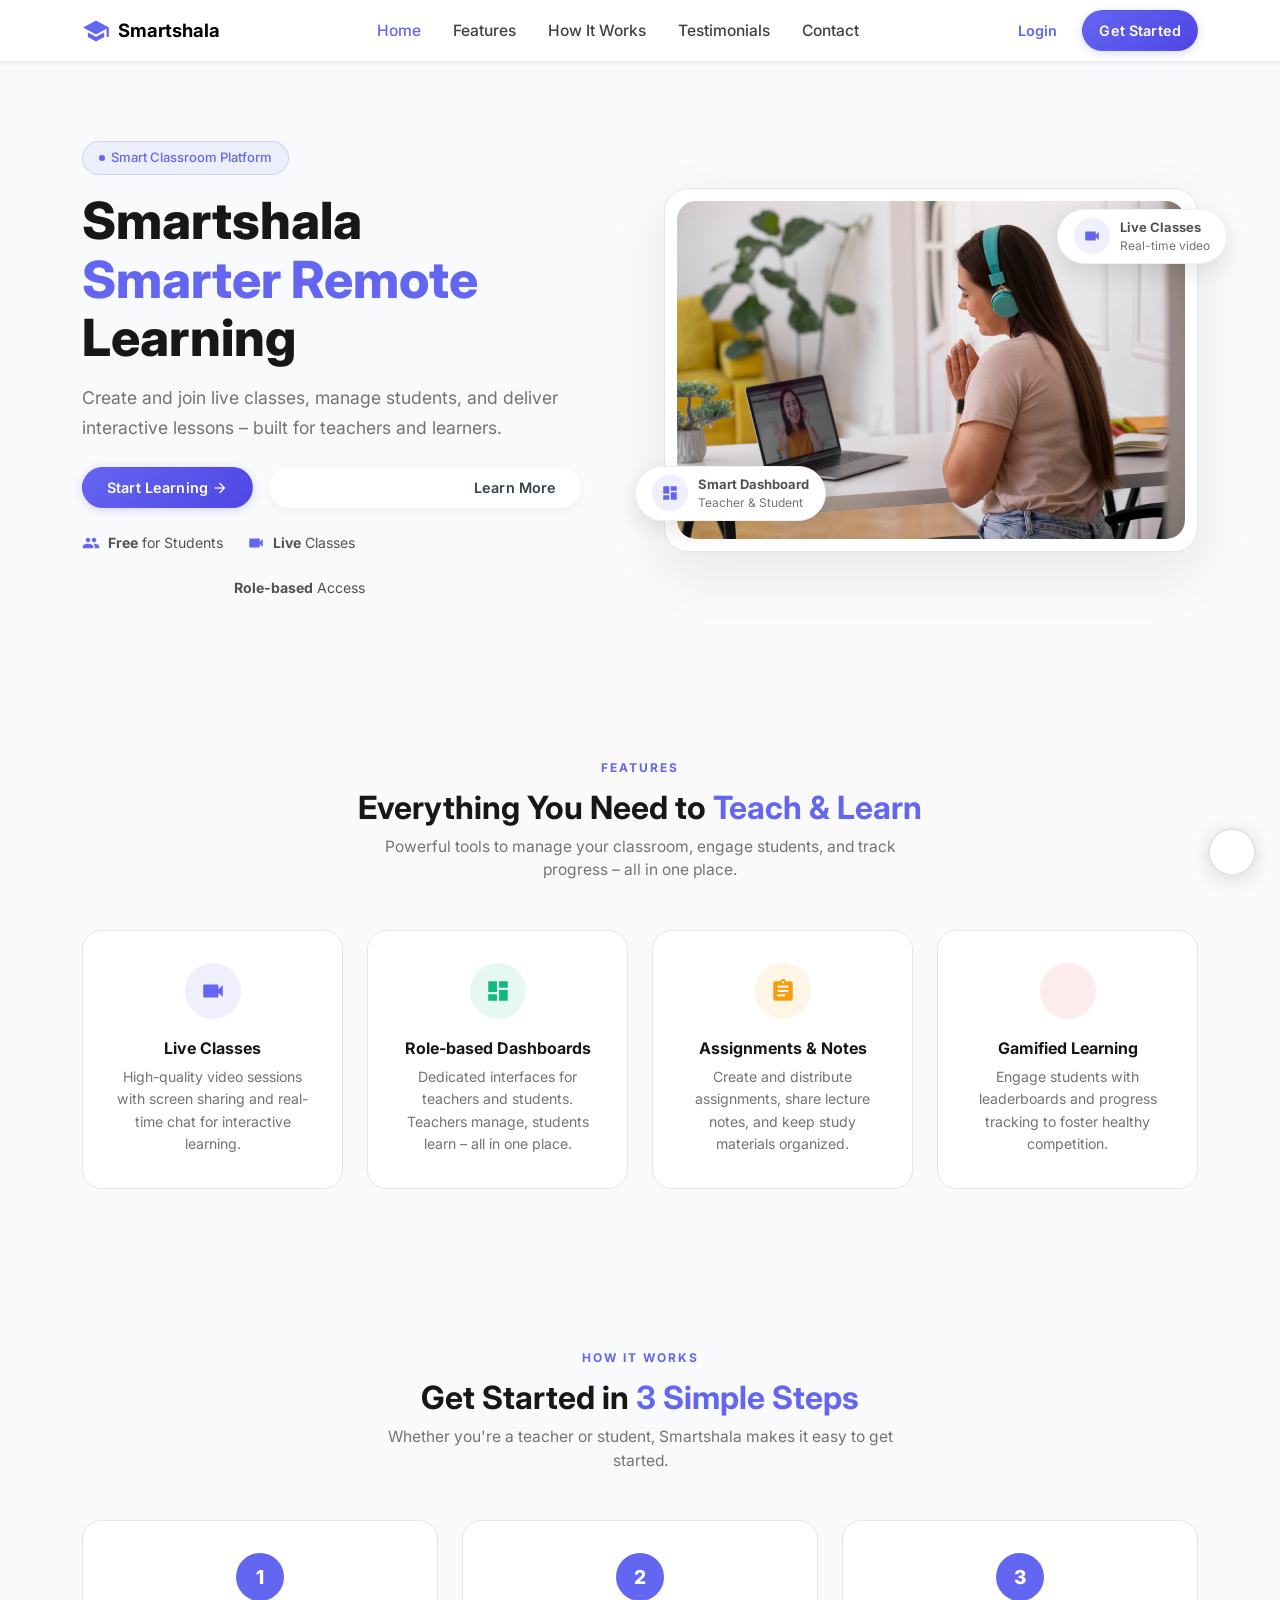
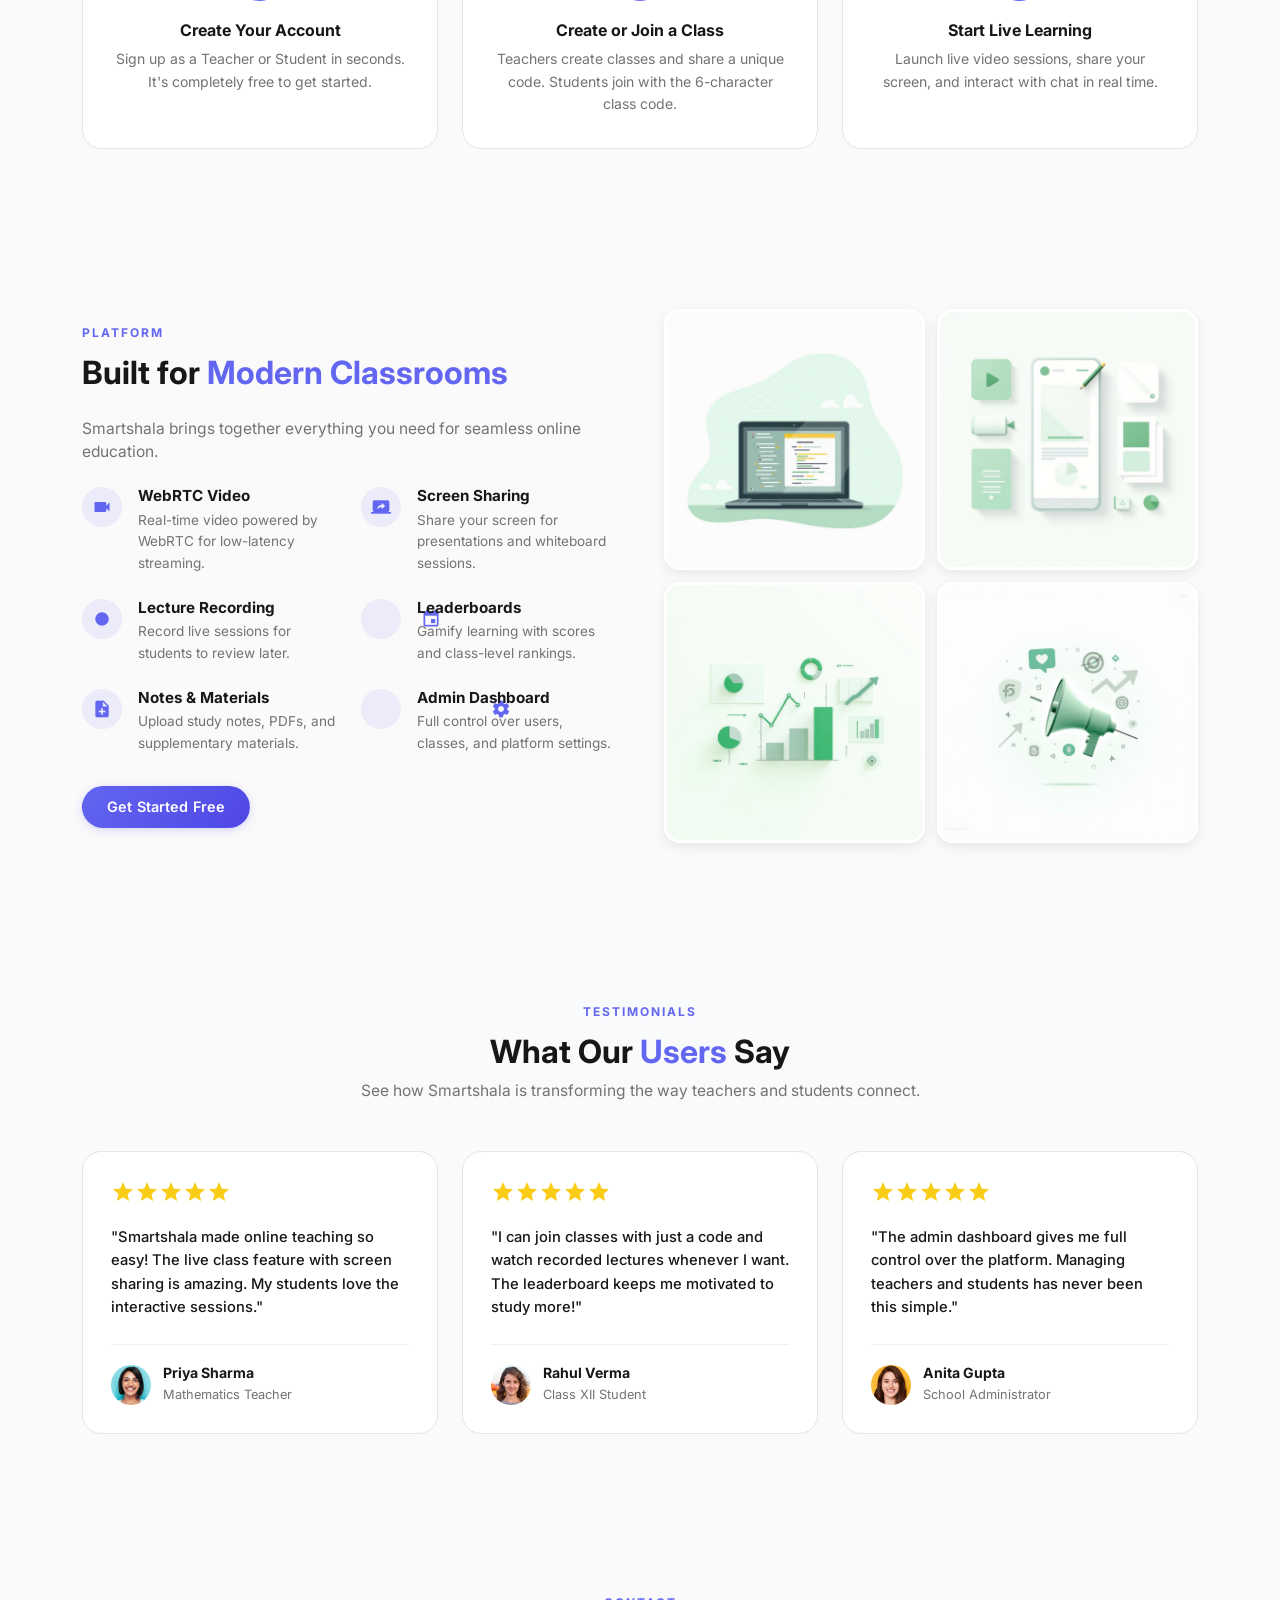
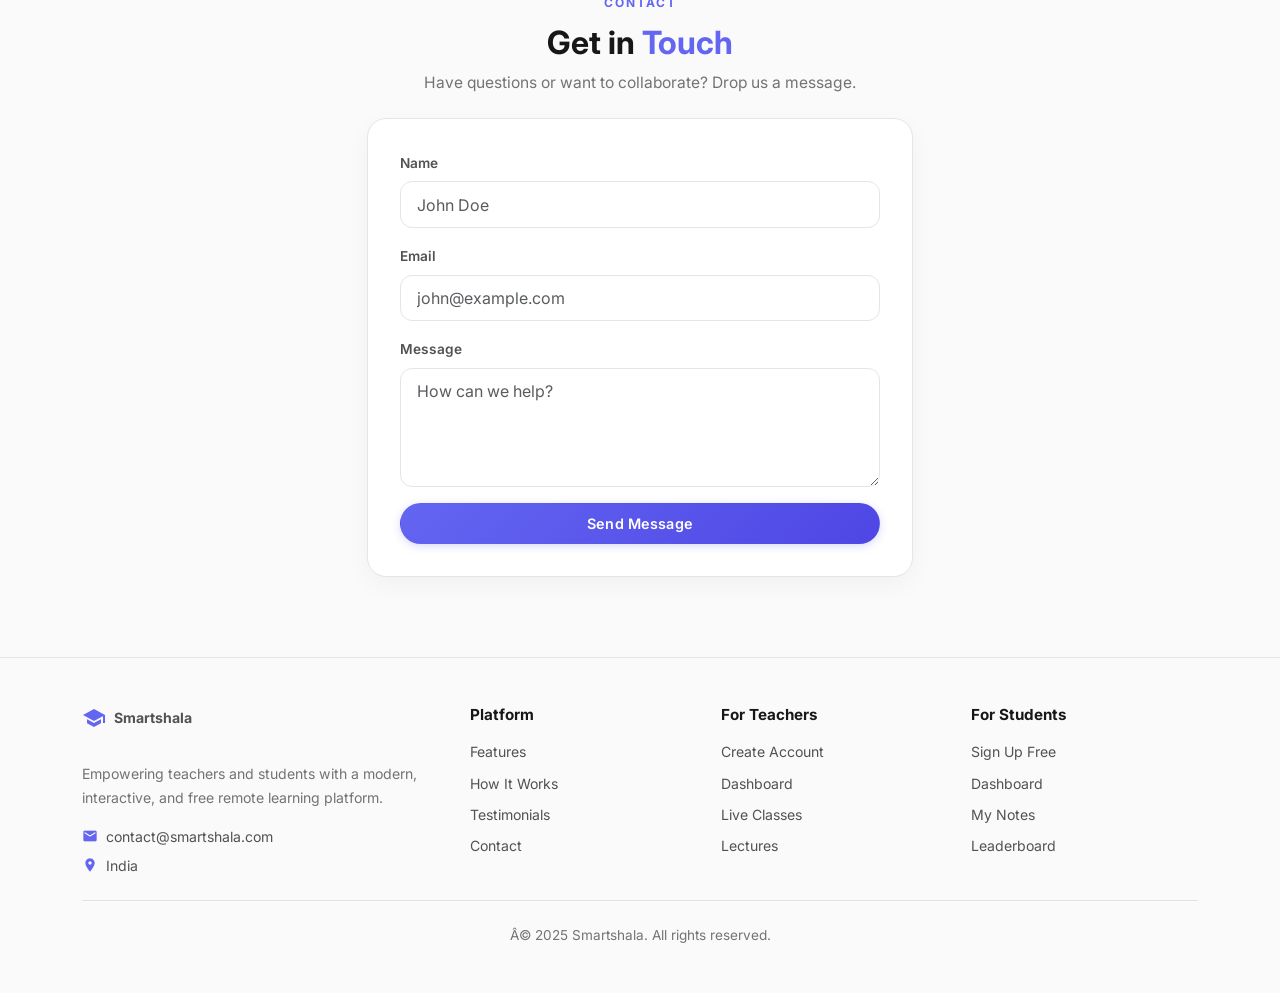
<file: target/classes/static/html/index.html>
<!DOCTYPE html>
<html lang="en">

<head>
  <meta charset="UTF-8" />
  <title>Smartshala : Smarter Remote Learning</title>
  <meta name="description" content="Create and join live classes, manage students, and deliver interactive lessons  –  built for teachers and learners.">
  <meta name="viewport" content="width=device-width, initial-scale=1">
  <link href="https://cdn.jsdelivr.net/npm/bootstrap@5.3.3/dist/css/bootstrap.min.css" rel="stylesheet">
  <link href="https://fonts.googleapis.com/icon?family=Material+Icons" rel="stylesheet">
  <link href="https://fonts.googleapis.com/css2?family=Inter:wght@300;400;500;600;700;800&display=swap" rel="stylesheet">
  <link rel="stylesheet" href="../css/styles.css" />
  <style>
    body { font-family: 'Inter', system-ui, -apple-system, sans-serif; }

    /* Hero */
    .hero-badge { display: inline-flex; align-items: center; gap: 6px; background: rgba(99,102,241,0.08); color: #6366f1; border: 1px solid rgba(99,102,241,0.2); border-radius: 50rem; padding: 6px 16px; font-size: 13px; font-weight: 500; }
    .hero-badge .dot { width: 6px; height: 6px; border-radius: 50%; background: #6366f1; }
    .hero-title { font-size: clamp(2rem, 5vw, 3.2rem); font-weight: 800; line-height: 1.15; color: #171717; }
    .hero-title .text-primary { color: #6366f1 !important; }
    .hero-desc { font-size: 1.1rem; color: #737373; line-height: 1.7; }
    .hero-stat { display: flex; align-items: center; gap: 8px; font-size: 0.88rem; color: #525252; }
    .hero-stat .material-icons { font-size: 18px; color: #6366f1; }

    /* Hero Image Card */
    .hero-img-card { position: relative; background: #fff; border-radius: 1.5rem; padding: 12px; box-shadow: 0 20px 60px rgba(0,0,0,0.08); border: 1px solid #e5e5e5; }
    .hero-img-card img { border-radius: 1.2rem; width: 100%; display: block; }
    .hero-float { position: absolute; background: #fff; border-radius: 50rem; display: flex; align-items: center; gap: 10px; padding: 8px 16px; box-shadow: 0 8px 24px rgba(0,0,0,0.1); border: 1px solid #f0f0f0; font-size: 13px; z-index: 2; }
    .hero-float .float-icon { width: 36px; height: 36px; border-radius: 50%; display: flex; align-items: center; justify-content: center; background: rgba(99,102,241,0.1); color: #6366f1; flex-shrink: 0; }
    .hero-float .float-icon .material-icons { font-size: 18px; }
    .hero-float-1 { top: 20px; right: -30px; }
    .hero-float-2 { bottom: 30px; left: -30px; }

    /* Section label */
    .section-label { font-size: 12px; font-weight: 700; text-transform: uppercase; letter-spacing: 2px; color: #6366f1; margin-bottom: 12px; }

    /* Feature cards */
    .feature-card { background: #fff; border: 1px solid #e5e5e5; border-radius: 1.2rem; padding: 2rem; text-align: center; transition: all 0.3s; height: 100%; }
    .feature-card:hover { transform: translateY(-6px); box-shadow: 0 20px 40px rgba(0,0,0,0.08); border-color: transparent; }
    .feature-icon { width: 56px; height: 56px; border-radius: 50%; display: flex; align-items: center; justify-content: center; margin: 0 auto 1.25rem; }
    .feature-icon .material-icons { font-size: 26px; }
    .feature-card h3 { font-size: 1rem; font-weight: 700; margin-bottom: 0.5rem; color: #171717; }
    .feature-card p { font-size: 0.88rem; color: #737373; margin: 0; line-height: 1.6; }

    /* Step cards */
    .step-card { background: #fff; border: 1px solid #e5e5e5; border-radius: 1.2rem; padding: 2rem; text-align: center; transition: all 0.3s; height: 100%; }
    .step-card:hover { transform: translateY(-6px); box-shadow: 0 20px 40px rgba(0,0,0,0.08); }
    .step-num { width: 48px; height: 48px; border-radius: 50%; background: #6366f1; color: #fff; display: flex; align-items: center; justify-content: center; margin: 0 auto 1.25rem; font-size: 1.2rem; font-weight: 800; }
    .step-card h3 { font-size: 1rem; font-weight: 700; margin-bottom: 0.5rem; color: #171717; }
    .step-card p { font-size: 0.88rem; color: #737373; margin: 0; line-height: 1.6; }

    /* Platform feature list */
    .platform-feature { display: flex; gap: 16px; margin-bottom: 1.5rem; }
    .platform-feature .pf-icon { width: 40px; height: 40px; border-radius: 50%; background: rgba(99,102,241,0.1); color: #6366f1; display: flex; align-items: center; justify-content: center; flex-shrink: 0; }
    .platform-feature .pf-icon .material-icons { font-size: 20px; }
    .platform-feature h4 { font-size: 0.95rem; font-weight: 700; margin: 0 0 4px; color: #171717; }
    .platform-feature p { font-size: 0.85rem; color: #737373; margin: 0; line-height: 1.6; }

    /* Platform image grid */
    .platform-img-grid { display: grid; grid-template-columns: repeat(2, 1fr); gap: 12px; }
    .platform-img-grid img { width: 100%; aspect-ratio: 1; object-fit: cover; border-radius: 1rem; border: 3px solid #fff; box-shadow: 0 4px 12px rgba(0,0,0,0.08); }

    /* Testimonial card */
    .testimonial-card { background: #fff; border: 1px solid #e5e5e5; border-radius: 1.2rem; padding: 1.75rem; height: 100%; transition: all 0.3s; }
    .testimonial-card:hover { box-shadow: 0 12px 32px rgba(0,0,0,0.08); }
    .stars { color: #facc15; font-size: 16px; }
    .testimonial-card blockquote { font-size: 0.92rem; font-weight: 500; color: #171717; line-height: 1.6; margin: 1rem 0 0; }
    .testimonial-author { display: flex; align-items: center; gap: 12px; margin-top: 1.5rem; padding-top: 1.25rem; border-top: 1px solid #f0f0f0; }
    .testimonial-author img { width: 40px; height: 40px; border-radius: 50%; object-fit: cover; }
    .testimonial-author h6 { font-size: 0.88rem; font-weight: 700; margin: 0; color: #171717; }
    .testimonial-author small { color: #737373; font-size: 0.8rem; }

    /* Contact */
    .contact-card { background: #fff; border: 1px solid #e5e5e5; border-radius: 1.2rem; padding: 2rem; box-shadow: 0 8px 24px rgba(0,0,0,0.04); }
    .contact-card .form-control { border-radius: 0.75rem; border: 1px solid #e5e5e5; padding: 0.65rem 1rem; }
    .contact-card .form-control:focus { border-color: #6366f1; box-shadow: 0 0 0 3px rgba(99,102,241,0.1); }

    /* Footer */
    .site-footer { background: #fafafa; border-top: 1px solid #e5e5e5; }
    .site-footer a { color: #525252; text-decoration: none; font-size: 0.88rem; }
    .site-footer a:hover { color: #6366f1; }
    .footer-brand { display: flex; align-items: center; gap: 8px; font-weight: 700; font-size: 1.15rem; color: #171717; text-decoration: none; }

    /* Responsive */
    @media (max-width: 991px) {
      .hero-float { display: none; }
      .platform-img-grid { grid-template-columns: repeat(2, 1fr); }
    }
    @media (max-width: 575px) {
      .hero-stats { flex-direction: column; gap: 8px !important; }
    }
  </style>
</head>

<body>
  <!-- Navbar -->
  <nav class="navbar navbar-expand-lg bg-white shadow-sm sticky-top" style="padding:10px 0">
    <div class="container">
      <a class="navbar-brand d-flex align-items-center gap-2" href="index.html">
        <span class="material-icons text-primary" style="font-size:28px">school</span>
        <span class="fw-bold" style="font-size:1.15rem">Smartshala</span>
      </a>
      <button class="navbar-toggler border-0" type="button" data-bs-toggle="collapse" data-bs-target="#navbarNav">
        <span class="navbar-toggler-icon"></span>
      </button>
      <div class="collapse navbar-collapse" id="navbarNav">
        <ul class="navbar-nav mx-auto mb-2 mb-lg-0">
          <li class="nav-item"><a href="#hero" class="nav-link">Home</a></li>
          <li class="nav-item"><a href="#features" class="nav-link">Features</a></li>
          <li class="nav-item"><a href="#how-it-works" class="nav-link">How It Works</a></li>
          <li class="nav-item"><a href="#testimonials" class="nav-link">Testimonials</a></li>
          <li class="nav-item"><a href="#contact" class="nav-link">Contact</a></li>
        </ul>
        <div class="d-flex gap-2">
          <a href="login.html" class="btn btn-outline-primary btn-sm px-3">Login</a>
          <a href="register.html" class="btn btn-primary btn-sm px-3">Get Started</a>
        </div>
      </div>
    </div>
  </nav>

  <!-- ============ HERO ============ -->
  <section class="py-5" id="hero" style="padding-top:5rem!important;padding-bottom:5rem!important">
    <div class="container">
      <div class="row align-items-center g-5">
        <div class="col-lg-6">
          <div class="hero-badge mb-3">
            <span class="dot"></span>
            Smart Classroom Platform
          </div>
          <h1 class="hero-title mb-3">
            Smartshala<br>
            <span class="text-primary">Smarter Remote</span><br>
            Learning
          </h1>
          <p class="hero-desc mb-4">
            Create and join live classes, manage students, and deliver interactive lessons  –  built for teachers and learners.
          </p>
          <div class="d-flex gap-3 mb-4">
            <a href="register.html" class="btn btn-primary px-4">
              Start Learning
              <span class="material-icons ms-1" style="font-size:16px">arrow_forward</span>
            </a>
            <a href="#features" class="btn btn-light px-4">
              <span class="material-icons text-primary me-1" style="font-size:16px">play_circle</span>
              Learn More
            </a>
          </div>
          <div class="d-flex gap-4 flex-wrap hero-stats">
            <div class="hero-stat">
              <span class="material-icons">group</span>
              <span><strong>Free</strong> for Students</span>
            </div>
            <div class="hero-stat">
              <span class="material-icons">videocam</span>
              <span><strong>Live</strong> Classes</span>
            </div>
            <div class="hero-stat">
              <span class="material-icons">verified</span>
              <span><strong>Role-based</strong> Access</span>
            </div>
          </div>
        </div>
        <div class="col-lg-6">
          <div class="hero-img-card">
            <img src="../images/hero-img.jpg" alt="Smartshala Live Classroom" />
            <div class="hero-float hero-float-1">
              <div class="float-icon"><span class="material-icons">videocam</span></div>
              <div>
                <div class="fw-bold">Live Classes</div>
                <div style="color:#737373;font-size:12px">Real-time video</div>
              </div>
            </div>
            <div class="hero-float hero-float-2">
              <div class="float-icon"><span class="material-icons">dashboard</span></div>
              <div>
                <div class="fw-bold">Smart Dashboard</div>
                <div style="color:#737373;font-size:12px">Teacher & Student</div>
              </div>
            </div>
          </div>
        </div>
      </div>
    </div>
  </section>

  <!-- ============ FEATURES ============ -->
  <section class="py-5" id="features" style="padding-top:5rem!important;padding-bottom:5rem!important;background:#fafafa">
    <div class="container">
      <div class="text-center mb-5">
        <div class="section-label">Features</div>
        <h2 class="fw-bold" style="font-size:2rem">Everything You Need to <span class="text-primary">Teach & Learn</span></h2>
        <p class="text-muted mx-auto" style="max-width:520px">Powerful tools to manage your classroom, engage students, and track progress  –  all in one place.</p>
      </div>
      <div class="row g-4">
        <div class="col-lg-3 col-md-6">
          <div class="feature-card">
            <div class="feature-icon" style="background:rgba(99,102,241,0.1);color:#6366f1">
              <span class="material-icons">videocam</span>
            </div>
            <h3>Live Classes</h3>
            <p>High-quality video sessions with screen sharing and real-time chat for interactive learning.</p>
          </div>
        </div>
        <div class="col-lg-3 col-md-6">
          <div class="feature-card">
            <div class="feature-icon" style="background:rgba(16,185,129,0.1);color:#10b981">
              <span class="material-icons">dashboard</span>
            </div>
            <h3>Role-based Dashboards</h3>
            <p>Dedicated interfaces for teachers and students. Teachers manage, students learn  –  all in one place.</p>
          </div>
        </div>
        <div class="col-lg-3 col-md-6">
          <div class="feature-card">
            <div class="feature-icon" style="background:rgba(245,158,11,0.1);color:#f59e0b">
              <span class="material-icons">assignment</span>
            </div>
            <h3>Assignments & Notes</h3>
            <p>Create and distribute assignments, share lecture notes, and keep study materials organized.</p>
          </div>
        </div>
        <div class="col-lg-3 col-md-6">
          <div class="feature-card">
            <div class="feature-icon" style="background:rgba(239,68,68,0.1);color:#ef4444">
              <span class="material-icons">leaderboard</span>
            </div>
            <h3>Gamified Learning</h3>
            <p>Engage students with leaderboards and progress tracking to foster healthy competition.</p>
          </div>
        </div>
      </div>
    </div>
  </section>

  <!-- ============ HOW IT WORKS ============ -->
  <section class="py-5" id="how-it-works" style="padding-top:5rem!important;padding-bottom:5rem!important">
    <div class="container">
      <div class="text-center mb-5">
        <div class="section-label">How It Works</div>
        <h2 class="fw-bold" style="font-size:2rem">Get Started in <span class="text-primary">3 Simple Steps</span></h2>
        <p class="text-muted mx-auto" style="max-width:520px">Whether you're a teacher or student, Smartshala makes it easy to get started.</p>
      </div>
      <div class="row g-4">
        <div class="col-lg-4">
          <div class="step-card">
            <div class="step-num">1</div>
            <h3>Create Your Account</h3>
            <p>Sign up as a Teacher or Student in seconds. It's completely free to get started.</p>
          </div>
        </div>
        <div class="col-lg-4">
          <div class="step-card">
            <div class="step-num">2</div>
            <h3>Create or Join a Class</h3>
            <p>Teachers create classes and share a unique code. Students join with the 6-character class code.</p>
          </div>
        </div>
        <div class="col-lg-4">
          <div class="step-card">
            <div class="step-num">3</div>
            <h3>Start Live Learning</h3>
            <p>Launch live video sessions, share your screen, and interact with chat in real time.</p>
          </div>
        </div>
      </div>
    </div>
  </section>

  <!-- ============ PLATFORM DETAILS ============ -->
  <section class="py-5" id="platform" style="padding-top:5rem!important;padding-bottom:5rem!important;background:#fafafa">
    <div class="container">
      <div class="row align-items-center g-5">
        <div class="col-lg-6">
          <div class="section-label">Platform</div>
          <h2 class="fw-bold mb-4" style="font-size:2rem">Built for <span class="text-primary">Modern Classrooms</span></h2>
          <p class="text-muted mb-4">Smartshala brings together everything you need for seamless online education.</p>
          <div class="row">
            <div class="col-md-6">
              <div class="platform-feature">
                <div class="pf-icon"><span class="material-icons">videocam</span></div>
                <div><h4>WebRTC Video</h4><p>Real-time video powered by WebRTC for low-latency streaming.</p></div>
              </div>
            </div>
            <div class="col-md-6">
              <div class="platform-feature">
                <div class="pf-icon"><span class="material-icons">screen_share</span></div>
                <div><h4>Screen Sharing</h4><p>Share your screen for presentations and whiteboard sessions.</p></div>
              </div>
            </div>
            <div class="col-md-6">
              <div class="platform-feature">
                <div class="pf-icon"><span class="material-icons">fiber_manual_record</span></div>
                <div><h4>Lecture Recording</h4><p>Record live sessions for students to review later.</p></div>
              </div>
            </div>
            <div class="col-md-6">
              <div class="platform-feature">
                <div class="pf-icon"><span class="material-icons">emoji_events</span></div>
                <div><h4>Leaderboards</h4><p>Gamify learning with scores and class-level rankings.</p></div>
              </div>
            </div>
            <div class="col-md-6">
              <div class="platform-feature">
                <div class="pf-icon"><span class="material-icons">note_add</span></div>
                <div><h4>Notes & Materials</h4><p>Upload study notes, PDFs, and supplementary materials.</p></div>
              </div>
            </div>
            <div class="col-md-6">
              <div class="platform-feature">
                <div class="pf-icon"><span class="material-icons">admin_panel_settings</span></div>
                <div><h4>Admin Dashboard</h4><p>Full control over users, classes, and platform settings.</p></div>
              </div>
            </div>
          </div>
          <a href="register.html" class="btn btn-primary mt-2 px-4">Get Started Free</a>
        </div>
        <div class="col-lg-6">
          <div class="platform-img-grid">
            <img src="../images/course-img-1.jpg" alt="Live Class Session" />
            <img src="../images/course-img-2.jpg" alt="Student Dashboard" />
            <img src="../images/course-img-3.jpg" alt="Teacher Dashboard" />
            <img src="../images/course-img-4.jpg" alt="Leaderboard" />
          </div>
        </div>
      </div>
    </div>
  </section>

  <!-- ============ TESTIMONIALS ============ -->
  <section class="py-5" id="testimonials" style="padding-top:5rem!important;padding-bottom:5rem!important">
    <div class="container">
      <div class="text-center mb-5">
        <div class="section-label">Testimonials</div>
        <h2 class="fw-bold" style="font-size:2rem">What Our <span class="text-primary">Users</span> Say</h2>
        <p class="text-muted">See how Smartshala is transforming the way teachers and students connect.</p>
      </div>
      <div class="row g-4">
        <div class="col-lg-4">
          <div class="testimonial-card">
            <div class="stars">
              <span class="material-icons">star</span><span class="material-icons">star</span><span class="material-icons">star</span><span class="material-icons">star</span><span class="material-icons">star</span>
            </div>
            <blockquote>"Smartshala made online teaching so easy! The live class feature with screen sharing is amazing. My students love the interactive sessions."</blockquote>
            <div class="testimonial-author">
              <img src="../images/avatar/avatar-1.jpg" alt="Priya Sharma" />
              <div>
                <h6>Priya Sharma</h6>
                <small>Mathematics Teacher</small>
              </div>
            </div>
          </div>
        </div>
        <div class="col-lg-4">
          <div class="testimonial-card">
            <div class="stars">
              <span class="material-icons">star</span><span class="material-icons">star</span><span class="material-icons">star</span><span class="material-icons">star</span><span class="material-icons">star</span>
            </div>
            <blockquote>"I can join classes with just a code and watch recorded lectures whenever I want. The leaderboard keeps me motivated to study more!"</blockquote>
            <div class="testimonial-author">
              <img src="../images/avatar/avatar-2.jpg" alt="Rahul Verma" />
              <div>
                <h6>Rahul Verma</h6>
                <small>Class XII Student</small>
              </div>
            </div>
          </div>
        </div>
        <div class="col-lg-4">
          <div class="testimonial-card">
            <div class="stars">
              <span class="material-icons">star</span><span class="material-icons">star</span><span class="material-icons">star</span><span class="material-icons">star</span><span class="material-icons">star</span>
            </div>
            <blockquote>"The admin dashboard gives me full control over the platform. Managing teachers and students has never been this simple."</blockquote>
            <div class="testimonial-author">
              <img src="../images/avatar/avatar-3.jpg" alt="Anita Gupta" />
              <div>
                <h6>Anita Gupta</h6>
                <small>School Administrator</small>
              </div>
            </div>
          </div>
        </div>
      </div>
    </div>
  </section>

  <!-- ============ CONTACT ============ -->
  <section class="py-5" id="contact" style="padding-top:5rem!important;padding-bottom:5rem!important;background:#fafafa">
    <div class="container">
      <div class="row justify-content-center">
        <div class="col-lg-6">
          <div class="text-center mb-4">
            <div class="section-label">Contact</div>
            <h2 class="fw-bold" style="font-size:2rem">Get in <span class="text-primary">Touch</span></h2>
            <p class="text-muted">Have questions or want to collaborate? Drop us a message.</p>
          </div>
          <div class="contact-card">
            <form id="contact-form">
              <div class="mb-3">
                <label class="form-label fw-semibold small" for="contact-name">Name</label>
                <input type="text" class="form-control" id="contact-name" required placeholder="John Doe">
              </div>
              <div class="mb-3">
                <label class="form-label fw-semibold small" for="contact-email">Email</label>
                <input type="email" class="form-control" id="contact-email" required placeholder="john@example.com">
              </div>
              <div class="mb-3">
                <label class="form-label fw-semibold small" for="contact-message">Message</label>
                <textarea class="form-control" id="contact-message" rows="4" required placeholder="How can we help?"></textarea>
              </div>
              <div class="d-grid">
                <button class="btn btn-primary" type="submit">Send Message</button>
              </div>
            </form>
          </div>
        </div>
      </div>
    </div>
  </section>

  <!-- ============ FOOTER ============ -->
  <footer class="site-footer py-5">
    <div class="container">
      <div class="row g-5">
        <div class="col-lg-4">
          <a class="footer-brand mb-3 d-inline-flex" href="index.html">
            <span class="material-icons text-primary" style="font-size:24px">school</span>
            <span>Smartshala</span>
          </a>
          <p class="text-muted mt-3" style="font-size:0.88rem;line-height:1.7">Empowering teachers and students with a modern, interactive, and free remote learning platform.</p>
          <div class="d-flex flex-column gap-2 mt-3">
            <span class="d-flex align-items-center gap-2" style="font-size:0.88rem">
              <span class="material-icons text-primary" style="font-size:16px">email</span>
              contact@smartshala.com
            </span>
            <span class="d-flex align-items-center gap-2" style="font-size:0.88rem">
              <span class="material-icons text-primary" style="font-size:16px">location_on</span>
              India
            </span>
          </div>
        </div>
        <div class="col-lg-8">
          <div class="row">
            <div class="col-4">
              <h6 class="fw-bold mb-3" style="font-size:0.95rem">Platform</h6>
              <ul class="list-unstyled d-flex flex-column gap-2">
                <li><a href="#features">Features</a></li>
                <li><a href="#how-it-works">How It Works</a></li>
                <li><a href="#testimonials">Testimonials</a></li>
                <li><a href="#contact">Contact</a></li>
              </ul>
            </div>
            <div class="col-4">
              <h6 class="fw-bold mb-3" style="font-size:0.95rem">For Teachers</h6>
              <ul class="list-unstyled d-flex flex-column gap-2">
                <li><a href="register.html">Create Account</a></li>
                <li><a href="teacher-dashboard.html">Dashboard</a></li>
                <li><a href="liveclass.html">Live Classes</a></li>
                <li><a href="lectures.html">Lectures</a></li>
              </ul>
            </div>
            <div class="col-4">
              <h6 class="fw-bold mb-3" style="font-size:0.95rem">For Students</h6>
              <ul class="list-unstyled d-flex flex-column gap-2">
                <li><a href="register.html">Sign Up Free</a></li>
                <li><a href="student-dashboard.html">Dashboard</a></li>
                <li><a href="notes.html">My Notes</a></li>
                <li><a href="leaderboard.html">Leaderboard</a></li>
              </ul>
            </div>
          </div>
        </div>
      </div>
      <div class="border-top mt-4 pt-4 text-center">
        <p class="text-muted mb-0" style="font-size:0.85rem">Â© 2025 Smartshala. All rights reserved.</p>
      </div>
    </div>
  </footer>

  <script src="https://cdn.jsdelivr.net/npm/bootstrap@5.3.3/dist/js/bootstrap.bundle.min.js"></script>
  <script src="../js/app.js"></script>
  <script src="../js/theme-toggle.js"></script>
  <script>
    // Smooth scroll
    document.querySelectorAll('.nav-link[href^="#"]').forEach(link => {
      link.addEventListener('click', function (e) {
        e.preventDefault();
        const target = document.querySelector(this.getAttribute('href'));
        if (target) window.scrollTo({ top: target.offsetTop - 80, behavior: 'smooth' });
      });
    });

    // Active link on scroll
    const sections = document.querySelectorAll("section[id]");
    const navLinks = document.querySelectorAll(".nav-link");
    window.addEventListener("scroll", () => {
      let scrollPos = window.scrollY + 100;
      sections.forEach(sec => {
        if (scrollPos >= sec.offsetTop && scrollPos < sec.offsetTop + sec.offsetHeight) {
          navLinks.forEach(link => {
            link.classList.remove("active");
            if (link.getAttribute("href") === `#${sec.id}`) link.classList.add("active");
          });
        }
      });
    });
  </script>
</body>
</html>
</file>
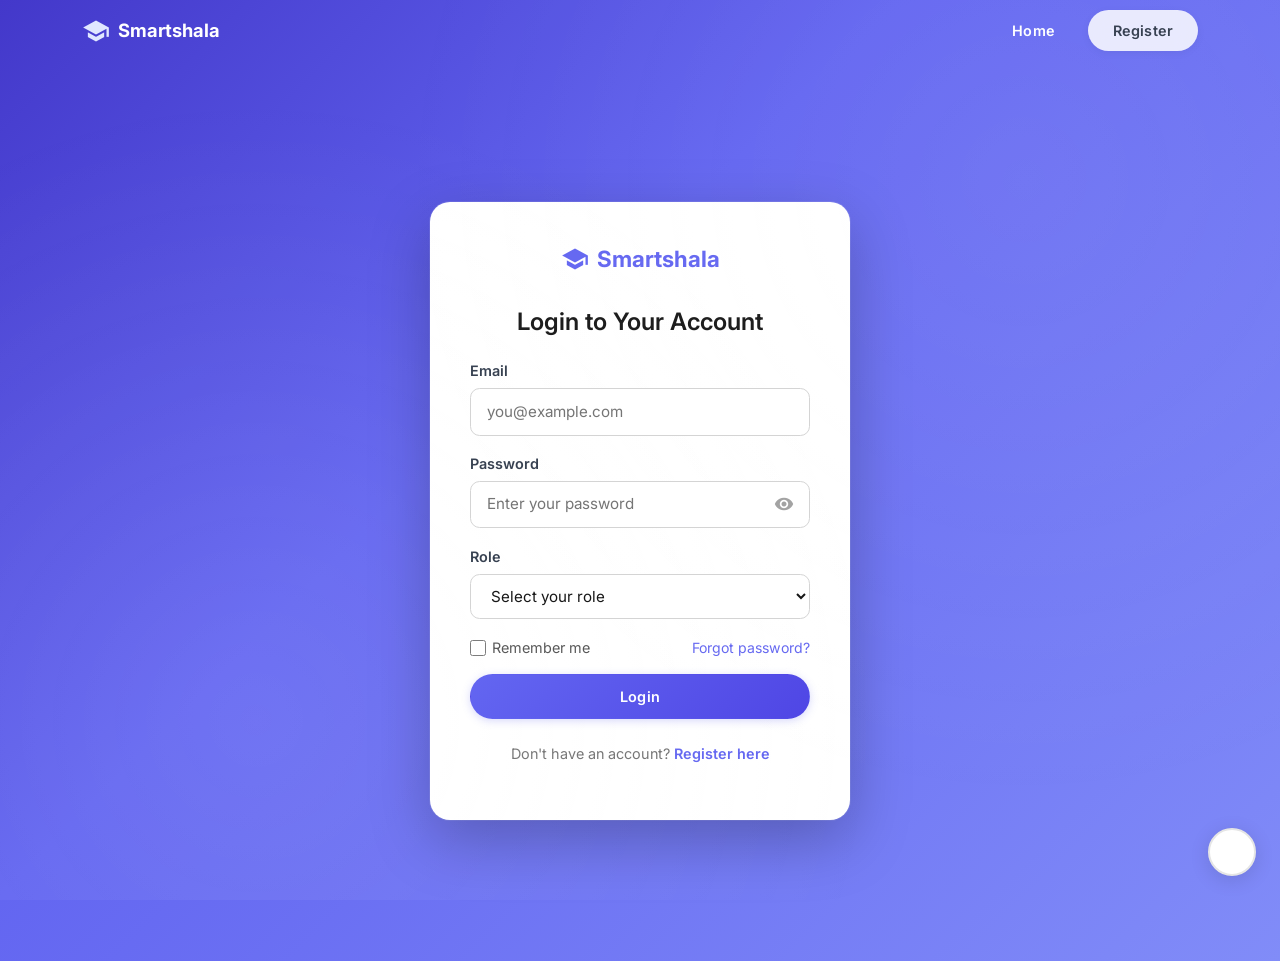
<file: target/classes/static/html/admin-dashboard.html>
<!DOCTYPE html>
<html lang="en">
<head>
  <meta charset="utf-8" />
  <meta name="viewport" content="width=device-width, initial-scale=1" />
  <title>Admin Dashboard - Smartshala</title>
  <link href="https://cdn.jsdelivr.net/npm/bootstrap@5.3.3/dist/css/bootstrap.min.css" rel="stylesheet">
  <link href="https://fonts.googleapis.com/icon?family=Material+Icons" rel="stylesheet">
  <link rel="stylesheet" href="../css/styles.css" />
  <style>
    .data-table { width: 100%; border-collapse: collapse; }
    .data-table th, .data-table td { padding: 0.75rem 1rem; text-align: left; border-bottom: 1px solid #e5e5e5; }
    .data-table th { background: #fafafa; font-weight: 500; color: #737373; font-size: 0.85rem; text-transform: uppercase; }
    .data-table tr:hover { background: #fafafa; }
    .badge-student { background: #e0e7ff; color: #6366f1; }
    .badge-teacher { background: #d1fae5; color: #10b981; }
    .badge-admin { background: #fee2e2; color: #ef4444; }
    .action-btn { padding: 0.25rem 0.5rem; font-size: 0.8rem; border-radius: 50rem; border: 1px solid #e5e5e5; background: #fff; cursor: pointer; transition: all 0.2s; }
    .action-btn:hover { background: #fafafa; border-color: #d4d4d4; }
  </style>
</head>
<body>
  <!-- Navbar -->
  <nav class="navbar navbar-expand-lg dashboard-nav">
    <div class="container-fluid px-4">
      <a class="navbar-brand d-inline-flex gap-2 align-items-center" href="index.html">
        <span class="material-icons text-primary" style="font-size:24px">school</span>
        <span class="fw-bold">Smartshala</span>
      </a>
      <button class="navbar-toggler" type="button" data-bs-toggle="collapse" data-bs-target="#dashNav">
        <span class="navbar-toggler-icon"></span>
      </button>
      <div class="collapse navbar-collapse" id="dashNav">
        <ul class="navbar-nav me-auto mb-2 mb-lg-0 ms-4">
          <li class="nav-item"><a class="nav-link active" href="admin-dashboard.html"><span class="material-icons">admin_panel_settings</span> Admin</a></li>
        </ul>
        <a href="#" id="logout" class="btn btn-outline-primary btn-sm">
          <span class="material-icons" style="font-size:16px">logout</span> Logout
        </a>
      </div>
    </div>
  </nav>

  <main class="container py-5">
    <div class="page-header mb-4">
      <div class="position-relative" style="z-index:1">
        <h1><span class="material-icons me-2" style="font-size:1.5rem;vertical-align:middle">admin_panel_settings</span>Admin Dashboard</h1>
        <p>Manage users, classes, and platform overview</p>
      </div>
    </div>

    <!-- Stats -->
    <div class="row g-4 mb-5">
      <div class="col-lg-3 col-md-6">
        <div class="stat-card">
          <div class="stat-icon" style="background:#e0e7ff;color:#6366f1">
            <span class="material-icons" style="font-size:2rem">people</span>
          </div>
          <h5>Total Students</h5>
          <p class="fw-bold fs-4 text-primary mb-0" id="student-count">...</p>
        </div>
      </div>
      <div class="col-lg-3 col-md-6">
        <div class="stat-card">
          <div class="stat-icon" style="background:#d1fae5;color:#10b981">
            <span class="material-icons" style="font-size:2rem">person</span>
          </div>
          <h5>Total Teachers</h5>
          <p class="fw-bold fs-4 mb-0" style="color:#10b981" id="teacher-count">...</p>
        </div>
      </div>
      <div class="col-lg-3 col-md-6">
        <div class="stat-card">
          <div class="stat-icon" style="background:#fef3c7;color:#f59e0b">
            <span class="material-icons" style="font-size:2rem">class</span>
          </div>
          <h5>Active Classes</h5>
          <p class="fw-bold fs-4 mb-0" style="color:#f59e0b" id="active-classes">...</p>
        </div>
      </div>
      <div class="col-lg-3 col-md-6">
        <div class="stat-card">
          <div class="stat-icon" style="background:#fee2e2;color:#ef4444">
            <span class="material-icons" style="font-size:2rem">video_library</span>
          </div>
          <h5>Total Lectures</h5>
          <p class="fw-bold fs-4 mb-0" style="color:#ef4444" id="lecture-count">...</p>
        </div>
      </div>
    </div>

    <div class="row g-4">
      <!-- Users Table -->
      <div class="col-lg-8">
        <div class="card rounded-4 border-0" style="background:#eef2ff; box-shadow:inset 0 2px 4px rgba(0,0,0,0.02)">
          <div class="card-header bg-transparent px-4 py-3 border-0">
            <h5 class="mb-0 fw-bold" style="color:#3730a3">Users</h5>
          </div>
          <div class="card-body p-4">
            <div class="d-flex gap-2 mb-3">
              <input type="text" id="search" placeholder="Search users..." class="form-control form-control-sm" style="border-radius:50rem;flex:1">
              <select id="role-filter" class="form-select form-select-sm" style="border-radius:50rem;width:auto">
                <option value="">All roles</option>
                <option value="student">Students</option>
                <option value="teacher">Teachers</option>
                <option value="admin">Admins</option>
              </select>
              <button class="btn btn-primary btn-sm" onclick="showAddUserModal()">
                <span class="material-icons" style="font-size:14px">add</span> Add User
              </button>
            </div>
            <div style="overflow-x:auto">
              <table class="data-table">
                <thead>
                  <tr><th>Name</th><th>Email</th><th>Role</th><th>Joined</th><th>Actions</th></tr>
                </thead>
                <tbody id="users-table">
                  <tr><td colspan="5" style="text-align:center">Loading...</td></tr>
                </tbody>
              </table>
            </div>
          </div>
        </div>
      </div>

      <!-- Sidebar -->
      <div class="col-lg-4">
        <div class="card rounded-4 border-0 mb-4" style="background:#eef2ff; box-shadow:inset 0 2px 4px rgba(0,0,0,0.02)">
          <div class="card-header bg-transparent px-4 py-3 border-0">
            <h5 class="mb-0 fw-bold" style="color:#3730a3">Live Classes</h5>
          </div>
          <div class="card-body p-4" id="live-classes">
            <p class="text-muted">No active classes</p>
          </div>
        </div>

        <div class="card rounded-4 border-0" style="background:#eef2ff; box-shadow:inset 0 2px 4px rgba(0,0,0,0.02)">
          <div class="card-header bg-transparent px-4 py-3 border-0">
            <h5 class="mb-0 fw-bold" style="color:#3730a3">Recent Activity</h5>
          </div>
          <div class="card-body p-4" id="activity-log" style="max-height:400px;overflow-y:auto">
            <p class="text-muted">Loading activity...</p>
          </div>
        </div>
      </div>
    </div>
  </main>

  <!-- Add/Edit User Modal -->
  <div id="user-modal" class="smart-modal-overlay">
    <div class="smart-modal-content">
      <h3 id="modal-title" class="smart-modal-title">Add User</h3>
      <form id="user-form" onsubmit="handleUserSubmit(event)">
        <div class="mb-3">
          <label class="form-label fw-semibold">Name</label>
          <input type="text" id="user-name" required class="form-control" style="border-radius:50rem">
        </div>
        <div class="mb-3">
          <label class="form-label fw-semibold">Email</label>
          <input type="email" id="user-email" required class="form-control" style="border-radius:50rem">
        </div>
        <div class="mb-3">
          <label class="form-label fw-semibold">Password</label>
          <input type="password" id="user-password" required class="form-control" style="border-radius:50rem">
        </div>
        <div class="mb-3">
          <label class="form-label fw-semibold">Role</label>
          <select id="user-role" required class="form-select" style="border-radius:50rem">
            <option value="student">Student</option>
            <option value="teacher">Teacher</option>
            <option value="admin">Admin</option>
          </select>
        </div>
        <div class="d-flex gap-2 justify-content-end">
          <button type="button" class="btn btn-light" onclick="closeUserModal()">Cancel</button>
          <button type="submit" class="btn btn-primary">Save</button>
        </div>
      </form>
    </div>
  </div>

  <script src="https://cdn.jsdelivr.net/npm/bootstrap@5.3.3/dist/js/bootstrap.bundle.min.js"></script>
  <script src="../js/app.js"></script>
  <script src="../js/theme-toggle.js"></script>
  <script>
    const auth = JSON.parse(localStorage.getItem('smartshala_auth') || sessionStorage.getItem('smartshala_auth') || '{}');
    if (!auth.token || auth.role !== 'admin') { location.href = 'login.html'; }

    let users = [];
    let activeClasses = [];
    let recentActivity = [];
    let editingUserId = null;

    const usersTable = document.getElementById('users-table');
    const search = document.getElementById('search');
    const roleFilter = document.getElementById('role-filter');
    const userModal = document.getElementById('user-modal');
    const modalTitle = document.getElementById('modal-title');
    const userForm = document.getElementById('user-form');
    const liveClasses = document.getElementById('live-classes');
    const activityLog = document.getElementById('activity-log');
    const studentCount = document.getElementById('student-count');
    const teacherCount = document.getElementById('teacher-count');
    const activeClassesCount = document.getElementById('active-classes');
    const lectureCount = document.getElementById('lecture-count');

    async function loadData() {
      try {
        const res = await apiFetch('/api/admin/users', { headers: { 'Authorization': `Bearer ${auth.token}` } });
        if (!res) return;
        if (!res.ok) throw new Error('Failed to load users');
        users = await res.json();
        const stats = await apiFetch('/api/admin/stats', { headers: { 'Authorization': `Bearer ${auth.token}` } }).then(r => r.json());
        studentCount.textContent = stats.studentCount || '0';
        teacherCount.textContent = stats.teacherCount || '0';
        activeClassesCount.textContent = stats.activeClasses || '0';
        lectureCount.textContent = stats.lectureCount || '0';
        activeClasses = await apiFetch('/api/admin/live-classes', { headers: { 'Authorization': `Bearer ${auth.token}` } }).then(r => r.json());
        recentActivity = await apiFetch('/api/admin/activity', { headers: { 'Authorization': `Bearer ${auth.token}` } }).then(r => r.json());
        renderAll();
      } catch (err) { console.error('Load error:', err); alert('Failed to load data: ' + err.message); }
    }

    function renderUsers(filteredUsers = users) {
      usersTable.innerHTML = filteredUsers.map(u => `
        <tr>
          <td class="fw-semibold">${u.name}</td>
          <td class="text-muted">${u.email}</td>
          <td><span class="badge badge-${u.role} rounded-pill">${u.role}</span></td>
          <td class="text-muted small">${u.createdAt ? new Date(u.createdAt).toLocaleDateString() : '-'}</td>
          <td>
            <button class="action-btn" onclick="editUser('${u.id}')">Edit</button>
            <button class="action-btn" onclick="deleteUser('${u.id}')">Delete</button>
          </td>
        </tr>
      `).join('') || '<tr><td colspan="5" style="text-align:center">No users found</td></tr>';
    }

    function renderLiveClasses() {
      if (!activeClasses.length) { liveClasses.innerHTML = '<p class="text-muted">No active classes</p>'; return; }
      liveClasses.innerHTML = activeClasses.map(c => `
        <div class="py-2 border-bottom">
          <div class="fw-semibold">${c.teacher.name}</div>
          <div class="text-muted small">${c.studentCount} students â€¢ Started ${new Date(c.startTime).toLocaleTimeString()}</div>
          <button class="action-btn mt-1" onclick="joinClass('${c.id}')">Join Class</button>
        </div>
      `).join('');
    }

    function renderActivity() {
      activityLog.innerHTML = recentActivity.map(a => `
        <div class="py-2 border-bottom">
          <div class="text-muted small">${new Date(a.timestamp).toLocaleTimeString()}</div>
          <div>${a.message}</div>
        </div>
      `).join('') || '<p class="text-muted">No recent activity</p>';
    }

    function renderAll() {
      let filtered = [...users];
      const query = search.value.toLowerCase();
      if (query) { filtered = filtered.filter(u => u.name.toLowerCase().includes(query) || u.email.toLowerCase().includes(query)); }
      const role = roleFilter.value;
      if (role) { filtered = filtered.filter(u => u.role === role); }
      renderUsers(filtered); renderLiveClasses(); renderActivity();
    }

    function showAddUserModal() {
      editingUserId = null;
      modalTitle.textContent = 'Add User';
      userForm.reset();
      document.getElementById('user-password').required = true;
      document.getElementById('user-password').placeholder = '';
      userModal.classList.add('active');
    }
    function closeUserModal() {
      editingUserId = null;
      userModal.classList.remove('active');
      userForm.reset();
      document.getElementById('user-password').required = true;
    }

    async function handleUserSubmit(e) {
      e.preventDefault();
      const data = {
        name: document.getElementById('user-name').value,
        email: document.getElementById('user-email').value,
        role: document.getElementById('user-role').value
      };
      const password = document.getElementById('user-password').value;
      if (password) data.password = password;
      try {
        const url = editingUserId ? `/api/admin/users/${editingUserId}` : '/api/admin/users';
        const method = editingUserId ? 'PUT' : 'POST';
        const res = await fetch(url, { method, headers: { 'Content-Type': 'application/json', 'Authorization': `Bearer ${auth.token}` }, body: JSON.stringify(data) });
        if (!res.ok) {
          const err = await res.json().catch(() => ({}));
          throw new Error(err.error || 'Failed to save user');
        }
        closeUserModal(); loadData();
      } catch (err) { console.error('Submit error:', err); alert('Failed to save user: ' + err.message); }
    }

    async function editUser(id) {
      const user = users.find(u => u.id === id);
      if (!user) return;
      editingUserId = id;
      modalTitle.textContent = 'Edit User';
      document.getElementById('user-name').value = user.name;
      document.getElementById('user-email').value = user.email;
      document.getElementById('user-role').value = user.role;
      document.getElementById('user-password').value = '';
      document.getElementById('user-password').required = false;
      document.getElementById('user-password').placeholder = 'Leave blank to keep current password';
      userModal.classList.add('active');
    }

    async function deleteUser(id) {
      if (!confirm('Are you sure you want to delete this user?')) return;
      try {
        const res = await apiFetch(`/api/admin/users/${id}`, { method: 'DELETE', headers: { 'Authorization': `Bearer ${auth.token}` } });
        if (!res) return;
        if (!res.ok) throw new Error('Failed to delete user');
        loadData();
      } catch (err) { console.error('Delete error:', err); alert('Failed to delete user: ' + err.message); }
    }

    function joinClass(id) { window.open(`liveclass.html?room=${id}`, '_blank'); }

    search.addEventListener('input', renderAll);
    roleFilter.addEventListener('change', renderAll);

    document.getElementById('logout').addEventListener('click', (e) => {
      e.preventDefault();
      localStorage.removeItem('smartshala_auth');
      sessionStorage.removeItem('smartshala_auth');
      location.href = 'login.html';
    });

    loadData();
    setInterval(loadData, 30000);
  </script>
</body>
</html>
</file>
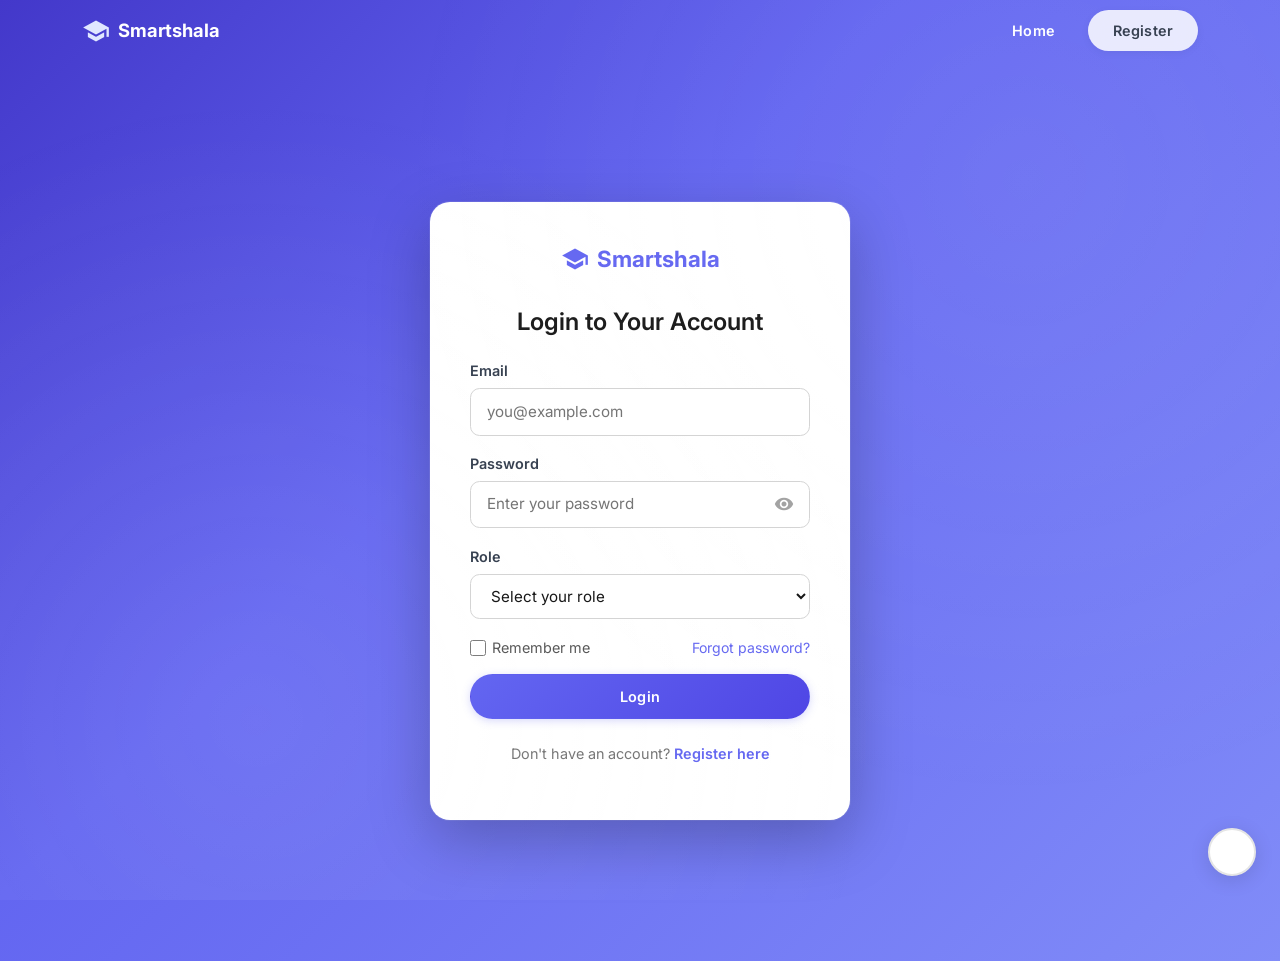
<file: target/classes/static/html/ai-planner.html>
<!DOCTYPE html>
<html lang="en">
<head>
  <meta charset="utf-8" />
  <meta name="viewport" content="width=device-width, initial-scale=1" />
  <title>AI Planner - Smartshala</title>
  <link href="https://cdn.jsdelivr.net/npm/bootstrap@5.3.3/dist/css/bootstrap.min.css" rel="stylesheet">
  <link href="https://fonts.googleapis.com/icon?family=Material+Icons" rel="stylesheet">
  <link rel="stylesheet" href="../css/styles.css" />
  <style>
    .planner-grid { display: grid; grid-template-columns: repeat(2, minmax(0, 1fr)); gap: 1.25rem; }
    .planner-output { display: grid; grid-template-columns: repeat(auto-fit, minmax(240px, 1fr)); gap: 0.85rem; }
    .planner-card { border: 1px solid #e5e7eb; border-radius: 0.75rem; padding: 1rem; background: #fff; }
    .planner-card h6 { color: #3730a3; }
    .step-number { width: 34px; height: 34px; border-radius: 50%; display: inline-flex; align-items: center; justify-content: center; background: #eef2ff; color: #4f46e5; font-weight: 800; }
    @media (max-width: 992px) { .planner-grid { grid-template-columns: 1fr; } }
  </style>
</head>
<body>
  <nav class="navbar navbar-expand-lg dashboard-nav">
    <div class="container-fluid px-4">
      <a class="navbar-brand d-inline-flex gap-2 align-items-center" href="index.html">
        <span class="material-icons text-primary" style="font-size:24px">school</span>
        <span class="fw-bold">Smartshala</span>
      </a>
      <button class="navbar-toggler" type="button" data-bs-toggle="collapse" data-bs-target="#dashNav">
        <span class="navbar-toggler-icon"></span>
      </button>
      <div class="collapse navbar-collapse" id="dashNav">
        <ul class="navbar-nav me-auto mb-2 mb-lg-0 ms-4" id="role-nav"></ul>
        <div class="d-flex align-items-center gap-3">
          <div class="profile-btn">
            <div class="text-end">
              <span class="profile-name" id="profile-name">User</span>
              <span class="profile-role d-block" id="profile-role">Role</span>
            </div>
            <img src="https://ui-avatars.com/api/?name=User&background=random" alt="Profile" id="profile-img" style="width:36px;height:36px;border-radius:50%;border:2px solid #e5e5e5">
          </div>
          <a href="#" id="logout-btn" class="btn btn-outline-primary btn-sm">
            <span class="material-icons" style="font-size:16px">logout</span> Logout
          </a>
        </div>
      </div>
    </div>
  </nav>

  <main class="container py-5">
    <div class="page-header mb-4">
      <div class="d-flex justify-content-between align-items-center flex-wrap gap-3 position-relative" style="z-index:1">
        <div>
          <h1><span class="material-icons me-2" style="font-size:1.5rem;vertical-align:middle">route</span>AI Study Planner</h1>
          <p>Build a learning path and timetable from your class goals</p>
        </div>
        <span class="badge bg-light text-primary rounded-pill px-3 py-2" id="class-count">Loading classes</span>
      </div>
    </div>

    <div class="planner-grid mb-4">
      <section class="card rounded-4 shadow-sm">
        <div class="card-header bg-transparent px-4 py-3">
          <h5 class="mb-0 fw-bold">AI Path Finder</h5>
        </div>
        <div class="card-body p-4">
          <form id="path-form" class="d-flex flex-column gap-3">
            <select id="path-class" class="form-select"></select>
            <input id="path-goal" class="form-control" placeholder="Goal, e.g. Master algebra before exam" required>
            <div class="row g-3">
              <div class="col-md-6">
                <select id="path-level" class="form-select">
                  <option value="beginner">Beginner</option>
                  <option value="intermediate">Intermediate</option>
                  <option value="advanced">Advanced</option>
                </select>
              </div>
              <div class="col-md-6">
                <input id="path-hours" class="form-control" type="number" min="2" max="40" value="6" placeholder="Weekly hours">
              </div>
            </div>
            <textarea id="path-focus" class="form-control" rows="3" placeholder="Weak areas or syllabus points"></textarea>
            <button class="btn btn-primary" type="submit">
              <span class="material-icons" style="font-size:16px;margin-right:4px">auto_awesome</span>
              Generate Path
            </button>
          </form>
        </div>
      </section>

      <section class="card rounded-4 shadow-sm">
        <div class="card-header bg-transparent px-4 py-3">
          <h5 class="mb-0 fw-bold">Timetable Scheduler</h5>
        </div>
        <div class="card-body p-4">
          <form id="time-form" class="d-flex flex-column gap-3">
            <select id="time-class" class="form-select"></select>
            <input id="time-goal" class="form-control" placeholder="Goal, e.g. Prepare for science test" required>
            <div class="row g-3">
              <div class="col-md-4">
                <input id="time-days" class="form-control" type="number" min="1" max="30" value="7" placeholder="Days">
              </div>
              <div class="col-md-4">
                <input id="time-hours" class="form-control" type="number" min="1" max="8" value="2" placeholder="Hours/day">
              </div>
              <div class="col-md-4">
                <input id="time-start" class="form-control" type="date">
              </div>
            </div>
            <select id="time-preferred" class="form-select">
              <option>Morning</option>
              <option>Afternoon</option>
              <option selected>Evening</option>
              <option>Night</option>
            </select>
            <textarea id="time-focus" class="form-control" rows="3" placeholder="Topics to prioritize"></textarea>
            <button class="btn btn-primary" type="submit">
              <span class="material-icons" style="font-size:16px;margin-right:4px">event_note</span>
              Build Timetable
            </button>
          </form>
        </div>
      </section>
    </div>

    <section class="card rounded-4 shadow-sm">
      <div class="card-header bg-transparent px-4 py-3 d-flex justify-content-between align-items-center">
        <h5 class="mb-0 fw-bold">AI Plan Output</h5>
        <button id="clear-output" class="btn btn-outline-secondary btn-sm">Clear</button>
      </div>
      <div class="card-body p-4" id="planner-output">
        <p class="text-muted mb-0">Generate a path or timetable to see it here.</p>
      </div>
    </section>
  </main>

  <script src="https://cdn.jsdelivr.net/npm/bootstrap@5.3.3/dist/js/bootstrap.bundle.min.js"></script>
  <script src="../js/app.js"></script>
  <script src="../js/theme-toggle.js"></script>
  <script>
    const auth = Smartshala.getCurrentUser();
    if (!auth || !auth.isAuthenticated || !['student', 'teacher', 'admin'].includes(auth.role)) {
      window.location.href = 'login.html';
    }

    const roleNav = document.getElementById('role-nav');
    roleNav.innerHTML = auth.role === 'teacher'
      ? '<li class="nav-item"><a class="nav-link" href="teacher-dashboard.html"><span class="material-icons">dashboard</span> Dashboard</a></li><li class="nav-item"><a class="nav-link" href="liveclass.html"><span class="material-icons">videocam</span> Live Class</a></li><li class="nav-item"><a class="nav-link" href="leaderboard.html"><span class="material-icons">leaderboard</span> Leaderboard</a></li><li class="nav-item"><a class="nav-link active" href="ai-planner.html"><span class="material-icons">route</span> AI Planner</a></li>'
      : '<li class="nav-item"><a class="nav-link" href="student-dashboard.html"><span class="material-icons">dashboard</span> Dashboard</a></li><li class="nav-item"><a class="nav-link" href="liveclass.html"><span class="material-icons">videocam</span> Live Class</a></li><li class="nav-item"><a class="nav-link" href="lectures.html"><span class="material-icons">video_library</span> My Lectures</a></li><li class="nav-item"><a class="nav-link active" href="ai-planner.html"><span class="material-icons">route</span> AI Planner</a></li>';

    document.getElementById('profile-name').textContent = auth.name || 'User';
    document.getElementById('profile-role').textContent = auth.role.charAt(0).toUpperCase() + auth.role.slice(1);
    document.getElementById('profile-img').src = `https://ui-avatars.com/api/?name=${encodeURIComponent(auth.name || 'User')}&background=random`;

    const output = document.getElementById('planner-output');
    const pathClass = document.getElementById('path-class');
    const timeClass = document.getElementById('time-class');

    function headers() {
      return { 'Authorization': `Bearer ${auth.token}`, 'Content-Type': 'application/json' };
    }

    function escapeHtml(value) {
      return String(value ?? '').replace(/[&<>"']/g, ch => ({ '&': '&amp;', '<': '&lt;', '>': '&gt;', '"': '&quot;', "'": '&#39;' }[ch]));
    }

    async function loadClasses() {
      try {
        const res = await apiFetch('/api/classes', { headers: { 'Authorization': `Bearer ${auth.token}` } });
        const classes = res.ok ? await res.json() : [];
        const options = ['<option value="">General study plan</option>']
          .concat(classes.map(cls => `<option value="${cls.id}">${escapeHtml(cls.name)}</option>`))
          .join('');
        pathClass.innerHTML = options;
        timeClass.innerHTML = options;
        document.getElementById('class-count').textContent = `${classes.length} class${classes.length === 1 ? '' : 'es'} available`;
      } catch (err) {
        pathClass.innerHTML = '<option value="">General study plan</option>';
        timeClass.innerHTML = '<option value="">General study plan</option>';
        document.getElementById('class-count').textContent = 'Classes unavailable';
      }
    }

    document.getElementById('path-form').addEventListener('submit', async event => {
      event.preventDefault();
      output.innerHTML = '<p class="text-muted mb-0">Generating learning path...</p>';
      try {
        const res = await apiFetch('/api/ai/path-finder', {
          method: 'POST',
          headers: headers(),
          body: JSON.stringify({
            class_id: pathClass.value,
            goal: document.getElementById('path-goal').value,
            current_level: document.getElementById('path-level').value,
            weekly_hours: parseInt(document.getElementById('path-hours').value || '6', 10),
            focus_areas: document.getElementById('path-focus').value
          })
        });
        if (!res) return;
        const data = await res.json();
        if (!res.ok) throw new Error(data.error || 'Path generation failed');
        renderPath(data);
      } catch (err) {
        output.innerHTML = `<p class="text-danger mb-0">${escapeHtml(err.message)}</p>`;
      }
    });

    document.getElementById('time-form').addEventListener('submit', async event => {
      event.preventDefault();
      output.innerHTML = '<p class="text-muted mb-0">Building timetable...</p>';
      try {
        const res = await apiFetch('/api/ai/timetable', {
          method: 'POST',
          headers: headers(),
          body: JSON.stringify({
            class_id: timeClass.value,
            goal: document.getElementById('time-goal').value,
            days: parseInt(document.getElementById('time-days').value || '7', 10),
            hours_per_day: parseInt(document.getElementById('time-hours').value || '2', 10),
            preferred_time: document.getElementById('time-preferred').value,
            start_date: document.getElementById('time-start').value,
            focus_areas: document.getElementById('time-focus').value
          })
        });
        if (!res) return;
        const data = await res.json();
        if (!res.ok) throw new Error(data.error || 'Timetable generation failed');
        renderTimetable(data);
      } catch (err) {
        output.innerHTML = `<p class="text-danger mb-0">${escapeHtml(err.message)}</p>`;
      }
    });

    function renderPath(data) {
      output.innerHTML = `
        <div class="mb-4">
          <h5 class="fw-bold mb-1">${escapeHtml(data.goal)}</h5>
          <p class="text-muted mb-0">${escapeHtml(data.summary)}</p>
        </div>
        <div class="planner-output">
          ${(data.path || []).map(step => `
            <div class="planner-card">
              <div class="d-flex align-items-center gap-2 mb-2">
                <span class="step-number">${step.week}</span>
                <h6 class="mb-0 fw-bold">${escapeHtml(step.title)}</h6>
              </div>
              <p class="small text-muted mb-2">${escapeHtml(step.targetHours)} target hours</p>
              <ul class="small mb-3">${(step.tasks || []).map(task => `<li>${escapeHtml(task)}</li>`).join('')}</ul>
              <strong class="small">Checkpoint:</strong>
              <div class="small text-muted">${escapeHtml(step.checkpoint)}</div>
            </div>
          `).join('')}
        </div>
        <div class="alert alert-primary rounded-4 mt-4 mb-0">
          ${(data.tips || []).map(tip => `<div>${escapeHtml(tip)}</div>`).join('')}
        </div>`;
    }

    function renderTimetable(data) {
      output.innerHTML = `
        <div class="mb-4">
          <h5 class="fw-bold mb-1">${escapeHtml(data.goal)}</h5>
          <p class="text-muted mb-0">${escapeHtml(data.className)} - ${escapeHtml(data.totalHours)} total hours</p>
        </div>
        <div class="planner-output">
          ${(data.schedule || []).map(day => `
            <div class="planner-card">
              <div class="d-flex justify-content-between gap-2 mb-2">
                <h6 class="mb-0 fw-bold">Day ${escapeHtml(day.day)} - ${escapeHtml(day.topic)}</h6>
                <span class="badge bg-primary rounded-pill">${escapeHtml(day.hours)}h</span>
              </div>
              <p class="small text-muted mb-2">${escapeHtml(day.date)} - ${escapeHtml(day.time)}</p>
              <ul class="small mb-3">${(day.plan || []).map(item => `<li>${escapeHtml(item)}</li>`).join('')}</ul>
              <strong class="small">Output:</strong>
              <div class="small text-muted">${escapeHtml(day.output)}</div>
            </div>
          `).join('')}
        </div>
        <div class="alert alert-primary rounded-4 mt-4 mb-0">
          ${(data.reminders || []).map(item => `<div>${escapeHtml(item)}</div>`).join('')}
        </div>`;
    }

    document.getElementById('clear-output').addEventListener('click', () => {
      output.innerHTML = '<p class="text-muted mb-0">Generate a path or timetable to see it here.</p>';
    });

    document.getElementById('logout-btn').addEventListener('click', event => {
      event.preventDefault();
      Smartshala.logout();
    });

    document.getElementById('time-start').value = new Date().toISOString().slice(0, 10);
    loadClasses();
  </script>
</body>
</html>
</file>
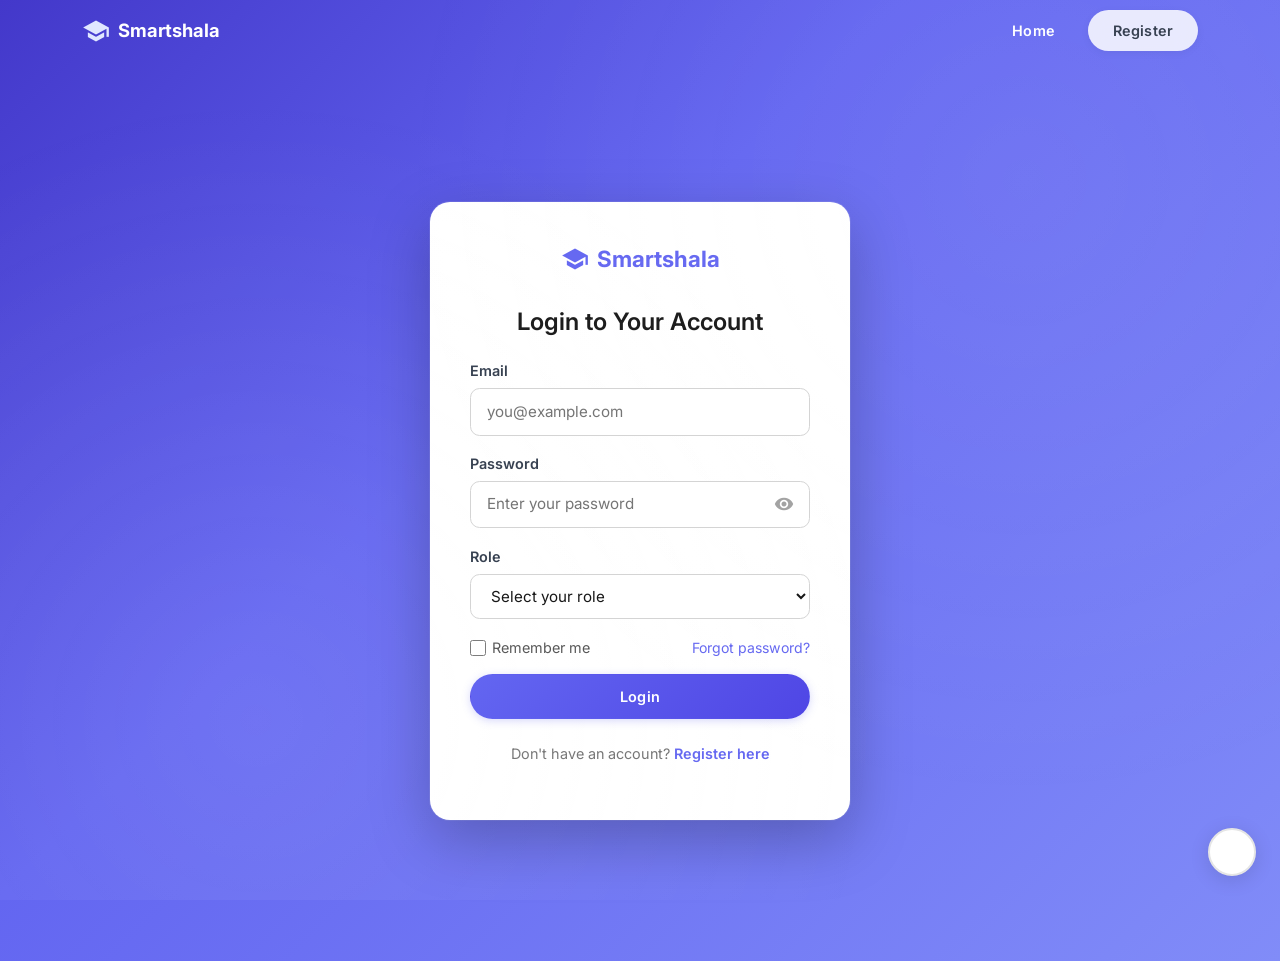
<file: target/classes/static/html/class-details.html>
<!DOCTYPE html>
<html lang="en">
<head>
  <meta charset="utf-8" />
  <meta name="viewport" content="width=device-width, initial-scale=1" />
  <title>Class Details - Smartshala</title>
  <link href="https://cdn.jsdelivr.net/npm/bootstrap@5.3.3/dist/css/bootstrap.min.css" rel="stylesheet">
  <link href="https://fonts.googleapis.com/icon?family=Material+Icons" rel="stylesheet">
  <link rel="stylesheet" href="../css/styles.css" />
</head>
<body>
  <!-- Navbar -->
  <nav class="navbar navbar-expand-lg dashboard-nav">
    <div class="container-fluid px-4">
      <a class="navbar-brand d-inline-flex gap-2 align-items-center" href="index.html">
        <span class="material-icons text-primary" style="font-size:24px">school</span>
        <span class="fw-bold">Smartshala</span>
      </a>
      <button class="navbar-toggler" type="button" data-bs-toggle="collapse" data-bs-target="#dashNav">
        <span class="navbar-toggler-icon"></span>
      </button>
      <div class="collapse navbar-collapse" id="dashNav">
        <ul class="navbar-nav me-auto mb-2 mb-lg-0 ms-4">
          <li class="nav-item"><a class="nav-link" href="teacher-dashboard.html" id="nav-dashboard"><span class="material-icons">dashboard</span> Dashboard</a></li>
          <li class="nav-item"><a class="nav-link" href="liveclass.html"><span class="material-icons">videocam</span> Live Class</a></li>
          <li class="nav-item"><a class="nav-link" href="lectures.html"><span class="material-icons">video_library</span> Lectures</a></li>
          <li class="nav-item"><a class="nav-link" href="notes.html"><span class="material-icons">description</span> Notes</a></li>
          <li class="nav-item"><a class="nav-link" href="leaderboard.html"><span class="material-icons">leaderboard</span> Leaderboard</a></li>
          <li class="nav-item"><a class="nav-link" href="ai-planner.html"><span class="material-icons">route</span> AI Planner</a></li>
        </ul>
        <div class="d-flex align-items-center gap-3">
          <div class="profile-btn">
            <div class="text-end">
              <span class="profile-name" id="user-name">User</span>
              <span class="profile-role d-block" id="user-role">Role</span>
            </div>
            <img src="https://ui-avatars.com/api/?name=User&background=random" alt="Profile" id="user-avatar" style="width:36px;height:36px;border-radius:50%;border:2px solid #e5e5e5">
          </div>
          <a href="#" id="logout-btn" class="btn btn-outline-primary btn-sm">
            <span class="material-icons" style="font-size:16px">logout</span> Logout
          </a>
        </div>
      </div>
    </div>
  </nav>

  <main class="container py-5">
    <!-- Page Header -->
    <div class="page-header mb-4">
      <div class="d-flex justify-content-between align-items-center flex-wrap gap-3 position-relative" style="z-index:1">
        <div>
          <a href="javascript:history.back()" class="text-white text-decoration-none small mb-2 d-inline-block opacity-75">
            <span class="material-icons" style="font-size:16px;vertical-align:middle">arrow_back</span> Back
          </a>
          <h1 id="class-name"><span class="material-icons me-2" style="font-size:1.5rem;vertical-align:middle">class</span>Loading...</h1>
          <p id="class-code">Code: ...</p>
        </div>
        <div class="d-flex gap-2 flex-wrap align-items-center">
          <span id="live-badge" class="badge bg-danger rounded-pill px-3 py-2" style="display:none">
            <span style="animation:pulse 1.5s infinite">â—</span> LIVE NOW
          </span>
          <button id="start-live-btn" class="btn btn-success btn-sm" style="display:none">Start Live Class</button>
          <button id="join-live-btn" class="btn btn-light btn-sm" style="display:none">Join Live Class</button>
          <button id="edit-class-btn" class="btn btn-outline-primary btn-sm" style="display:none;border-color:rgba(255,255,255,.5);color:#fff">Edit Name</button>
          <button id="delete-class-btn" class="btn btn-danger btn-sm" style="display:none">Delete Class</button>
          <button id="unenroll-btn" class="btn btn-danger btn-sm" style="display:none">Unenroll</button>
        </div>
      </div>
    </div>

    <div class="row g-4">
      <!-- Syllabus -->
      <div class="col-lg-8">
        <div class="card rounded-5 shadow-sm">
          <div class="card-header bg-transparent px-4 py-3 d-flex justify-content-between align-items-center">
            <h5 class="mb-0 fw-bold">Syllabus</h5>
            <button id="save-syllabus-btn" class="btn btn-primary btn-sm" style="display:none">Save</button>
          </div>
          <div class="card-body p-4">
            <textarea id="syllabus-content" placeholder="Syllabus not available" readonly class="form-control" style="min-height:200px;resize:vertical;border-radius:0.75rem"></textarea>
          </div>
        </div>
      </div>

      <!-- Chapters -->
      <div class="col-lg-4">
        <div class="card rounded-5 shadow-sm">
          <div class="card-header bg-transparent px-4 py-3 d-flex justify-content-between align-items-center">
            <h5 class="mb-0 fw-bold">Chapters</h5>
            <button id="add-chapter-btn" class="btn btn-outline-primary btn-sm" style="display:none">+ Add</button>
          </div>
          <div class="card-body p-4" id="chapters-list">
            <p class="text-muted">No chapters added yet.</p>
          </div>
        </div>
      </div>


      <!-- Assignments & Grades -->
      <div class="col-12">
        <div class="card rounded-5 shadow-sm">
          <div class="card-header bg-transparent px-4 py-3 d-flex justify-content-between align-items-center">
            <h5 class="mb-0 fw-bold">Assignments & Grades</h5>
            <button id="create-assignment-btn" class="btn btn-outline-primary btn-sm" style="display:none">+ Assignment</button>
          </div>
          <div class="card-body p-4">
            <div id="assignments-list" class="d-flex flex-column gap-3">
              <p class="text-muted">No assignments yet.</p>
            </div>
            <div id="grades-panel" class="mt-4" style="display:none">
              <h6 class="text-primary mb-3">Grades</h6>
              <div id="grades-list"></div>
            </div>
          </div>
        </div>
      </div>

      <!-- AI Quizzes -->
      <div class="col-12">
        <div class="card rounded-5 shadow-sm">
          <div class="card-header bg-transparent px-4 py-3 d-flex justify-content-between align-items-center">
            <h5 class="mb-0 fw-bold">AI Quizzes</h5>
            <button id="generate-quiz-btn" class="btn btn-outline-primary btn-sm" style="display:none">AI Generate Quiz</button>
          </div>
          <div class="card-body p-4">
            <div id="quizzes-list" class="d-flex flex-column gap-3">
              <p class="text-muted">No quizzes yet.</p>
            </div>
          </div>
        </div>
      </div>
    </div>
  </main>

  <input type="file" id="lecture-file-input" style="display:none" />
  <input type="file" id="assignment-file-input" style="display:none" />

  <script src="https://cdn.jsdelivr.net/npm/bootstrap@5.3.3/dist/js/bootstrap.bundle.min.js"></script>
  <script src="../js/app.js"></script>
  <script src="../js/theme-toggle.js"></script>
  <script>
    const user = JSON.parse(localStorage.getItem('smartshala_auth') || sessionStorage.getItem('smartshala_auth') || 'null');
    if (!user || !user.isAuthenticated) { window.location.href = 'login.html'; }

    if (user.name) {
      document.getElementById('user-name').textContent = user.name;
      document.getElementById('user-role').textContent = user.role.charAt(0).toUpperCase() + user.role.slice(1);
      document.getElementById('user-avatar').src = `https://ui-avatars.com/api/?name=${encodeURIComponent(user.name)}&background=random`;
    }

    const dashboardLink = document.getElementById('nav-dashboard');
    dashboardLink.href = user.role === 'teacher' ? 'teacher-dashboard.html' : 'student-dashboard.html';

    document.getElementById('logout-btn').addEventListener('click', (e) => {
      e.preventDefault();
      localStorage.removeItem('smartshala_auth');
      sessionStorage.removeItem('smartshala_auth');
      window.location.href = 'login.html';
    });

    const urlParams = new URLSearchParams(window.location.search);
    const CLASS_ID = urlParams.get('id');
    if (!CLASS_ID) { alert('Class ID not found'); window.location.href = 'teacher-dashboard.html'; }

    const classNameEl = document.getElementById('class-name');
    const classCodeEl = document.getElementById('class-code');
    const syllabusContent = document.getElementById('syllabus-content');
    const saveSyllabusBtn = document.getElementById('save-syllabus-btn');
    const chaptersList = document.getElementById('chapters-list');
    const addChapterBtn = document.getElementById('add-chapter-btn');
    const notesList = document.getElementById('notes-list');
    const addNoteBtn = document.getElementById('add-note-btn');
    const lecturesList = document.getElementById('lectures-list');
    const uploadLectureBtn = document.getElementById('upload-lecture-btn');
    const liveBadge = document.getElementById('live-badge');
    const startLiveBtn = document.getElementById('start-live-btn');
    const joinLiveBtn = document.getElementById('join-live-btn');
    const editClassBtn = document.getElementById('edit-class-btn');
    const deleteClassBtn = document.getElementById('delete-class-btn');
    const unenrollBtn = document.getElementById('unenroll-btn');
    const createAssignmentBtn = document.getElementById('create-assignment-btn');
    const assignmentsList = document.getElementById('assignments-list');
    const gradesPanel = document.getElementById('grades-panel');
    const gradesList = document.getElementById('grades-list');
    const generateQuizBtn = document.getElementById('generate-quiz-btn');
    const quizzesList = document.getElementById('quizzes-list');
    const lectureFileInput = document.getElementById('lecture-file-input');
    const assignmentFileInput = document.getElementById('assignment-file-input');
    let pendingLectureTitle = '';
    let pendingAssignmentId = null;
    let quizzesById = {};

    async function loadClassDetails() {
      try {
        const res = await apiFetch(`/api/classes/${CLASS_ID}`, { headers: { 'Authorization': `Bearer ${user.token}` } });
        if (!res) return;
        if (!res.ok) throw new Error('Failed to load class');
        const cls = await res.json();
        classNameEl.innerHTML = `<span class="material-icons me-2" style="font-size:1.5rem;vertical-align:middle">class</span>${cls.name}`;
        classCodeEl.textContent = `Code: ${cls.code}`;
        syllabusContent.value = cls.syllabus || '';
        if (user.role === 'teacher') {
          syllabusContent.removeAttribute('readonly');
          saveSyllabusBtn.style.display = 'inline-flex';
          addChapterBtn.style.display = 'inline-flex';
          if (addNoteBtn) addNoteBtn.style.display = 'inline-flex';
          if (uploadLectureBtn) uploadLectureBtn.style.display = 'inline-flex';
          createAssignmentBtn.style.display = 'inline-flex';
          generateQuizBtn.style.display = 'inline-flex';
          startLiveBtn.style.display = 'inline-flex';
          editClassBtn.style.display = 'inline-flex';
          deleteClassBtn.style.display = 'inline-flex';
        } else {
          joinLiveBtn.style.display = 'inline-flex';
          unenrollBtn.style.display = 'inline-flex';
          gradesPanel.style.display = 'block';
        }
        checkLiveStatus(); loadChapters(); loadNotes(); loadLectures(); loadAssignments(); loadQuizzes();
        if (user.role === 'student') loadGrades();
      } catch (err) { console.error(err); await Smartshala.alert('Error loading class details'); }
    }

    async function checkLiveStatus() {
      try {
        const res = await apiFetch(`/api/classes/${CLASS_ID}/live`, { headers: { 'Authorization': `Bearer ${user.token}` } });
        if (!res) return;
        const data = await res.json();
        if (data.active) {
          liveBadge.style.display = 'inline-flex';
          const liveUrl = `liveclass.html?classId=${CLASS_ID}&room=${data.session.room_id}&session=${data.session.id}`;
          if (user.role === 'student') { joinLiveBtn.style.display = 'inline-flex'; joinLiveBtn.onclick = () => window.location.href = liveUrl; }
          else { startLiveBtn.textContent = 'Resume Live Class'; startLiveBtn.onclick = () => window.location.href = liveUrl; }
        } else {
          liveBadge.style.display = 'none';
          if (user.role === 'teacher') {
            startLiveBtn.onclick = async () => {
              try {
                const res = await apiFetch(`/api/classes/${CLASS_ID}/live/start`, { method: 'POST', headers: { 'Authorization': `Bearer ${user.token}`, 'Content-Type': 'application/json' }, body: JSON.stringify({}) });
                if (res.ok) { const session = await res.json(); window.location.href = `liveclass.html?classId=${CLASS_ID}&room=${session.room_id}&session=${session.id}`; }
              } catch (e) { console.error(e); }
            };
          }
        }
      } catch (e) { console.error(e); }
    }

    async function loadChapters() {
      const res = await apiFetch(`/api/classes/${CLASS_ID}/chapters`, { headers: { 'Authorization': `Bearer ${user.token}` } });
      if (!res) return;
      const chapters = await res.json();
      if (chapters.length) {
        chaptersList.innerHTML = chapters.map(c => `
          <div class="p-3 border-bottom"><h6 class="mb-1">${c.title}</h6><p class="text-muted small mb-0">${c.content}</p></div>
        `).join('');
      } else { chaptersList.innerHTML = '<p class="text-muted">No chapters added yet.</p>'; }
    }

    async function loadNotes() {
      if (!notesList) return;
      const res = await apiFetch(`/api/classes/${CLASS_ID}/notes`, { headers: { 'Authorization': `Bearer ${user.token}` } });
      if (!res) return;
      const notes = await res.json();
      if (notes.length) {
        notesList.innerHTML = notes.map(n => `
          <div class="card rounded-4 shadow-sm"><div class="card-body p-3"><h6 class="mb-1">${n.title}</h6><p class="text-muted small mb-0">${n.content.substring(0, 100)}...</p></div></div>
        `).join('');
      } else { notesList.innerHTML = '<p class="text-muted">No notes added yet.</p>'; }
    }

    async function loadLectures() {
      if (!lecturesList) return;
      const res = await apiFetch(`/api/classes/${CLASS_ID}/lectures`, { headers: { 'Authorization': `Bearer ${user.token}` } });
      if (!res) return;
      const lectures = await res.json();
      if (lectures.length) {
        lecturesList.innerHTML = lectures.map(l => `
          <div class="card rounded-4 shadow-sm"><div class="card-body p-3"><h6 class="mb-1">${l.title}</h6><a href="${l.url}" target="_blank" download class="btn btn-outline-primary btn-sm w-100 mt-2">Download</a></div></div>
        `).join('');
      } else { lecturesList.innerHTML = '<p class="text-muted">No lectures uploaded yet.</p>'; }
    }

    function formatDate(value) {
      return value ? new Date(value).toLocaleString() : 'No due date';
    }

    async function loadAssignments() {
      try {
        const res = await apiFetch(`/api/classes/${CLASS_ID}/assignments`, { headers: { 'Authorization': `Bearer ${user.token}` } });
        if (!res) return;
        const assignments = await res.json();
        if (!assignments.length) {
          assignmentsList.innerHTML = '<p class="text-muted">No assignments yet.</p>';
          return;
        }
        assignmentsList.innerHTML = assignments.map(a => {
          const submitted = !!a.submission;
          const scoreText = submitted && a.submission.score !== null && a.submission.score !== undefined ? `${a.submission.score}/${a.max_score}` : 'Pending grade';
          return `
            <div class="border rounded-4 p-3 bg-white">
              <div class="d-flex justify-content-between align-items-start gap-3 flex-wrap">
                <div>
                  <h6 class="fw-bold mb-1">${a.title}</h6>
                  <p class="text-muted small mb-2">${a.description || 'No description'}<br>Due: ${formatDate(a.due_at)}</p>
                  ${user.role === 'student' ? `<span class="badge ${submitted ? 'bg-success' : 'bg-secondary'} rounded-pill">${submitted ? 'Submitted - ' + scoreText : 'Not submitted'}</span>` : `<span class="badge bg-primary rounded-pill">${a.submission_count || 0} submissions</span>`}
                </div>
                <div class="d-flex gap-2 flex-wrap">
                  ${user.role === 'student' ? `<button class="btn btn-outline-primary btn-sm" onclick="submitAssignment('${a.id}')">${submitted ? 'Resubmit' : 'Upload'}</button>` : `
                    <button class="btn btn-outline-primary btn-sm" onclick="viewSubmissions('${a.id}')">Submissions</button>
                    <button class="btn btn-outline-danger btn-sm" onclick="deleteAssignment('${a.id}')">Delete</button>
                  `}
                </div>
              </div>
              <div id="submissions-${a.id}" class="mt-3" style="display:none"></div>
            </div>`;
        }).join('');
      } catch (err) {
        console.error(err);
        assignmentsList.innerHTML = '<p class="text-danger">Failed to load assignments.</p>';
      }
    }

    async function loadQuizzes() {
      try {
        const res = await apiFetch(`/api/classes/${CLASS_ID}/quizzes`, { headers: { 'Authorization': `Bearer ${user.token}` } });
        if (!res) return;
        if (!res.ok) throw new Error('Failed to load quizzes');
        const quizzes = await res.json();
        quizzesById = {};
        quizzes.forEach(q => { quizzesById[q.id] = q; });
        if (!quizzes.length) {
          quizzesList.innerHTML = '<p class="text-muted">No quizzes yet.</p>';
          return;
        }
        quizzesList.innerHTML = quizzes.map(renderQuizCard).join('');
      } catch (err) {
        console.error(err);
        quizzesList.innerHTML = '<p class="text-danger">Failed to load quizzes.</p>';
      }
    }

    function renderQuizCard(q) {
      const attempted = !!q.attempt;
      const attemptText = attempted ? `${q.attempt.score}/${q.attempt.max_score} pts - ${q.attempt.feedback || ''}` : 'Not attempted';
      const teacherQuestions = user.role === 'teacher' ? `
        <details class="mt-3">
          <summary class="fw-semibold text-primary">Questions</summary>
          <div class="mt-2 d-flex flex-column gap-2">
            ${(q.questions || []).map((question, index) => `
              <div class="border rounded-3 p-2 bg-light">
                <div class="fw-semibold small">${index + 1}. ${escapeHtml(question.prompt)}</div>
                <div class="text-muted small">${(question.options || []).map(option => `${escapeHtml(option.key)}. ${escapeHtml(option.text)}`).join('<br>')}</div>
                <span class="badge bg-success rounded-pill mt-2">Answer: ${escapeHtml(question.correct_option || '')}</span>
              </div>
            `).join('')}
          </div>
        </details>` : '';
      return `
        <div class="border rounded-4 p-3 bg-white">
          <div class="d-flex justify-content-between align-items-start gap-3 flex-wrap">
            <div>
              <h6 class="fw-bold mb-1">${escapeHtml(q.title)}</h6>
              <p class="text-muted small mb-2">${escapeHtml(q.source_title || 'Class material')}<br>${q.question_count || 0} questions - ${q.max_score || 0} pts</p>
              ${user.role === 'student' ? `<span class="badge ${attempted ? 'bg-success' : 'bg-secondary'} rounded-pill">${escapeHtml(attemptText)}</span>` : `<span class="badge bg-primary rounded-pill">${q.attempt_count || 0} attempts</span>`}
            </div>
            <div class="d-flex gap-2 flex-wrap">
              ${user.role === 'student' ? `<button class="btn btn-outline-primary btn-sm" onclick="takeQuiz('${q.id}')">${attempted ? 'Retake' : 'Take Quiz'}</button>` : `
                <button class="btn btn-outline-primary btn-sm" onclick="viewQuizAttempts('${q.id}')">Attempts</button>
                <button class="btn btn-outline-danger btn-sm" onclick="deleteQuiz('${q.id}')">Delete</button>
              `}
            </div>
          </div>
          ${teacherQuestions}
          <div id="quiz-play-${q.id}" class="mt-3" style="display:none"></div>
          <div id="quiz-attempts-${q.id}" class="mt-3" style="display:none"></div>
        </div>`;
    }

    function escapeHtml(value) {
      return String(value ?? '').replace(/[&<>"']/g, ch => ({ '&': '&amp;', '<': '&lt;', '>': '&gt;', '"': '&quot;', "'": '&#39;' }[ch]));
    }

    async function loadGrades() {
      try {
        const res = await apiFetch(`/api/classes/${CLASS_ID}/assignments/grades`, { headers: { 'Authorization': `Bearer ${user.token}` } });
        if (!res) return;
        if (!res.ok) return;
        const data = await res.json();
        const rows = data.grades || [];
        gradesList.innerHTML = `
          <div class="alert alert-primary rounded-4">Overall score: <strong>${data.overallScore || 0}</strong></div>
          ${rows.map(a => {
            const s = a.submission;
            const status = s ? (s.score !== null && s.score !== undefined ? `${s.score}/${a.max_score}` : 'Submitted, waiting for grade') : 'Not submitted';
            return `<div class="d-flex justify-content-between border-bottom py-2"><span>${a.title}</span><strong>${status}</strong></div>`;
          }).join('') || '<p class="text-muted">No grades yet.</p>'}`;
      } catch (err) { console.error(err); }
    }

    async function submitAssignment(assignmentId) {
      showComingSoonModal();
    }

    async function viewSubmissions(assignmentId) {
      const target = document.getElementById(`submissions-${assignmentId}`);
      target.style.display = target.style.display === 'none' ? 'block' : 'none';
      if (target.dataset.loaded === 'true') return;
      target.innerHTML = '<div class="text-muted small">Loading submissions...</div>';
      try {
        const res = await apiFetch(`/api/classes/${CLASS_ID}/assignments/${assignmentId}/submissions`, { headers: { 'Authorization': `Bearer ${user.token}` } });
        if (!res) return;
        const submissions = await res.json();
        target.dataset.loaded = 'true';
        target.innerHTML = submissions.map(s => `
          <div class="d-flex justify-content-between align-items-center border-top py-2 gap-2 flex-wrap">
            <div>
              <strong>${s.student ? s.student.name : 'Student'}</strong>
              <div class="text-muted small">${s.submitted_at ? new Date(s.submitted_at).toLocaleString() : ''}</div>
              ${s.file_url ? `<a href="${s.file_url}" target="_blank" download>Download submission</a>` : '<span class="text-muted small">No file attached</span>'}
            </div>
            <div class="d-flex align-items-center gap-2">
              <span class="badge bg-light text-dark">${s.score === null || s.score === undefined ? 'Ungraded' : s.score + ' pts'}</span>
              <button class="btn btn-outline-primary btn-sm" onclick="gradeSubmission('${assignmentId}', '${s.id}', ${s.score === null || s.score === undefined ? 0 : s.score})">Grade</button>
            </div>
          </div>
        `).join('') || '<p class="text-muted small mb-0">No submissions yet.</p>';
      } catch (err) {
        target.innerHTML = '<p class="text-danger small mb-0">Failed to load submissions.</p>';
      }
    }

    if (saveSyllabusBtn) {
      saveSyllabusBtn.addEventListener('click', async () => {
        await apiFetch(`/api/classes/${CLASS_ID}/details`, { method: 'PUT', headers: { 'Authorization': `Bearer ${user.token}`, 'Content-Type': 'application/json' }, body: JSON.stringify({ syllabus: syllabusContent.value }) });
        await Smartshala.alert('Syllabus saved');
      });
    }

    if (addChapterBtn) {
      addChapterBtn.addEventListener('click', async () => {
        const title = await Smartshala.prompt('Chapter Title');
        if (!title) return;
        const content = await Smartshala.prompt('Chapter Content');
        await apiFetch(`/api/classes/${CLASS_ID}/chapters`, { method: 'POST', headers: { 'Authorization': `Bearer ${user.token}`, 'Content-Type': 'application/json' }, body: JSON.stringify({ title, content }) });
        loadChapters();
      });
    }

    if (addNoteBtn) {
      addNoteBtn.addEventListener('click', async () => {
        const title = await Smartshala.prompt('Note Title');
        if (!title) return;
        const content = await Smartshala.prompt('Note Content');
        await apiFetch(`/api/classes/${CLASS_ID}/notes`, { method: 'POST', headers: { 'Authorization': `Bearer ${user.token}`, 'Content-Type': 'application/json' }, body: JSON.stringify({ title, content }) });
        loadNotes();
      });
    }

    if (uploadLectureBtn) {
      uploadLectureBtn.addEventListener('click', () => {
        showComingSoonModal();
      });
    }

    lectureFileInput.addEventListener('change', async () => {
      const file = lectureFileInput.files[0];
      if (!file) return;
      const formData = new FormData();
      formData.append('lectureFile', file);
      formData.append('title', pendingLectureTitle || file.name.replace(/\.[^/.]+$/, ''));
      formData.append('subject', classNameEl.textContent.replace('class', '').trim());
      try {
        const res = await apiFetch(`/api/classes/${CLASS_ID}/lectures`, { method: 'POST', headers: { 'Authorization': `Bearer ${user.token}` }, body: formData });
        if (!res) return;
        if (!res.ok) throw new Error('Upload failed');
        Smartshala.toast('Material uploaded');
        loadLectures();
      } catch (err) { await Smartshala.alert('Upload failed: ' + err.message); }
    });

    if (createAssignmentBtn) {
      createAssignmentBtn.addEventListener('click', async () => {
        const title = await Smartshala.prompt('Assignment title:', 'Assignment title');
        if (!title) return;
        const description = await Smartshala.prompt('Instructions:', 'Assignment instructions');
        const maxScoreText = await Smartshala.prompt('Maximum score:', '100');
        const maxScore = parseInt(maxScoreText || '100', 10);
        try {
          const res = await apiFetch(`/api/classes/${CLASS_ID}/assignments`, {
            method: 'POST',
            headers: { 'Authorization': `Bearer ${user.token}`, 'Content-Type': 'application/json' },
            body: JSON.stringify({ title, description, maxScore: isNaN(maxScore) ? 100 : maxScore })
          });
          if (!res) return;
          if (!res.ok) throw new Error('Failed to create assignment');
          Smartshala.toast('Assignment created');
          loadAssignments();
        } catch (err) { await Smartshala.alert('Failed to create assignment: ' + err.message); }
      });
    }

    if (generateQuizBtn) {
      generateQuizBtn.addEventListener('click', async () => {
        const topic = await Smartshala.prompt('Quiz topic:', classNameEl.textContent.trim());
        if (!topic) return;
        const countText = await Smartshala.prompt('Number of questions (3-10):', '5');
        const questionCount = parseInt(countText || '5', 10);
        const maxScoreText = await Smartshala.prompt('Maximum quiz score:', '50');
        const maxScore = parseInt(maxScoreText || '50', 10);
        const sourceText = await Smartshala.prompt('Optional: paste lecture text or notes. Leave blank to use class material:', '');
        try {
          const res = await apiFetch(`/api/classes/${CLASS_ID}/quizzes/generate`, {
            method: 'POST',
            headers: { 'Authorization': `Bearer ${user.token}`, 'Content-Type': 'application/json' },
            body: JSON.stringify({
              topic,
              source_text: sourceText || '',
              question_count: isNaN(questionCount) ? 5 : questionCount,
              max_score: isNaN(maxScore) ? 50 : maxScore
            })
          });
          if (!res) return;
          const data = await res.json().catch(() => ({}));
          if (!res.ok) throw new Error(data.error || 'Quiz generation failed');
          await Smartshala.alert('AI quiz generated', 'Success');
          loadQuizzes();
        } catch (err) { await Smartshala.alert('Quiz generation failed: ' + err.message); }
      });
    }

    window.takeQuiz = (quizId) => {
      const quiz = quizzesById[quizId];
      const target = document.getElementById(`quiz-play-${quizId}`);
      if (!quiz || !target) return;
      target.style.display = target.style.display === 'none' ? 'block' : 'none';
      if (target.dataset.loaded === 'true') return;
      target.dataset.loaded = 'true';
      target.innerHTML = `
        <form onsubmit="submitQuiz(event, '${quizId}')" class="d-flex flex-column gap-3">
          ${(quiz.questions || []).map((question, index) => `
            <div class="border rounded-3 p-3 bg-light">
              <div class="fw-semibold mb-2">${index + 1}. ${escapeHtml(question.prompt)}</div>
              ${(question.options || []).map(option => `
                <label class="d-block border rounded-3 bg-white p-2 mb-2">
                  <input class="form-check-input me-2" type="radio" name="question-${question.id}" value="${escapeHtml(option.key)}">
                  <strong>${escapeHtml(option.key)}.</strong> ${escapeHtml(option.text)}
                </label>
              `).join('')}
            </div>
          `).join('')}
          <div class="d-flex gap-2">
            <button class="btn btn-primary btn-sm" type="submit">Submit Quiz</button>
            <button class="btn btn-outline-secondary btn-sm" type="button" onclick="document.getElementById('quiz-play-${quizId}').style.display='none'">Close</button>
          </div>
        </form>`;
    };

    window.submitQuiz = async (event, quizId) => {
      event.preventDefault();
      const quiz = quizzesById[quizId];
      if (!quiz) return;
      const answers = {};
      let missing = 0;
      (quiz.questions || []).forEach(question => {
        const selected = document.querySelector(`input[name="question-${question.id}"]:checked`);
        if (selected) answers[question.id] = selected.value;
        else missing++;
      });
      if (missing > 0) { await Smartshala.alert('Please answer every question before submitting.'); return; }
      try {
        const res = await apiFetch(`/api/classes/${CLASS_ID}/quizzes/${quizId}/submit`, {
          method: 'POST',
          headers: { 'Authorization': `Bearer ${user.token}`, 'Content-Type': 'application/json' },
          body: JSON.stringify({ answers })
        });
        if (!res) return;
        const data = await res.json().catch(() => ({}));
        if (!res.ok) throw new Error(data.error || 'Quiz submission failed');
        const attempt = data.attempt || {};
        await Smartshala.alert(`Quiz score: ${attempt.score}/${attempt.max_score}. Leaderboard score: ${data.leaderboardScore}`, 'Submitted');
        loadQuizzes();
        if (user.role === 'student') loadGrades();
      } catch (err) { await Smartshala.alert('Quiz submission failed: ' + err.message); }
    };

    window.viewQuizAttempts = async (quizId) => {
      const target = document.getElementById(`quiz-attempts-${quizId}`);
      if (!target) return;
      target.style.display = target.style.display === 'none' ? 'block' : 'none';
      if (target.dataset.loaded === 'true') return;
      target.innerHTML = '<div class="text-muted small">Loading attempts...</div>';
      try {
        const res = await apiFetch(`/api/classes/${CLASS_ID}/quizzes/${quizId}/attempts`, { headers: { 'Authorization': `Bearer ${user.token}` } });
        if (!res) return;
        const attempts = await res.json();
        target.dataset.loaded = 'true';
        target.innerHTML = attempts.map(a => `
          <div class="d-flex justify-content-between align-items-center border-top py-2 gap-2 flex-wrap">
            <div>
              <strong>${escapeHtml(a.student ? a.student.name : 'Student')}</strong>
              <div class="text-muted small">${a.submitted_at ? new Date(a.submitted_at).toLocaleString() : ''}</div>
            </div>
            <span class="badge bg-light text-dark">${a.score}/${a.max_score} pts - ${escapeHtml(a.feedback || '')}</span>
          </div>
        `).join('') || '<p class="text-muted small mb-0">No attempts yet.</p>';
      } catch (err) {
        target.innerHTML = '<p class="text-danger small mb-0">Failed to load attempts.</p>';
      }
    };

    window.deleteQuiz = async (quizId) => {
      if (!await Smartshala.confirm('Delete this quiz and all attempts?')) return;
      try {
        const res = await apiFetch(`/api/classes/${CLASS_ID}/quizzes/${quizId}`, { method: 'DELETE', headers: { 'Authorization': `Bearer ${user.token}` } });
        if (!res) return;
        if (!res.ok) throw new Error('Delete failed');
        loadQuizzes();
      } catch (err) { await Smartshala.alert('Delete failed: ' + err.message); }
    };

    assignmentFileInput.addEventListener('change', async () => {
      const file = assignmentFileInput.files[0];
      if (!pendingAssignmentId || !file) return;
      const notes = await Smartshala.prompt('Submission note (optional):', 'Note');
      const formData = new FormData();
      formData.append('file', file);
      if (notes) formData.append('notes', notes);
      try {
        const res = await apiFetch(`/api/classes/${CLASS_ID}/assignments/${pendingAssignmentId}/submit`, { method: 'POST', headers: { 'Authorization': `Bearer ${user.token}` }, body: formData });
        if (!res) return;
        if (!res.ok) throw new Error('Submission failed');
        await Smartshala.alert('Assignment submitted', 'Success');
        loadAssignments();
        loadGrades();
      } catch (err) { await Smartshala.alert('Submission failed: ' + err.message); }
    });

    window.gradeSubmission = async (assignmentId, submissionId, currentScore) => {
      const scoreText = await Smartshala.prompt('Score:', String(currentScore || 0));
      if (scoreText === null) return;
      const score = parseInt(scoreText, 10);
      if (isNaN(score)) { await Smartshala.alert('Enter a valid number'); return; }
      const feedback = await Smartshala.prompt('Feedback (optional):', 'Feedback');
      try {
        const res = await apiFetch(`/api/classes/${CLASS_ID}/assignments/${assignmentId}/submissions/${submissionId}/grade`, {
          method: 'POST',
          headers: { 'Authorization': `Bearer ${user.token}`, 'Content-Type': 'application/json' },
          body: JSON.stringify({ score, feedback })
        });
        if (!res) return;
        if (!res.ok) throw new Error('Grade update failed');
        const target = document.getElementById(`submissions-${assignmentId}`);
        if (target) target.dataset.loaded = 'false';
        await viewSubmissions(assignmentId);
        await Smartshala.alert('Grade saved', 'Success');
      } catch (err) { await Smartshala.alert('Grade update failed: ' + err.message); }
    };

    window.deleteAssignment = async (assignmentId) => {
      if (!await Smartshala.confirm('Delete this assignment and its submissions?')) return;
      try {
        const res = await apiFetch(`/api/classes/${CLASS_ID}/assignments/${assignmentId}`, { method: 'DELETE', headers: { 'Authorization': `Bearer ${user.token}` } });
        if (!res) return;
        if (!res.ok) throw new Error('Delete failed');
        loadAssignments();
      } catch (err) { await Smartshala.alert('Delete failed: ' + err.message); }
    };

    if (editClassBtn) {
      editClassBtn.addEventListener('click', async () => {
        const name = await Smartshala.prompt('Class name:', classNameEl.textContent.trim());
        if (!name) return;
        const res = await apiFetch(`/api/classes/${CLASS_ID}`, { method: 'PUT', headers: { 'Authorization': `Bearer ${user.token}`, 'Content-Type': 'application/json' }, body: JSON.stringify({ name }) });
        if (res.ok) loadClassDetails();
      });
    }

    if (deleteClassBtn) {
      deleteClassBtn.addEventListener('click', async () => {
        if (!await Smartshala.confirm('Delete this class and all related material?')) return;
        const res = await apiFetch(`/api/classes/${CLASS_ID}`, { method: 'DELETE', headers: { 'Authorization': `Bearer ${user.token}` } });
        if (res.ok) window.location.href = 'teacher-dashboard.html';
      });
    }

    if (unenrollBtn) {
      unenrollBtn.addEventListener('click', async () => {
        if (!await Smartshala.confirm('Unenroll from this class?')) return;
        const res = await apiFetch(`/api/classes/${CLASS_ID}/enrollment`, { method: 'DELETE', headers: { 'Authorization': `Bearer ${user.token}` } });
        if (res.ok) window.location.href = 'student-dashboard.html';
      });
    }

    loadClassDetails();
  </script>
</body>
</html>
</file>
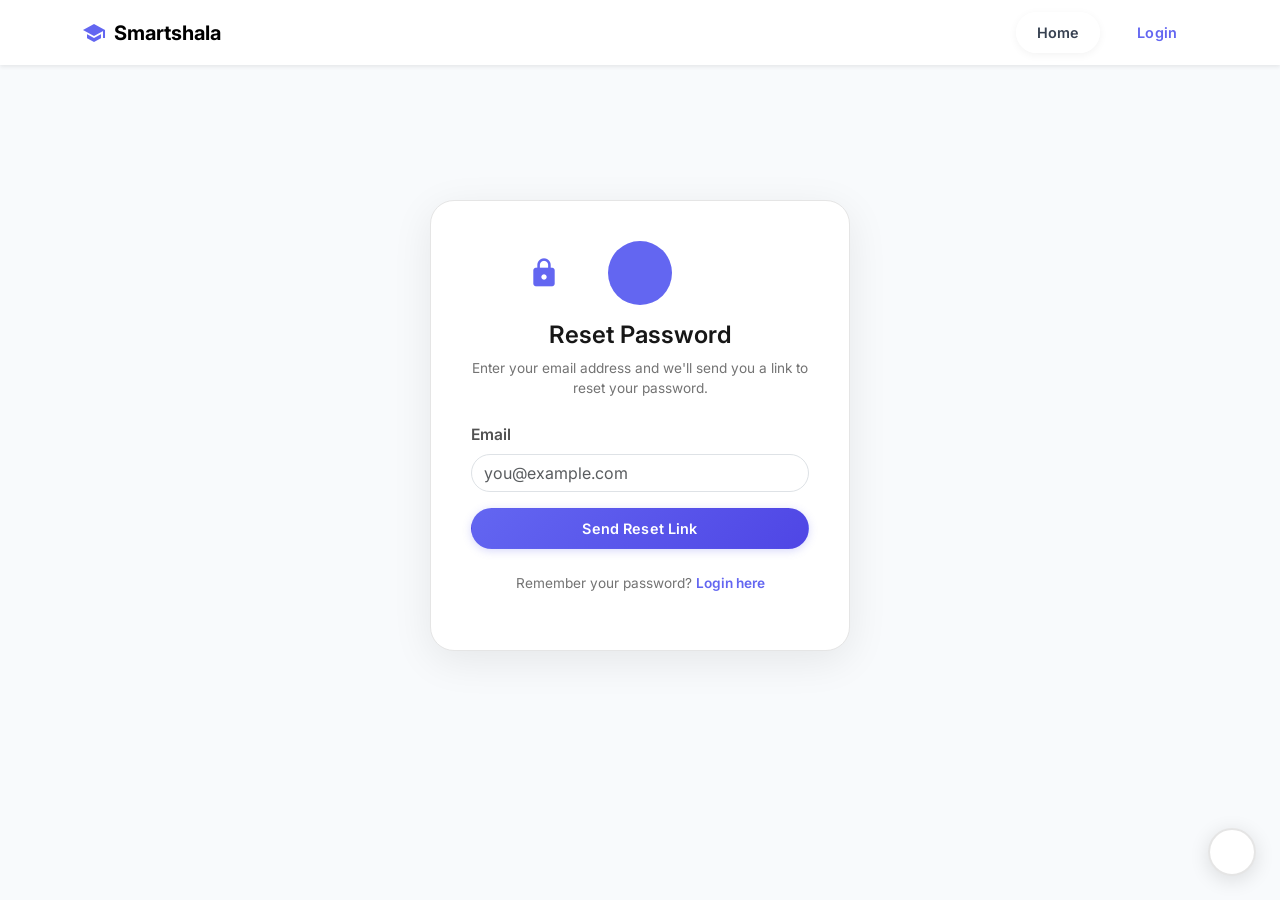
<file: target/classes/static/html/forgot-password.html>
<!DOCTYPE html>
<html lang="en">
<head>
  <meta charset="utf-8" />
  <meta name="viewport" content="width=device-width, initial-scale=1" />
  <title>Reset Password - Smartshala</title>
  <link href="https://cdn.jsdelivr.net/npm/bootstrap@5.3.3/dist/css/bootstrap.min.css" rel="stylesheet">
  <link href="https://fonts.googleapis.com/icon?family=Material+Icons" rel="stylesheet">
  <link rel="stylesheet" href="../css/styles.css" />
</head>
<body>
  <!-- Navbar -->
  <nav class="navbar navbar-expand-lg bg-white shadow-sm sticky-top">
    <div class="container">
      <a class="navbar-brand d-inline-flex gap-2 align-items-center" href="index.html">
        <span class="material-icons text-primary" style="font-size:24px">school</span>
        <span class="fw-bold">Smartshala</span>
      </a>
      <div class="d-flex gap-3">
        <a href="index.html" class="btn btn-light btn-sm">Home</a>
        <a href="login.html" class="btn btn-outline-primary btn-sm">Login</a>
      </div>
    </div>
  </nav>

  <main class="auth-container">
    <div class="auth-box">
      <div class="text-center mb-4">
        <div class="icon-shape icon-xxl rounded-circle bg-primary bg-opacity-10 text-primary mx-auto mb-3">
          <span class="material-icons" style="font-size:2rem">lock_reset</span>
        </div>
        <h1 style="font-size:1.5rem;margin:0 0 0.5rem">Reset Password</h1>
        <p class="text-muted small">Enter your email address and we'll send you a link to reset your password.</p>
      </div>

      <form id="reset-form">
        <div class="mb-3">
          <label class="form-label fw-semibold" for="reset-email">Email</label>
          <input type="email" class="form-control" id="reset-email" required placeholder="you@example.com" autocomplete="email" style="border-radius:50rem" />
        </div>

        <div id="success-msg" style="background:#f0fdf4;border:1px solid #bbf7d0;color:#15803d;padding:1rem;border-radius:0.75rem;margin:1rem 0;display:none"></div>
        <div id="error-msg" style="color:#dc2626;margin:.5rem 0;display:none"></div>

        <div class="d-grid">
          <button class="btn btn-primary" type="submit">
            <span id="submit-text">Send Reset Link</span>
            <span id="loading-text" style="display:none">Sending...</span>
          </button>
        </div>

        <p class="text-muted text-center mt-4 small">
          Remember your password? <a href="login.html" class="link-primary fw-semibold">Login here</a>
        </p>
      </form>
    </div>
  </main>

  <script src="https://cdn.jsdelivr.net/npm/bootstrap@5.3.3/dist/js/bootstrap.bundle.min.js"></script>
  <script src="../js/app.js"></script>
  <script src="../js/theme-toggle.js"></script>
  <script>
    const form = document.getElementById('reset-form');
    const errorMsg = document.getElementById('error-msg');
    const successMsg = document.getElementById('success-msg');
    const submitBtn = form.querySelector('button[type="submit"]');
    const submitText = document.getElementById('submit-text');
    const loadingText = document.getElementById('loading-text');

    function showError(msg) { errorMsg.textContent = msg; errorMsg.style.display = 'block'; successMsg.style.display = 'none'; }
    function showSuccess(msg) { successMsg.textContent = msg; successMsg.style.display = 'block'; errorMsg.style.display = 'none'; }
    function setLoading(loading) { submitBtn.disabled = loading; submitText.style.display = loading ? 'none' : 'inline'; loadingText.style.display = loading ? 'inline' : 'none'; }

    form.addEventListener('submit', async (e) => {
      e.preventDefault();
      errorMsg.style.display = 'none';
      const email = document.getElementById('reset-email').value.trim();
      if (!email) { showError('Please enter your email address'); return; }
      if (!email.includes('@')) { showError('Please enter a valid email address'); return; }
      setLoading(true);
      if (window.Smartshala && window.Smartshala.SERVER_BASE) {
        try {
          const res = await fetch(window.Smartshala.SERVER_BASE + '/api/reset-password', { method: 'POST', headers: { 'content-type': 'application/json' }, body: JSON.stringify({ email }) });
          const data = await res.json();
          if (!res.ok) throw new Error(data.error || 'Reset failed');
          showSuccess('Check your email for the reset link');
          form.reset();
        } catch (err) { showError(err.message); }
      } else {
        setTimeout(() => { showSuccess('In demo mode. With a real server, you would receive a reset link via email.'); form.reset(); }, 1000);
      }
      setLoading(false);
    });
  </script>
</body>
</html>
</file>
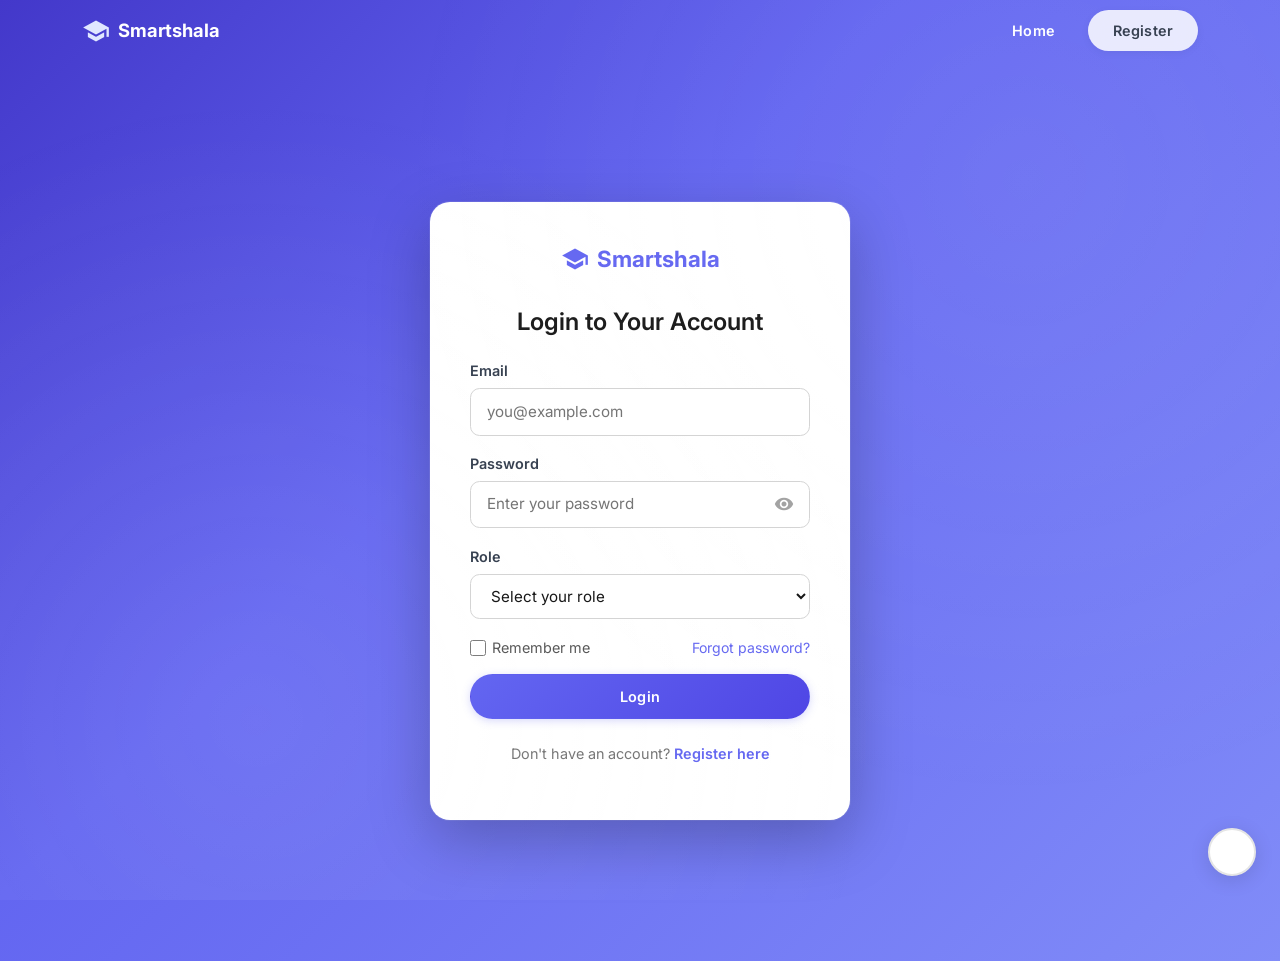
<file: target/classes/static/html/leaderboard.html>
<!DOCTYPE html>
<html lang="en">
<head>
  <meta charset="utf-8" />
  <meta name="viewport" content="width=device-width, initial-scale=1" />
  <title>Leaderboard - Smartshala</title>
  <link href="https://cdn.jsdelivr.net/npm/bootstrap@5.3.3/dist/css/bootstrap.min.css" rel="stylesheet">
  <link href="https://fonts.googleapis.com/icon?family=Material+Icons" rel="stylesheet">
  <link rel="stylesheet" href="../css/styles.css" />
</head>
<body>
  <!-- Navbar -->
  <nav class="navbar navbar-expand-lg dashboard-nav">
    <div class="container-fluid px-4">
      <a class="navbar-brand d-inline-flex gap-2 align-items-center" href="index.html">
        <span class="material-icons text-primary" style="font-size:24px">school</span>
        <span class="fw-bold">Smartshala</span>
      </a>
      <button class="navbar-toggler" type="button" data-bs-toggle="collapse" data-bs-target="#dashNav">
        <span class="navbar-toggler-icon"></span>
      </button>
      <div class="collapse navbar-collapse" id="dashNav">
        <ul class="navbar-nav me-auto mb-2 mb-lg-0 ms-4">
          <li class="nav-item"><a class="nav-link" href="teacher-dashboard.html"><span class="material-icons">dashboard</span> Dashboard</a></li>
          <li class="nav-item"><a class="nav-link" href="liveclass.html"><span class="material-icons">videocam</span> Live Class</a></li>
          <li class="nav-item"><a class="nav-link active" href="leaderboard.html"><span class="material-icons">leaderboard</span> Leaderboard</a></li>
          <li class="nav-item"><a class="nav-link" href="lectures.html"><span class="material-icons">video_library</span> Lectures</a></li>
        </ul>
        <div class="d-flex align-items-center gap-3">
          <div class="profile-btn">
            <div class="text-end">
              <span class="profile-name" id="profile-name">Teacher</span>
              <span class="profile-role d-block">Instructor</span>
            </div>
            <img src="https://ui-avatars.com/api/?name=Teacher&background=random" alt="Profile" id="profile-img" style="width:36px;height:36px;border-radius:50%;border:2px solid #e5e5e5">
          </div>
          <a href="#" id="logout-btn" class="btn btn-outline-primary btn-sm">
            <span class="material-icons" style="font-size:16px">logout</span> Logout
          </a>
        </div>
      </div>
    </div>
  </nav>

  <main class="container py-5">
    <div class="page-header mb-4">
      <div class="d-flex justify-content-between align-items-center position-relative" style="z-index:1">
        <div>
          <h1><span class="material-icons me-2" style="font-size:1.5rem;vertical-align:middle">leaderboard</span>Leaderboard</h1>
          <p>View student rankings and performance</p>
        </div>
        <div>
          <select id="class-select" class="form-select" style="min-width:220px;border-radius:50rem">
            <option value="">Select a Class</option>
          </select>
        </div>
      </div>
    </div>

    <div class="card rounded-4 border-0" style="background:#eef2ff; box-shadow:inset 0 2px 4px rgba(0,0,0,0.02)">
      <div class="card-body p-4">
        <div id="loading" style="display:none;text-align:center;padding:3rem">
          <span class="material-icons text-primary" style="font-size:2rem;animation:spin 1s linear infinite">sync</span>
          <div class="text-muted mt-2">Loading leaderboard data...</div>
        </div>

        <div id="leaderboard-content" style="display:none">
          <table class="leaderboard-table">
            <thead>
              <tr>
                <th>Rank</th>
                <th>Student</th>
                <th>Email</th>
                <th>Score</th>
                <th style="text-align:right">Actions</th>
              </tr>
            </thead>
            <tbody id="leaderboard-body"></tbody>
          </table>
        </div>

        <div id="empty-state" style="display:none" class="empty-state">
          <span class="material-icons">emoji_events</span>
          <h6>No Data to Display</h6>
          <p class="text-muted">Select a class above to view student rankings.</p>
        </div>
      </div>
    </div>
  </main>

  <script src="https://cdn.jsdelivr.net/npm/bootstrap@5.3.3/dist/js/bootstrap.bundle.min.js"></script>
  <script src="../js/app.js"></script>
  <script src="../js/theme-toggle.js"></script>
  <script>
    const classSelect = document.getElementById('class-select');
    const leaderboardContent = document.getElementById('leaderboard-content');
    const leaderboardBody = document.getElementById('leaderboard-body');
    const loading = document.getElementById('loading');
    const emptyState = document.getElementById('empty-state');

    let auth;

    document.addEventListener('DOMContentLoaded', async () => {
      auth = JSON.parse(localStorage.getItem('smartshala_auth') || sessionStorage.getItem('smartshala_auth'));
      if (!auth || auth.role !== 'teacher') { window.location.href = 'login.html'; return; }
      if (auth.name) {
        document.getElementById('profile-name').textContent = auth.name;
        document.getElementById('profile-img').src = `https://ui-avatars.com/api/?name=${encodeURIComponent(auth.name)}&background=random`;
      }
      await loadClasses();
    });

    async function loadClasses() {
      try {
        const res = await apiFetch('/api/classes', { headers: { 'Authorization': `Bearer ${auth.token}` } });
        if (!res) return;
        const classes = await res.json();
        if (classes.length === 0) { emptyState.innerHTML = '<p>No classes found. <a href="teacher-dashboard.html">Go to Dashboard to create one &rarr;</a></p>'; emptyState.style.display = 'block'; return; }
        classes.forEach(c => { const option = document.createElement('option'); option.value = c.id; option.textContent = c.name; classSelect.appendChild(option); });
        if (classes.length === 1) { classSelect.value = classes[0].id; loadLeaderboard(classes[0].id); } else { emptyState.style.display = 'block'; }
      } catch (err) { console.error('Failed to load classes', err); await Smartshala.alert('Failed to load classes'); }
    }

    classSelect.addEventListener('change', (e) => {
      const classId = e.target.value;
      if (classId) { loadLeaderboard(classId); } else { leaderboardContent.style.display = 'none'; emptyState.style.display = 'block'; }
    });

    async function loadLeaderboard(classId) {
      loading.style.display = 'block'; leaderboardContent.style.display = 'none'; emptyState.style.display = 'none';
      try {
        const res = await apiFetch(`/api/classes/${classId}/leaderboard`, { headers: { 'Authorization': `Bearer ${auth.token}` } });
        if (!res) return;
        const students = await res.json();
        renderLeaderboard(students, classId);
      } catch (err) { console.error('Failed to load leaderboard', err); await Smartshala.alert('Failed to load leaderboard data'); }
      finally { loading.style.display = 'none'; }
    }

    function renderLeaderboard(students, classId) {
      leaderboardBody.innerHTML = '';
      if (students.length === 0) {
        leaderboardBody.innerHTML = '<tr><td colspan="5" style="text-align:center;padding:2rem" class="text-muted">No students enrolled in this class yet.</td></tr>';
        leaderboardContent.style.display = 'block';
        return;
      }
      students.forEach((student, index) => {
        const rank = index + 1;
        const initial = student.name.charAt(0).toUpperCase();
        const tr = document.createElement('tr');
        tr.innerHTML = `
          <td>
            <div class="d-inline-flex align-items-center justify-content-center rounded-circle fw-bold" style="width:32px;height:32px;font-size:0.85rem;background:${rank <= 3 ? (rank === 1 ? '#facc15' : rank === 2 ? '#94a3b8' : '#fb923c') : '#f5f5f5'};color:${rank <= 3 ? 'white' : '#171717'}">
              ${rank}
            </div>
          </td>
          <td>
            <div class="d-flex align-items-center gap-2">
              <div class="d-flex align-items-center justify-content-center rounded-circle text-white fw-bold" style="width:36px;height:36px;background:#6366f1;font-size:0.85rem">${initial}</div>
              <span class="fw-semibold">${student.name}</span>
            </div>
          </td>
          <td class="text-muted">${student.email}</td>
          <td>
            <span class="badge rounded-pill" style="background:rgba(99,102,241,0.1);color:#6366f1;font-size:0.85rem">${student.score} pts</span>
          </td>
          <td style="text-align:right">
            <button class="btn btn-outline-primary btn-sm" onclick="updateScore('${classId}', '${student.id}', '${student.name}', ${student.score})">Edit</button>
          </td>
        `;
        leaderboardBody.appendChild(tr);
      });
      leaderboardContent.style.display = 'block';
    }

    window.updateScore = async (classId, studentId, studentName, currentScore) => {
      const newScoreStr = await Smartshala.prompt(`Enter new score for ${studentName}:`, currentScore.toString());
      if (newScoreStr === null) return;
      const newScore = parseInt(newScoreStr);
      if (isNaN(newScore)) { await Smartshala.alert('Please enter a valid number'); return; }
      try {
        const res = await apiFetch(`/api/classes/${classId}/student/${studentId}/score`, { method: 'POST', headers: { 'Content-Type': 'application/json', 'Authorization': `Bearer ${auth.token}` }, body: JSON.stringify({ score: newScore }) });
        if (res.ok) { await Smartshala.alert('Score updated!', 'Success'); loadLeaderboard(classId); }
        else { throw new Error('Failed to update'); }
      } catch (err) { await Smartshala.alert('Error updating score'); }
    };

    document.getElementById('logout-btn').addEventListener('click', (e) => {
      e.preventDefault();
      localStorage.removeItem('smartshala_auth');
      sessionStorage.removeItem('smartshala_auth');
      window.location.href = 'login.html';
    });
  </script>
</body>
</html>
</file>
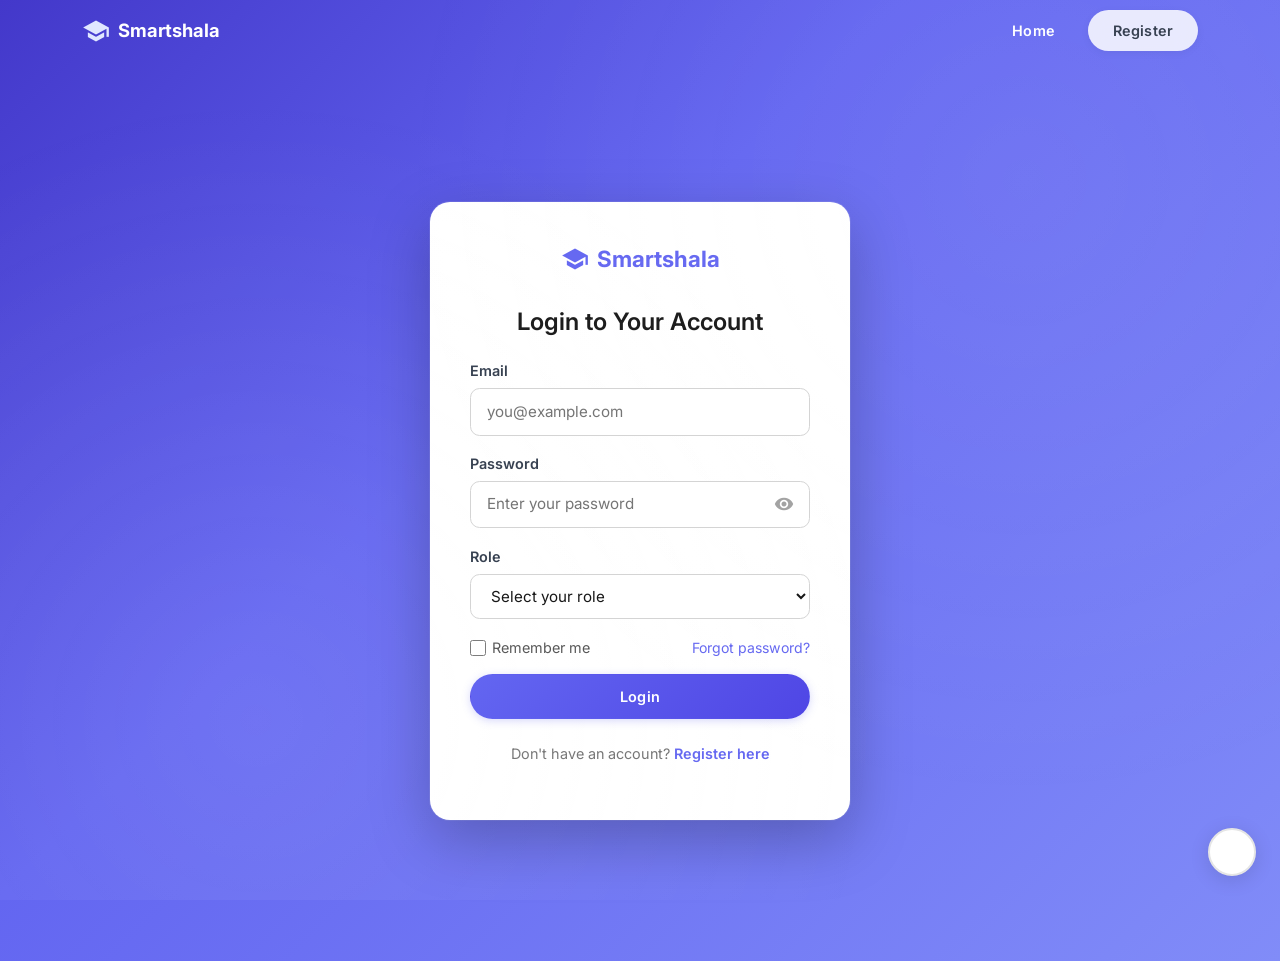
<file: target/classes/static/html/lectures.html>
<!DOCTYPE html>
<html lang="en">
<head>
  <meta charset="utf-8" />
  <meta name="viewport" content="width=device-width, initial-scale=1" />
  <title>Recorded Lectures - Smartshala</title>
  <link href="https://cdn.jsdelivr.net/npm/bootstrap@5.3.3/dist/css/bootstrap.min.css" rel="stylesheet">
  <link href="https://fonts.googleapis.com/icon?family=Material+Icons" rel="stylesheet">
  <link rel="stylesheet" href="../css/styles.css" />
  <style>
    .lecture-card { border-radius: 1rem; overflow: hidden; transition: all 0.25s; border: 1px solid #e5e5e5; background: #fff; }
    .lecture-card:hover { transform: translateY(-4px); box-shadow: 0 10px 30px rgba(0,0,0,0.08); }
    .video-preview { aspect-ratio: 16/9; background: #171717; display: flex; align-items: center; justify-content: center; position: relative; cursor: pointer; }
    .play-overlay { position: absolute; inset: 0; background: rgba(0,0,0,0.4); display: flex; align-items: center; justify-content: center; opacity: 0; transition: opacity 0.2s; }
    .video-preview:hover .play-overlay { opacity: 1; }
    .modal-video { position: fixed; inset: 0; background: rgba(0,0,0,0.9); display: flex; align-items: center; justify-content: center; z-index: 2000; opacity: 0; pointer-events: none; transition: opacity 0.3s; }
    .modal-video.open { opacity: 1; pointer-events: auto; }
    .modal-video .video-wrapper { width: 90%; max-width: 1000px; position: relative; }
    .close-video { position: absolute; top: -40px; right: 0; color: white; background: none; border: 0; font-size: 1.5rem; cursor: pointer; }
    .tag { background: #f5f5f5; padding: 0.2rem 0.5rem; border-radius: 50rem; font-size: 0.8rem; color: #737373; }
  </style>
</head>
<body>
  <nav class="navbar navbar-expand-lg dashboard-nav">
    <div class="container-fluid px-4">
      <a class="navbar-brand d-inline-flex gap-2 align-items-center" href="index.html">
        <span class="material-icons text-primary" style="font-size:24px">school</span>
        <span class="fw-bold">Smartshala</span>
      </a>
      <button class="navbar-toggler" type="button" data-bs-toggle="collapse" data-bs-target="#dashNav">
        <span class="navbar-toggler-icon"></span>
      </button>
      <div class="collapse navbar-collapse" id="dashNav">
        <ul class="navbar-nav me-auto mb-2 mb-lg-0 ms-4" id="role-nav"></ul>
        <a href="#" id="logout-btn" class="btn btn-outline-primary btn-sm">
          <span class="material-icons" style="font-size:16px">logout</span> Logout
        </a>
      </div>
    </div>
  </nav>

  <main class="container py-5">
    <div class="page-header mb-4">
      <div class="d-flex justify-content-between align-items-center position-relative flex-wrap gap-3" style="z-index:1">
        <div>
          <h1><span class="material-icons me-2" style="font-size:1.5rem;vertical-align:middle">video_library</span>Recorded Lectures</h1>
          <p id="lecture-subtitle">Watch recorded class sessions</p>
        </div>
        <div class="d-flex gap-2 flex-wrap" id="upload-tools">
          <select id="class-select" class="form-select" style="min-width:220px;border-radius:50rem">
            <option value="">Select class</option>
          </select>
          <button class="btn btn-light" id="upload-btn">
            <span class="material-icons" style="font-size:16px;margin-right:4px">upload</span> Upload Recording
          </button>
          <input type="file" id="upload-input" accept="video/*" style="display:none" />
        </div>
      </div>
    </div>

    <div class="card rounded-4 border-0" style="background:#eef2ff; box-shadow:inset 0 2px 4px rgba(0,0,0,0.02)">
      <div class="card-body p-4">
        <div class="row g-4" id="lectures-grid"></div>
      </div>
    </div>
  </main>

  <div class="modal-video" id="video-modal">
    <div class="video-wrapper">
      <button class="close-video" id="close-video">x</button>
      <video id="video-player" controls style="width:100%;display:block;border-radius:1rem">
        Your browser does not support video playback.
      </video>
    </div>
  </div>

  <script src="https://cdn.jsdelivr.net/npm/bootstrap@5.3.3/dist/js/bootstrap.bundle.min.js"></script>
  <script src="../js/app.js"></script>
  <script src="../js/theme-toggle.js"></script>
  <script>
    const auth = Smartshala.getCurrentUser();
    if (!auth || !auth.isAuthenticated || !['teacher', 'student'].includes(auth.role)) {
      window.location.href = 'login.html';
    }

    const grid = document.getElementById('lectures-grid');
    const modal = document.getElementById('video-modal');
    const player = document.getElementById('video-player');
    const uploadInput = document.getElementById('upload-input');
    const uploadTools = document.getElementById('upload-tools');
    const classSelect = document.getElementById('class-select');

    document.getElementById('role-nav').innerHTML = auth.role === 'teacher'
      ? '<li class="nav-item"><a class="nav-link" href="teacher-dashboard.html"><span class="material-icons">dashboard</span> Dashboard</a></li><li class="nav-item"><a class="nav-link" href="liveclass.html"><span class="material-icons">videocam</span> Live Class</a></li><li class="nav-item"><a class="nav-link active" href="lectures.html"><span class="material-icons">video_library</span> Lectures</a></li>'
      : '<li class="nav-item"><a class="nav-link" href="student-dashboard.html"><span class="material-icons">dashboard</span> Dashboard</a></li><li class="nav-item"><a class="nav-link" href="liveclass.html"><span class="material-icons">videocam</span> Live Class</a></li><li class="nav-item"><a class="nav-link active" href="lectures.html"><span class="material-icons">video_library</span> Lectures</a></li><li class="nav-item"><a class="nav-link" href="notes.html"><span class="material-icons">note</span> Notes</a></li>';

    if (auth.role !== 'teacher') {
      uploadTools.style.display = 'none';
      document.getElementById('lecture-subtitle').textContent = 'Watch lectures from your enrolled classes';
    } else {
      document.getElementById('lecture-subtitle').textContent = 'Upload and manage class recordings';
    }

    function formatDuration(seconds) {
      const mins = Math.floor((seconds || 0) / 60);
      const secs = Math.floor((seconds || 0) % 60);
      return `${mins}:${secs.toString().padStart(2, '0')}`;
    }

    async function renderLectures() {
      try {
        const res = await apiFetch('/api/lectures', { headers: { Authorization: `Bearer ${auth.token}` } });
        if (!res) return;
        if (!res.ok) throw new Error('Failed to load lectures');
        const lectures = await res.json();
        if (!lectures.length) {
          grid.innerHTML = `<div class="col-12"><div class="empty-state"><span class="material-icons">video_library</span><p>No lectures yet.</p></div></div>`;
          return;
        }

        grid.innerHTML = lectures.map(lecture => `
          <div class="col-lg-4 col-md-6">
            <div class="lecture-card">
              <div class="video-preview" data-url="${lecture.url}">
                <span class="material-icons text-white" style="font-size:3rem">play_circle_filled</span>
                <div class="play-overlay"><span class="material-icons text-white" style="font-size:3rem">play_circle_filled</span></div>
              </div>
              <div class="p-3">
                <h6 class="fw-bold mb-1">${lecture.title || 'Lecture'}</h6>
                <div class="text-muted small mb-2">${new Date(lecture.date || lecture.created_at || Date.now()).toLocaleDateString()} &middot; ${formatDuration(lecture.duration)}</div>
                <div class="d-flex gap-1 mb-2">
                  <span class="tag">${lecture.subject || 'Lecture'}</span>
                  <span class="tag">${lecture.instructor || 'Teacher'}</span>
                </div>
                <a href="${lecture.url}" download class="btn btn-outline-primary btn-sm w-100">Download</a>
              </div>
            </div>
          </div>
        `).join('');

        grid.querySelectorAll('.video-preview').forEach(el => {
          el.addEventListener('click', () => {
            player.src = el.dataset.url;
            modal.classList.add('open');
            player.play();
          });
        });
      } catch (err) {
        grid.innerHTML = `<div class="col-12"><div class="empty-state"><span class="material-icons">error</span><p>Failed to load lectures.</p></div></div>`;
      }
    }

    async function loadTeacherClasses() {
      if (auth.role !== 'teacher') return;
      try {
        const res = await apiFetch('/api/classes', { headers: { Authorization: `Bearer ${auth.token}` } });
        if (!res) return;
        const classes = await res.json();
        classSelect.innerHTML = '<option value="">Select class</option>' + classes.map(cls => `<option value="${cls.id}">${cls.name}</option>`).join('');
        if (classes.length === 1) classSelect.value = classes[0].id;
      } catch (err) {
        classSelect.innerHTML = '<option value="">No classes loaded</option>';
      }
    }

    document.getElementById('upload-btn').addEventListener('click', () => showComingSoonModal());
    uploadInput.addEventListener('change', async () => {
      const file = uploadInput.files[0];
      if (!file) return;
      if (auth.role !== 'teacher') {
        await Smartshala.alert('Only teachers can upload lectures.');
        return;
      }
      if (!classSelect.value) {
        await Smartshala.alert('Select a class before uploading.');
        uploadInput.value = '';
        return;
      }

      const title = await Smartshala.prompt('Lecture title:', file.name.replace(/\.[^/.]+$/, ''));
      if (!title) return;
      const formData = new FormData();
      formData.append('lecture', file);
      formData.append('classId', classSelect.value);
      formData.append('title', title);

      try {
        const res = await apiFetch('/api/lectures/upload', { method: 'POST', headers: { Authorization: `Bearer ${auth.token}` }, body: formData });
        if (!res) return;
        const data = await res.json().catch(() => ({}));
        if (!res.ok) throw new Error(data.error || 'Upload failed');
        await Smartshala.alert('Lecture uploaded', 'Success');
        renderLectures();
      } catch (err) {
        await Smartshala.alert('Upload failed: ' + err.message);
      }
    });

    document.getElementById('close-video').addEventListener('click', () => {
      modal.classList.remove('open');
      player.pause();
    });
    document.getElementById('logout-btn').addEventListener('click', event => {
      event.preventDefault();
      Smartshala.logout();
    });

    loadTeacherClasses();
    renderLectures();
  </script>
</body>
</html>
</file>
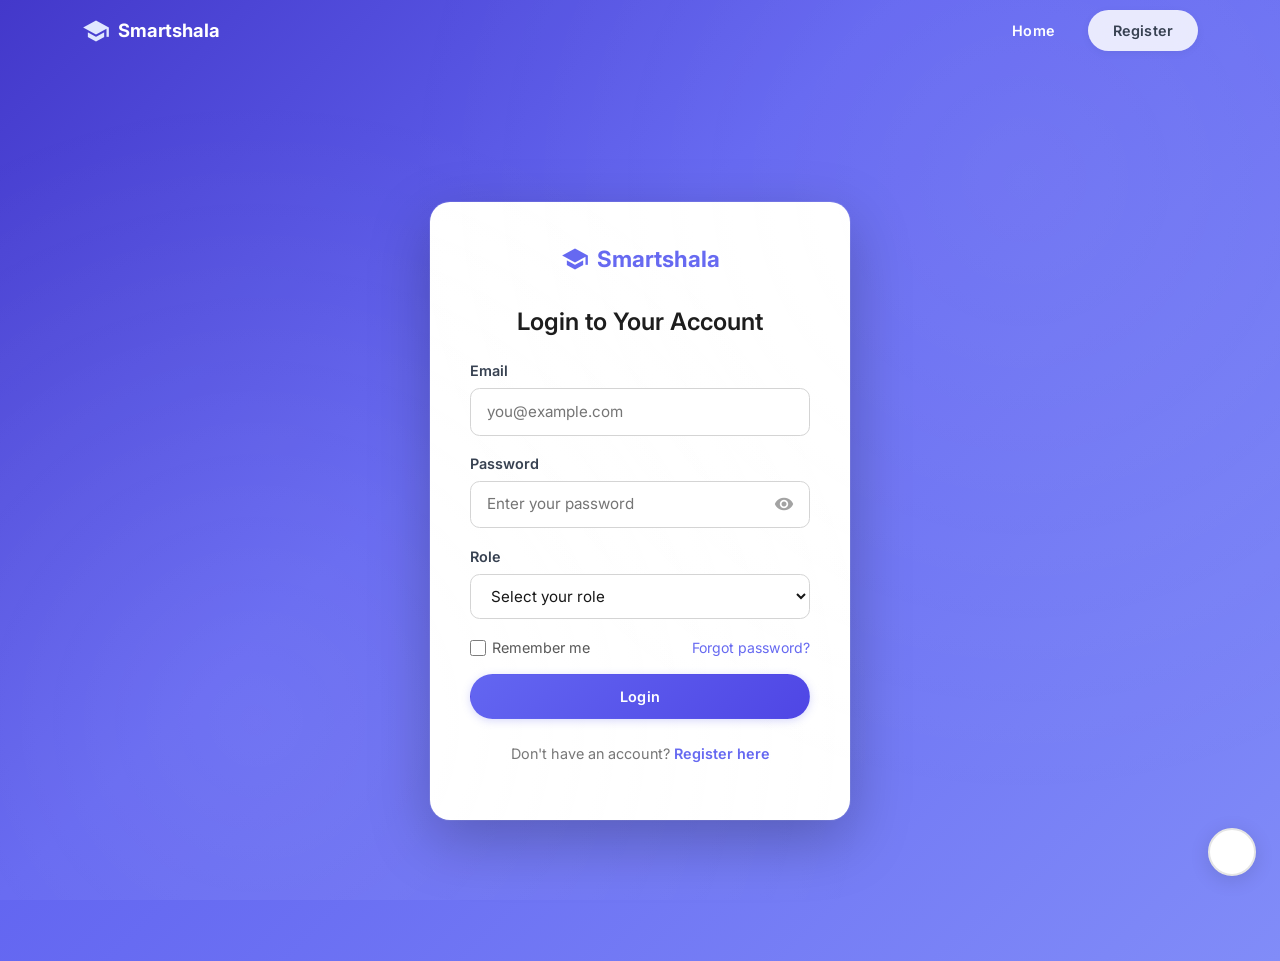
<file: target/classes/static/html/liveclass.html>
<!DOCTYPE html>
<html lang="en">
<head>
  <meta charset="utf-8" />
  <meta name="viewport" content="width=device-width, initial-scale=1" />
  <title>Live Class - Smartshala</title>
  <link href="https://cdn.jsdelivr.net/npm/bootstrap@5.3.3/dist/css/bootstrap.min.css" rel="stylesheet">
  <link href="https://fonts.googleapis.com/icon?family=Material+Icons" rel="stylesheet">
  <link rel="stylesheet" href="../css/styles.css" />
  <style>
    .live-grid{display:grid;grid-template-columns:minmax(0,1fr) 360px;gap:1.5rem}
    .video-wrap{background:#111;border-radius:1rem;overflow:hidden;position:relative;min-height:420px;display:flex;align-items:center;justify-content:center}
    .video-wrap video{width:100%;height:100%;object-fit:contain;display:block}
    .local-label{position:absolute;left:.75rem;bottom:.75rem;background:rgba(0,0,0,.6);color:#fff;font-size:.75rem;padding:.2rem .6rem;border-radius:50rem;pointer-events:none}
    .rec-dot{display:inline-block;width:8px;height:8px;background:#ef4444;border-radius:50%;margin-right:4px;animation:blink 1s infinite}
    @keyframes blink{0%,100%{opacity:1}50%{opacity:.2}}
    .remote-grid{display:grid;grid-template-columns:repeat(auto-fill,minmax(200px,1fr));gap:.75rem;margin-top:1rem}
    .remote-tile{background:#171717;border-radius:.75rem;overflow:hidden;min-height:140px;position:relative}
    .remote-tile video{width:100%;height:100%;object-fit:cover;display:block}
    .remote-label{position:absolute;left:.5rem;bottom:.5rem;background:rgba(0,0,0,.6);color:#fff;font-size:.72rem;padding:.2rem .5rem;border-radius:50rem;pointer-events:none;display:flex;align-items:center;gap:.3rem}
    .remote-muted{font-size:14px!important}
    .ice-badge{position:absolute;top:.5rem;right:.5rem;font-size:.65rem;padding:.15rem .4rem;border-radius:50rem}
    .chat-row{margin-bottom:.6rem;padding:.6rem .75rem;border-radius:.75rem;background:#f8fafc}
    .chat-row.mine{background:#eef2ff}
    .chat-row.ai{background:#ecfeff;border:1px solid #a5f3fc}
    .chat-row.system{background:#fafafa;color:#737373;font-size:.82rem;text-align:center}
    .chat-meta{font-size:.72rem;color:#64748b;margin-bottom:.2rem;display:flex;justify-content:space-between}
    .meeting-stat{display:inline-flex;align-items:center;gap:.35rem;border-radius:50rem;padding:.4rem .75rem;background:rgba(255,255,255,.92);color:#3730a3;font-weight:700;font-size:.85rem}
    .ctrl-bar{display:flex;gap:.5rem;flex-wrap:wrap;margin-top:.75rem;align-items:center}
    .ctrl-bar .btn{min-height:38px}
    .status-bar{font-size:.8rem;color:#737373;margin-top:.4rem;min-height:1.2em}
    @media(max-width:992px){.live-grid{grid-template-columns:1fr}}
  </style>
</head>
<body>

<nav class="navbar navbar-expand-lg dashboard-nav">
  <div class="container-fluid px-4">
    <a class="navbar-brand d-inline-flex gap-2 align-items-center" href="index.html">
      <span class="material-icons text-primary" style="font-size:24px">school</span>
      <span class="fw-bold">Smartshala</span>
    </a>
    <button class="navbar-toggler" type="button" data-bs-toggle="collapse" data-bs-target="#dashNav">
      <span class="navbar-toggler-icon"></span>
    </button>
    <div class="collapse navbar-collapse" id="dashNav">
      <ul class="navbar-nav me-auto mb-2 mb-lg-0 ms-4" id="role-nav"></ul>
      <a href="#" id="logout-btn" class="btn btn-outline-primary btn-sm">
        <span class="material-icons" style="font-size:16px">logout</span> Logout
      </a>
    </div>
  </div>
</nav>

<main class="container py-4">
  <div class="page-header mb-4">
    <div class="d-flex justify-content-between align-items-center flex-wrap gap-3 position-relative" style="z-index:1">
      <div>
        <h1><span class="material-icons me-2" style="font-size:1.5rem;vertical-align:middle">videocam</span>Live Class</h1>
        <p id="class-context">WebRTC video &amp; class chat</p>
      </div>
      <div class="d-flex gap-2 flex-wrap align-items-center">
        <span class="meeting-stat"><span class="material-icons" style="font-size:16px">groups</span><span id="participant-count">1</span></span>
        <span class="badge bg-light text-primary rounded-pill px-3 py-2" id="role-badge">—</span>
        <span class="badge bg-danger rounded-pill px-3 py-2" id="rec-badge" style="display:none">
          <span class="rec-dot"></span>REC
        </span>
      </div>
    </div>
  </div>

  <div class="live-grid">
    <!-- Video + controls -->
    <section>
      <div class="video-wrap" id="video-wrap">
        <video id="localVideo" autoplay muted playsinline></video>
        <span class="local-label" id="local-label">You</span>
      </div>

      <div class="ctrl-bar" id="ctrl-bar">
        <button class="btn btn-primary" id="join-btn">
          <span class="material-icons" style="font-size:16px;margin-right:4px">login</span>Join Room
        </button>
        <button class="btn btn-outline-primary" id="mic-btn" style="display:none">
          <span class="material-icons" style="font-size:16px;margin-right:4px">mic</span>Mic On
        </button>
        <button class="btn btn-outline-primary" id="cam-btn" style="display:none">
          <span class="material-icons" style="font-size:16px;margin-right:4px">videocam</span>Cam On
        </button>
        <button class="btn btn-outline-primary" id="screen-btn" style="display:none">
          <span class="material-icons" style="font-size:16px;margin-right:4px">screen_share</span>Screen
        </button>
        <button class="btn btn-primary" id="record-btn" style="display:none">
          <span class="material-icons" style="font-size:16px;margin-right:4px">fiber_manual_record</span>Record
        </button>
        <button class="btn btn-warning" id="stop-rec-btn" style="display:none">
          <span class="material-icons" style="font-size:16px;margin-right:4px">stop</span>Stop Rec
        </button>
        <button class="btn btn-outline-danger" id="leave-btn" style="display:none">
          <span class="material-icons" style="font-size:16px;margin-right:4px">logout</span>Leave
        </button>
        <button class="btn btn-danger" id="end-btn" style="display:none">
          <span class="material-icons" style="font-size:16px;margin-right:4px">call_end</span>End Class
        </button>
      </div>
      <div class="status-bar" id="status-bar">Not connected</div>
      <div class="remote-grid" id="remote-grid"></div>
    </section>

    <!-- Chat panel -->
    <aside class="chat-panel">
      <div class="chat-header d-flex align-items-center">
        <span class="material-icons text-primary me-2" style="font-size:18px">forum</span>
        Class Chat
        <span class="badge bg-info-subtle text-info-emphasis ms-auto">AI: /ai &lt;question&gt;</span>
      </div>
      <div class="chat-messages" id="chat"></div>
      <div class="chat-input-area">
        <input id="chat-input" placeholder="Message or /ai question…" autocomplete="off"/>
        <button class="btn btn-outline-primary btn-sm" id="ai-btn" title="Ask AI">
          <span class="material-icons" style="font-size:16px">smart_toy</span>
        </button>
        <button class="btn btn-primary btn-sm" id="send-btn">
          <span class="material-icons" style="font-size:16px">send</span>
        </button>
      </div>
    </aside>
  </div>
</main>

<script src="https://cdn.jsdelivr.net/npm/bootstrap@5.3.3/dist/js/bootstrap.bundle.min.js"></script>
<script src="../js/app.js"></script>
<script src="../js/theme-toggle.js"></script>
<script>

// ── Auth guard ──────────────────────────────────────────────────────────────
const currentUser = JSON.parse(
  localStorage.getItem('smartshala_auth') ||
  sessionStorage.getItem('smartshala_auth') || 'null'
);
if (!currentUser || !currentUser.isAuthenticated ||
    !['teacher','student','admin'].includes(currentUser.role)) {
  location.href = 'login.html';
}

// ── URL params ───────────────────────────────────────────────────────────────
const params   = new URLSearchParams(location.search);
const CLASS_ID = params.get('classId') || '';
const ROOM     = params.get('room') || CLASS_ID || 'demo-room';
const IS_TEACHER = currentUser.role === 'teacher' || currentUser.role === 'admin';
const WS_URL   = (location.protocol === 'https:' ? 'wss' : 'ws') +
                 '://' + location.host + '/ws?token=' +
                 encodeURIComponent(currentUser.token);

// ── ICE servers (STUN + public TURN fallback) ────────────────────────────────
// Replace TURN credentials with your own server for production
const ICE_SERVERS = [
  { urls: 'stun:stun.l.google.com:19302' },
  { urls: 'stun:stun1.l.google.com:19302' },
  { urls: 'stun:stun2.l.google.com:19302' },
  { urls: 'stun:stun3.l.google.com:19302' },
  {
    urls: 'turn:openrelay.metered.ca:80',
    username: 'openrelayproject',
    credential: 'openrelayproject'
  },
  {
    urls: 'turn:openrelay.metered.ca:443',
    username: 'openrelayproject',
    credential: 'openrelayproject'
  },
  {
    urls: 'turn:openrelay.metered.ca:443?transport=tcp',
    username: 'openrelayproject',
    credential: 'openrelayproject'
  }
];

// ── DOM refs ─────────────────────────────────────────────────────────────────
const $  = id => document.getElementById(id);
const localVideo   = $('localVideo');
const remoteGrid   = $('remote-grid');
const statusBar    = $('status-bar');
const chatBox      = $('chat');
const chatInput    = $('chat-input');
const pCount       = $('participant-count');
const recBadge     = $('rec-badge');
const localLabel   = $('local-label');

// ── State ────────────────────────────────────────────────────────────────────
let ws             = null;
let myId           = null;          // WebSocket session id assigned by server
let localStream    = null;
let screenSharing  = false;
let mediaRecorder  = null;
let recChunks      = [];
let wsReconnTimer  = null;
let wsReconnDelay  = 2000;
let intentClose    = false;
let heartbeatInterval = null;

// peerId → RTCPeerConnection
const peers        = {};
// peerId → perfect-negotiation state
const peerState    = {};
// peerId → { id, name, role }
const peerMeta     = {};
// peerId → { audio, video }
const peerMedia    = {};
// peerId → MediaStream (accumulate tracks)
const peerStreams   = {};

// ── Navbar ───────────────────────────────────────────────────────────────────
$('role-badge').textContent = IS_TEACHER ? 'Teacher' : 'Student';
$('role-nav').innerHTML = IS_TEACHER
  ? `<li class="nav-item"><a class="nav-link" href="teacher-dashboard.html"><span class="material-icons">dashboard</span> Dashboard</a></li>
     <li class="nav-item"><a class="nav-link active" href="liveclass.html"><span class="material-icons">videocam</span> Live</a></li>
     <li class="nav-item"><a class="nav-link" href="lectures.html"><span class="material-icons">video_library</span> Lectures</a></li>`
  : `<li class="nav-item"><a class="nav-link" href="student-dashboard.html"><span class="material-icons">dashboard</span> Dashboard</a></li>
     <li class="nav-item"><a class="nav-link active" href="liveclass.html"><span class="material-icons">videocam</span> Live</a></li>
     <li class="nav-item"><a class="nav-link" href="lectures.html"><span class="material-icons">video_library</span> Lectures</a></li>
     <li class="nav-item"><a class="nav-link" href="notes.html"><span class="material-icons">note</span> Notes</a></li>`;

$('logout-btn').addEventListener('click', e => { e.preventDefault(); Smartshala.logout(); });

// ── Helpers ───────────────────────────────────────────────────────────────────
function setStatus(msg) { statusBar.textContent = msg; }
function show(el, v)    { el.style.display = v ? 'inline-flex' : 'none'; }
function updateCount()  { pCount.textContent = String(1 + Object.keys(peerMeta).length); }

function appendChat({ name='System', role='', message='', mine=false, ai=false, system=false, sentAt=Date.now() }) {
  const d = document.createElement('div');
  d.className = 'chat-row' + (mine?' mine':'') + (ai?' ai':'') + (system?' system':'');
  if (system) {
    d.textContent = message;
  } else {
    d.innerHTML = `<div class="chat-meta"><span>${escHtml(name)}${role?' · '+escHtml(role):''}</span><span>${new Date(sentAt).toLocaleTimeString()}</span></div><div></div>`;
    d.querySelector('div:last-child').textContent = message;
  }
  chatBox.appendChild(d);
  chatBox.scrollTop = chatBox.scrollHeight;
}

function escHtml(s) {
  return String(s).replace(/&/g,'&amp;').replace(/</g,'&lt;').replace(/>/g,'&gt;');
}


// ── WebSocket signaling ───────────────────────────────────────────────────────
function openWs() {
  if (ws && ws.readyState <= WebSocket.OPEN) return;
  setStatus('Connecting to signaling server…');
  ws = new WebSocket(WS_URL);

  ws.addEventListener('open', () => {
    wsReconnDelay = 2000;
    ws.send(JSON.stringify({ type: 'join', room: ROOM, classId: CLASS_ID }));
    setStatus('Connected — waiting for peers');
    // Periodically send a heartbeat ping to prevent Render's 57-second idle timeout
    if (heartbeatInterval) clearInterval(heartbeatInterval);
    heartbeatInterval = setInterval(() => {
      wsSend({ type: 'ping' });
    }, 30000);
  });

  ws.addEventListener('message', async e => {
    let msg;
    try { msg = JSON.parse(e.data); } catch { return; }
    await handleWsMessage(msg);
  });

  ws.addEventListener('close', () => {
    if (heartbeatInterval) {
      clearInterval(heartbeatInterval);
      heartbeatInterval = null;
    }
    if (intentClose) return;
    setStatus(`Disconnected — reconnecting in ${wsReconnDelay/1000}s…`);
    wsReconnTimer = setTimeout(() => {
      wsReconnDelay = Math.min(wsReconnDelay * 2, 30000);
      openWs();
    }, wsReconnDelay);
  });

  ws.addEventListener('error', () => setStatus('WebSocket error'));
}

function wsSend(payload) {
  if (ws && ws.readyState === WebSocket.OPEN) ws.send(JSON.stringify(payload));
}

async function handleWsMessage(msg) {
  switch (msg.type) {

    case 'connected':
      myId = msg.id;
      // Fix polite flag for any peers created before we got our id
      for (const [pid, st] of Object.entries(peerState)) st.polite = myId > pid;
      break;

    case 'peers':
      // Existing peers already in the room
      for (const p of (msg.peers || [])) peerMeta[p.id] = p;
      updateCount();
      if (localStream) connectAll();
      break;

    case 'peer-joined':
      peerMeta[msg.peer.id] = msg.peer;
      updateCount();
      appendChat({ message: `${msg.peer.name} joined`, system: true });
      if (localStream) initPeer(msg.peer.id);
      break;

    case 'peer-left':
      removePeer(msg.id);
      updateCount();
      appendChat({ message: 'A participant left', system: true });
      break;

    case 'signal':
      try { await handleSignal(msg.from, msg.data); }
      catch (err) { console.error('[signal]', err); }
      break;

    case 'chat':
      appendChat({
        name: msg.name, role: msg.role, message: msg.message,
        mine: msg.from === myId, sentAt: msg.sentAt
      });
      break;

    case 'end-class':
      appendChat({ message: `${msg.name} ended the class`, system: true });
      if (!IS_TEACHER) {
        await Smartshala.alert('The teacher has ended this class.');
        location.href = CLASS_ID ? `class-details.html?id=${CLASS_ID}` : 'student-dashboard.html';
      }
      break;

    case 'media-state':
      peerMedia[msg.from] = { audio: msg.audio, video: msg.video };
      updateRemoteLabel(msg.from);
      break;

    case 'error':
      appendChat({ message: msg.message || 'Server error', system: true });
      break;
  }
}


// ── WebRTC peer management ────────────────────────────────────────────────────
function initPeer(peerId) {
  if (peers[peerId]) {
    syncTracks(peers[peerId]);
    return peers[peerId];
  }

  const pc = new RTCPeerConnection({ iceServers: ICE_SERVERS });

  // Perfect-negotiation state
  peerState[peerId] = {
    makingOffer: false,
    ignoreOffer: false,
    settingRemoteAnswer: false,
    polite: !!myId && myId > peerId
  };

  peers[peerId] = pc;
  peerStreams[peerId] = new MediaStream();
  syncTracks(pc);

  // ── negotiationneeded: create offer ──────────────────────────────────────
  pc.addEventListener('negotiationneeded', async () => {
    const st = peerState[peerId];
    if (!st) return;
    try {
      st.makingOffer = true;
      await pc.setLocalDescription();
      wsSend({ type: 'signal', to: peerId, data: pc.localDescription });
    } catch (err) {
      console.error('[negotiationneeded]', err);
    } finally {
      st.makingOffer = false;
    }
  });

  // ── ICE candidate ready ───────────────────────────────────────────────────
  pc.addEventListener('icecandidate', e => {
    if (e.candidate) wsSend({ type: 'signal', to: peerId, data: { type: 'candidate', candidate: e.candidate } });
  });

  // ── ICE connection state ──────────────────────────────────────────────────
  pc.addEventListener('iceconnectionstatechange', () => {
    const s = pc.iceConnectionState;
    setStatus(`${peerName(peerId)}: ICE ${s}`);
    updateIceBadge(peerId, s);
    if (s === 'failed') pc.restartIce();
  });

  // ── Connection state ──────────────────────────────────────────────────────
  pc.addEventListener('connectionstatechange', () => {
    if (['failed','closed','disconnected'].includes(pc.connectionState)) {
      // Try ICE restart before giving up
      if (pc.connectionState === 'failed') pc.restartIce();
      if (pc.connectionState === 'closed') removePeer(peerId);
    }
  });

  // ── Remote track received ─────────────────────────────────────────────────
  pc.addEventListener('track', e => {
    const stream = peerStreams[peerId] || (peerStreams[peerId] = new MediaStream());
    // Avoid duplicate tracks
    if (!stream.getTrackById(e.track.id)) stream.addTrack(e.track);
    renderRemoteTile(peerId, stream);
  });

  return pc;
}

async function handleSignal(from, data) {
  const pc = initPeer(from);
  const st = peerState[from];
  if (!st) return;

  if (data.type === 'offer' || data.type === 'answer') {
    const desc = new RTCSessionDescription(data);
    const readyForOffer = !st.makingOffer &&
      (pc.signalingState === 'stable' || st.settingRemoteAnswer);
    const collision = desc.type === 'offer' && !readyForOffer;

    st.ignoreOffer = !st.polite && collision;
    if (st.ignoreOffer) return;

    st.settingRemoteAnswer = desc.type === 'answer';
    await pc.setRemoteDescription(desc);
    st.settingRemoteAnswer = false;

    if (desc.type === 'offer') {
      await pc.setLocalDescription();
      wsSend({ type: 'signal', to: from, data: pc.localDescription });
    }
  } else if (data.type === 'candidate' && data.candidate) {
    try {
      await pc.addIceCandidate(new RTCIceCandidate(data.candidate));
    } catch (err) {
      if (!st.ignoreOffer) console.warn('[addIceCandidate]', err);
    }
  }
}

function removePeer(peerId) {
  if (peers[peerId]) { peers[peerId].close(); delete peers[peerId]; }
  delete peerState[peerId];
  delete peerMeta[peerId];
  delete peerMedia[peerId];
  delete peerStreams[peerId];
  const tile = document.getElementById('rt-' + peerId);
  if (tile) tile.remove();
  updateCount();
}

function connectAll() {
  Object.keys(peerMeta).forEach(pid => { if (pid !== myId) initPeer(pid); });
}

function syncTracks(pc) {
  if (!localStream) return;
  localStream.getTracks().forEach(track => {
    const already = pc.getSenders().some(s => s.track && s.track.id === track.id);
    if (!already) pc.addTrack(track, localStream);
  });
}

function peerName(peerId) {
  return peerMeta[peerId] ? peerMeta[peerId].name : peerId.slice(0,8);
}


// ── Remote video tiles ────────────────────────────────────────────────────────
function renderRemoteTile(peerId, stream) {
  let tile = document.getElementById('rt-' + peerId);
  if (!tile) {
    tile = document.createElement('div');
    tile.id = 'rt-' + peerId;
    tile.className = 'remote-tile';
    tile.innerHTML = `
      <video autoplay playsinline></video>
      <span class="remote-label" id="rl-${peerId}"></span>
      <span class="badge ice-badge bg-secondary" id="ib-${peerId}">connecting</span>`;
    remoteGrid.appendChild(tile);
  }
  const vid = tile.querySelector('video');
  if (vid.srcObject !== stream) vid.srcObject = stream;
  updateRemoteLabel(peerId);
}

function updateRemoteLabel(peerId) {
  const el = document.getElementById('rl-' + peerId);
  if (!el) return;
  const meta  = peerMeta[peerId]  || {};
  const media = peerMedia[peerId] || { audio: true, video: true };
  el.innerHTML =
    (!media.audio ? '<span class="material-icons remote-muted">mic_off</span>' : '') +
    escHtml(meta.name || 'Participant');
}

function updateIceBadge(peerId, state) {
  const el = document.getElementById('ib-' + peerId);
  if (!el) return;
  const map = {
    checking:'bg-warning text-dark', connected:'bg-success',
    completed:'bg-success', failed:'bg-danger',
    disconnected:'bg-warning text-dark', closed:'bg-secondary',
    new:'bg-secondary'
  };
  el.className = 'badge ice-badge ' + (map[state] || 'bg-secondary');
  el.textContent = state;
}

// ── Local media ───────────────────────────────────────────────────────────────
async function startMedia() {
  try {
    localStream = await navigator.mediaDevices.getUserMedia({ video: true, audio: true });
    localVideo.srcObject = localStream;
    localLabel.textContent = currentUser.name || 'You';
    showMediaControls(true);
    // Add tracks to any already-connected peers
    Object.values(peers).forEach(pc => syncTracks(pc));
    connectAll();
    broadcastMediaState();
    setStatus('Camera and microphone active');
  } catch (err) {
    setStatus('Media error: ' + err.message);
    await Smartshala.alert('Could not access camera/microphone: ' + err.message);
  }
}

function stopMedia() {
  if (!localStream) return;
  localStream.getTracks().forEach(t => t.stop());
  localStream = null;
  localVideo.srcObject = null;
  screenSharing = false;
  Object.values(peers).forEach(pc => pc.getSenders().forEach(s => { try { pc.removeTrack(s); } catch(_){} }));
  showMediaControls(false);
  setStatus('Media stopped');
}

async function toggleMic() {
  if (!localStream) return;
  const tracks = localStream.getAudioTracks();
  tracks.forEach(t => { t.enabled = !t.enabled; });
  const on = tracks.some(t => t.enabled);
  $('mic-btn').innerHTML = `<span class="material-icons" style="font-size:16px;margin-right:4px">${on?'mic':'mic_off'}</span>${on?'Mic On':'Muted'}`;
  $('mic-btn').className = on ? 'btn btn-outline-primary' : 'btn btn-outline-danger';
  broadcastMediaState();
}

async function toggleCam() {
  if (!localStream) return;
  const tracks = localStream.getVideoTracks();
  tracks.forEach(t => { t.enabled = !t.enabled; });
  const on = tracks.some(t => t.enabled);
  $('cam-btn').innerHTML = `<span class="material-icons" style="font-size:16px;margin-right:4px">${on?'videocam':'videocam_off'}</span>${on?'Cam On':'Cam Off'}`;
  $('cam-btn').className = on ? 'btn btn-outline-primary' : 'btn btn-outline-danger';
  broadcastMediaState();
}

async function startScreenShare() {
  if (!localStream) return;
  try {
    const dispStream = await navigator.mediaDevices.getDisplayMedia({ video: true, audio: true });
    const screenTrack = dispStream.getVideoTracks()[0];
    if (!screenTrack) return;
    await replaceVideoTrack(screenTrack);
    screenSharing = true;
    $('screen-btn').innerHTML = '<span class="material-icons" style="font-size:16px;margin-right:4px">stop_screen_share</span>Stop Screen';
    $('screen-btn').className = 'btn btn-warning';
    screenTrack.addEventListener('ended', stopScreenShare);
    setStatus('Screen sharing');
  } catch (err) {
    if (err.name !== 'NotAllowedError') setStatus('Screen share error: ' + err.message);
  }
}

async function stopScreenShare() {
  if (!screenSharing) return;
  screenSharing = false;
  try {
    const camStream = await navigator.mediaDevices.getUserMedia({ video: true, audio: false });
    await replaceVideoTrack(camStream.getVideoTracks()[0]);
  } catch (err) { setStatus('Camera restore failed: ' + err.message); }
  $('screen-btn').innerHTML = '<span class="material-icons" style="font-size:16px;margin-right:4px">screen_share</span>Screen';
  $('screen-btn').className = 'btn btn-outline-primary';
  setStatus('Camera restored');
}

async function replaceVideoTrack(newTrack) {
  const old = localStream.getVideoTracks()[0];
  if (old) { old.stop(); localStream.removeTrack(old); }
  localStream.addTrack(newTrack);
  localVideo.srcObject = localStream;
  await Promise.all(Object.values(peers).map(pc => {
    const sender = pc.getSenders().find(s => s.track && s.track.kind === 'video');
    return sender ? sender.replaceTrack(newTrack) : Promise.resolve(pc.addTrack(newTrack, localStream));
  }));
}

function broadcastMediaState() {
  if (!localStream) return;
  wsSend({
    type: 'media-state',
    audio: localStream.getAudioTracks().some(t => t.enabled),
    video: localStream.getVideoTracks().some(t => t.enabled)
  });
}


// ── Recording (MediaRecorder API) ─────────────────────────────────────────────
function startRecording() {
  if (!localStream || !IS_TEACHER) return;
  recChunks = [];
  const mime = ['video/webm;codecs=vp9,opus','video/webm;codecs=vp8,opus','video/webm','video/mp4']
    .find(t => MediaRecorder.isTypeSupported(t)) || '';
  try {
    mediaRecorder = new MediaRecorder(localStream, mime ? { mimeType: mime } : {});
  } catch (err) { setStatus('Recording init failed: ' + err.message); return; }

  mediaRecorder.addEventListener('dataavailable', e => { if (e.data && e.data.size) recChunks.push(e.data); });
  mediaRecorder.addEventListener('stop', uploadRecording);
  mediaRecorder.start(1000);

  show($('record-btn'), false);
  show($('stop-rec-btn'), true);
  show(recBadge, true);
  setStatus('Recording…');
}

function stopRecording() {
  if (!mediaRecorder || mediaRecorder.state === 'inactive') return;
  mediaRecorder.stop();
  show($('stop-rec-btn'), false);
  show($('record-btn'), true);
  show(recBadge, false);
}

async function uploadRecording() {
  // Upload disabled — feature coming soon
  showComingSoonModal();
}

// ── UI helpers ────────────────────────────────────────────────────────────────
function showMediaControls(hasMedia) {
  show($('mic-btn'),    hasMedia);
  show($('cam-btn'),    hasMedia);
  show($('screen-btn'), hasMedia);
  if (IS_TEACHER) show($('record-btn'), hasMedia);
}

// ── Chat ──────────────────────────────────────────────────────────────────────
function sendChat() {
  const msg = chatInput.value.trim();
  if (!msg) return;
  chatInput.value = '';
  if (/^\s*(\/ai|@ai)\b/i.test(msg)) { askAi(msg); return; }
  if (ws && ws.readyState === WebSocket.OPEN) {
    wsSend({ type: 'chat', message: msg });
  } else {
    appendChat({ message: 'Not connected yet', system: true });
  }
}

async function askAi(raw) {
  const message = raw.replace(/^\s*(\/ai|@ai)\s*/i, '').trim();
  if (!message) return;
  appendChat({ name: currentUser.name || 'Me', role: currentUser.role, message, mine: true });
  try {
    const res = await apiFetch('/api/ai/chat', {
      method: 'POST',
      headers: { 'Content-Type': 'application/json', Authorization: 'Bearer ' + currentUser.token },
      body: JSON.stringify({ message, classId: CLASS_ID })
    });
    if (!res) return;
    const d = await res.json();
    appendChat({ name: 'Smartshala AI', role: 'bot', message: d.reply || d.error || 'No answer', ai: true });
  } catch (err) {
    appendChat({ name: 'Smartshala AI', role: 'bot', message: 'AI unavailable: ' + err.message, ai: true });
  }
}

// ── Leave / End ───────────────────────────────────────────────────────────────
function leaveRoom() {
  intentClose = true;
  clearTimeout(wsReconnTimer);
  if (heartbeatInterval) {
    clearInterval(heartbeatInterval);
    heartbeatInterval = null;
  }
  stopRecording();
  stopMedia();
  Object.keys(peers).forEach(removePeer);
  if (ws) { ws.close(); ws = null; }
  show($('join-btn'), true);
  show($('leave-btn'), false);
  show($('end-btn'), false);
  showMediaControls(false);
  setStatus('You left the room');
}

async function endClass() {
  if (!CLASS_ID) { await Smartshala.alert('Open from a class page to end the session.'); return; }
  if (!await Smartshala.confirm('End this live class for everyone?')) return;
  stopRecording();
  wsSend({ type: 'end-class', classId: CLASS_ID });
  await apiFetch(`/api/classes/${CLASS_ID}/live/end`, {
    method: 'POST', headers: { Authorization: 'Bearer ' + currentUser.token }
  });
  leaveRoom();
  location.href = `class-details.html?id=${CLASS_ID}`;
}

// ── Load class context ────────────────────────────────────────────────────────
async function loadClassContext() {
  if (!CLASS_ID) {
    $('class-context').textContent = 'Demo room — open from a class page for full access control';
    return;
  }
  try {
    const res = await apiFetch(`/api/classes/${CLASS_ID}`, {
      headers: { Authorization: 'Bearer ' + currentUser.token }
    });
    if (!res) return;
    if (!res.ok) throw new Error('Forbidden');
    const cls = await res.json();
    $('class-context').textContent = cls.name + ' — live room';
  } catch {
    await Smartshala.alert('You do not have access to this live class.');
    location.href = IS_TEACHER ? 'teacher-dashboard.html' : 'student-dashboard.html';
  }
}


// ── Button wiring ─────────────────────────────────────────────────────────────
$('join-btn').addEventListener('click', async () => {
  intentClose = false;
  show($('join-btn'), false);
  show($('leave-btn'), true);
  if (IS_TEACHER) show($('end-btn'), true);
  openWs();
  await startMedia();
});

$('mic-btn').addEventListener('click', toggleMic);
$('cam-btn').addEventListener('click', toggleCam);

$('screen-btn').addEventListener('click', () => {
  if (screenSharing) stopScreenShare(); else startScreenShare();
});

$('record-btn').addEventListener('click', startRecording);
$('stop-rec-btn').addEventListener('click', stopRecording);
$('leave-btn').addEventListener('click', leaveRoom);
$('end-btn').addEventListener('click', endClass);

$('send-btn').addEventListener('click', sendChat);
$('ai-btn').addEventListener('click', () => {
  const v = chatInput.value.trim();
  askAi('/ai ' + v);
  chatInput.value = '';
});
chatInput.addEventListener('keydown', e => {
  if (e.key === 'Enter') { e.preventDefault(); sendChat(); }
});

// ── Init ──────────────────────────────────────────────────────────────────────
loadClassContext();
</script>
</body>
</html>
</file>
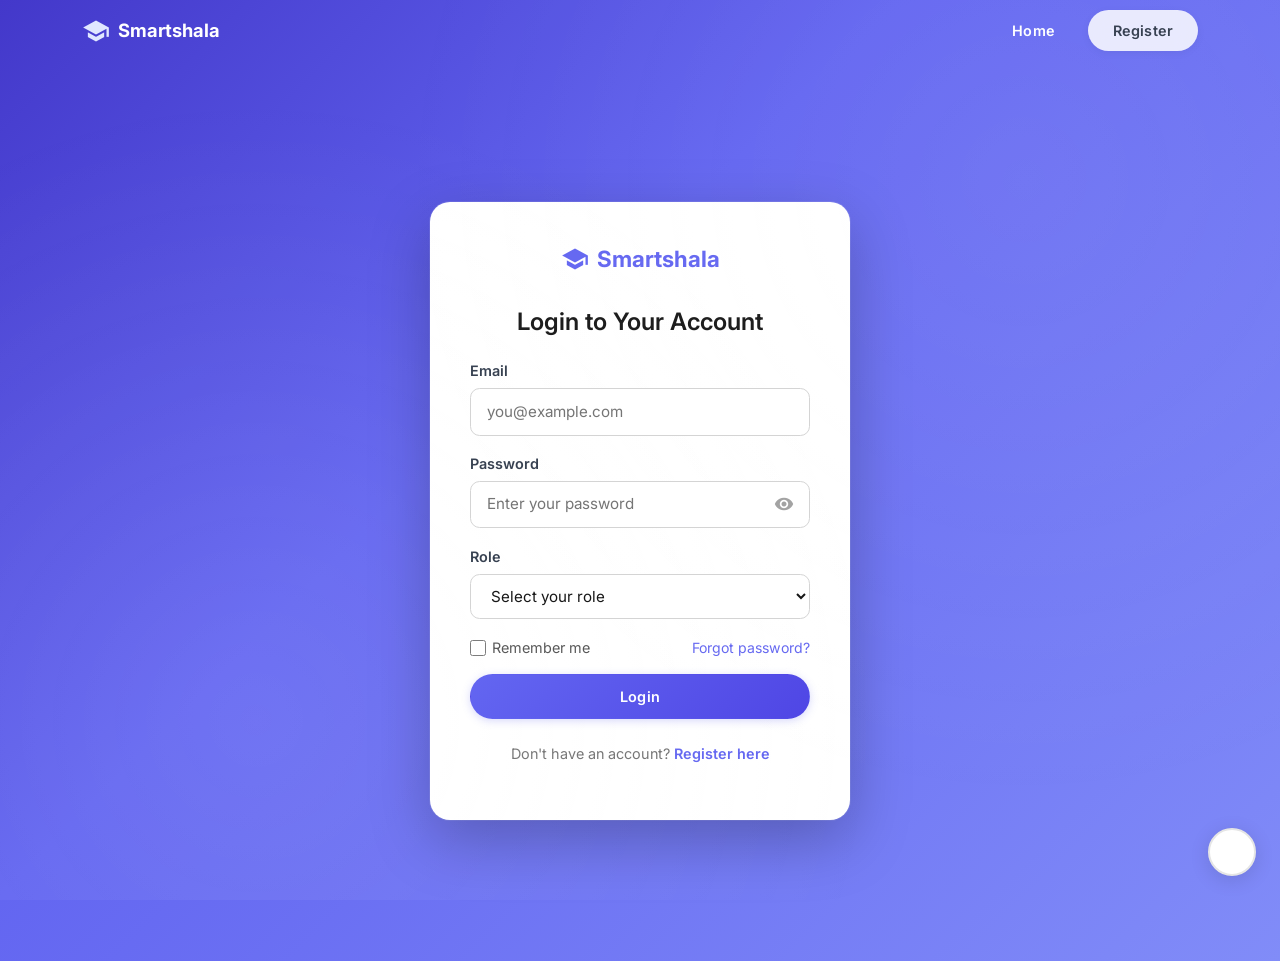
<file: target/classes/static/html/login.html>
<!DOCTYPE html>
<html lang="en">

<head>
  <meta charset="utf-8" />
  <meta name="viewport" content="width=device-width, initial-scale=1" />
  <title>Login - Smartshala</title>
  <link href="https://cdn.jsdelivr.net/npm/bootstrap@5.3.3/dist/css/bootstrap.min.css" rel="stylesheet">
  <link rel="stylesheet" href="../css/styles.css" />
  <link href="https://fonts.googleapis.com/icon?family=Material+Icons" rel="stylesheet">
  <style>
    body {
      background: linear-gradient(135deg, #4338ca 0%, #6366f1 40%, #818cf8 100%);
      min-height: 100vh;
      position: relative;
    }
    body::before {
      content: '';
      position: fixed;
      inset: 0;
      background: radial-gradient(circle at 20% 80%, rgba(255,255,255,0.08) 0%, transparent 50%),
                  radial-gradient(circle at 80% 20%, rgba(255,255,255,0.06) 0%, transparent 50%);
      pointer-events: none;
    }
    .auth-wrapper {
      min-height: 100vh;
      display: flex;
      align-items: center;
      justify-content: center;
      padding: 2rem 1rem;
    }
    .auth-card {
      background: #fff;
      padding: 2.5rem;
      border-radius: 1.25rem;
      width: 100%;
      max-width: 420px;
      box-shadow: 0 20px 60px rgba(0,0,0,0.25), 0 0 0 1px rgba(255,255,255,0.1);
      border: none;
    }
    .auth-card .brand-logo {
      display: flex;
      align-items: center;
      justify-content: center;
      gap: 8px;
      margin-bottom: 2rem;
      font-size: 1.4rem;
      font-weight: 700;
      color: #6366f1;
      text-decoration: none;
    }
    .auth-card .brand-logo .material-icons { font-size: 28px; }
    .form-group {
      position: relative;
      margin-bottom: 1.1rem;
    }
    .form-group label {
      display: block;
      margin-bottom: 0.4rem;
      font-weight: 600;
      font-size: 0.9rem;
      color: #374151;
    }
    .form-group input,
    .form-group select {
      width: 100%;
      padding: 0.7rem 1rem;
      border: 1px solid #d4d4d4;
      border-radius: 0.6rem;
      font-size: 0.95rem;
      transition: all 0.2s;
      background: #fff;
      color: #171717;
    }
    .form-group input:focus,
    .form-group select:focus {
      outline: none;
      border-color: #6366f1;
      box-shadow: 0 0 0 3px rgba(99,102,241,0.1);
    }
    .form-group.error input,
    .form-group.error select { border-color: #ef4444; }
    .form-group .error-text {
      color: #ef4444;
      font-size: 0.82rem;
      margin-top: 0.25rem;
      display: none;
    }
    .form-group.error .error-text { display: block; }
    .toggle-password {
      position: absolute;
      right: 0.75rem;
      top: 2.3rem;
      color: #a3a3a3;
      background: none;
      border: none;
      cursor: pointer;
      padding: 0.25rem;
      display: flex;
      align-items: center;
      justify-content: center;
    }
    .toggle-password .material-icons { font-size: 20px; }
    .toggle-password:hover { color: #6366f1; }
    .remember-forgot {
      display: flex;
      justify-content: space-between;
      align-items: center;
      margin: 1rem 0;
      font-size: 0.9rem;
    }
    .remember-me {
      display: flex;
      align-items: center;
      gap: 0.4rem;
      color: #525252;
      cursor: pointer;
    }
    .remember-me input[type="checkbox"] {
      width: 1rem;
      height: 1rem;
      accent-color: #6366f1;
      cursor: pointer;
    }
    .forgot-link { color: #6366f1; text-decoration: none; font-size: 0.88rem; }
    .forgot-link:hover { text-decoration: underline; }
    .loading { pointer-events: none; opacity: 0.7; }
    .loading button[type="submit"] { position: relative; color: transparent; }
    .loading button[type="submit"]::after {
      content: '';
      position: absolute;
      inset: 0;
      margin: auto;
      width: 1.5rem;
      height: 1.5rem;
      border: 2px solid #fff;
      border-right-color: transparent;
      border-radius: 50%;
      animation: spin 0.8s linear infinite;
    }
    @keyframes spin { to { transform: rotate(360deg); } }

    /* Dark theme overrides */
    [data-theme="dark"] body { background: #0f0f0f !important; }
    [data-theme="dark"] body::before { display: none; }
    [data-theme="dark"] .auth-card {
      background: #1a1a1a;
      border: 1px solid #2a2a2a;
      box-shadow: 0 8px 32px rgba(0,0,0,0.3);
    }
    [data-theme="dark"] .auth-nav { background: transparent !important; box-shadow: none !important; }
    [data-theme="dark"] .auth-nav .navbar-brand span { color: #d4d4d4 !important; }
    [data-theme="dark"] .auth-nav .material-icons { color: #a5b4fc !important; }
    [data-theme="dark"] .form-group label { color: #d4d4d4; }
    [data-theme="dark"] .form-group input,
    [data-theme="dark"] .form-group select {
      background: #141414;
      border-color: #333;
      color: #e5e5e5;
    }
    [data-theme="dark"] .form-group input:focus,
    [data-theme="dark"] .form-group select:focus {
      border-color: #6366f1;
      box-shadow: 0 0 0 3px rgba(99,102,241,0.2);
    }
    [data-theme="dark"] .remember-me { color: #a3a3a3; }
    [data-theme="dark"] .muted { color: #737373; }
    [data-theme="dark"] h1 { color: #f5f5f5 !important; }
  </style>
</head>

<body>
  <!-- Navbar -->
  <nav class="auth-nav navbar navbar-expand-lg sticky-top" style="padding:10px 0;background:transparent !important;box-shadow:none !important">
    <div class="container">
      <a class="navbar-brand d-flex align-items-center gap-2" href="index.html">
        <span class="material-icons" style="font-size:28px;color:#e0e7ff">school</span>
        <span class="fw-bold" style="font-size:1.15rem;color:#fff">Smartshala</span>
      </a>
      <div class="d-flex gap-2">
        <a href="index.html" class="btn btn-outline-light btn-sm px-4">Home</a>
        <a href="register.html" class="btn btn-light btn-sm px-4">Register</a>
      </div>
    </div>
  </nav>

  <main class="auth-wrapper">
    <div class="auth-card">
      <a class="brand-logo" href="index.html">
        <span class="material-icons">school</span>
        Smartshala
      </a>
      <form id="auth-login-form" class="auth-form" novalidate>
        <h1 style="font-size:1.5rem;margin:0 0 1.5rem;text-align:center;color:#171717">Login to Your Account</h1>

        <div class="form-group">
          <label for="login-email">Email</label>
          <input type="email" id="login-email" required placeholder="you@example.com" autocomplete="email" />
          <div class="error-text">Please enter a valid email address</div>
        </div>

        <div class="form-group">
          <label for="login-password">Password</label>
          <input type="password" id="login-password" required placeholder="Enter your password"
            autocomplete="current-password" />
          <button type="button" class="toggle-password" aria-label="Toggle password visibility">
            <span class="material-icons">visibility</span>
          </button>
          <div class="error-text">Please enter your password</div>
        </div>

        <div class="form-group">
          <label for="login-role">Role</label>
          <select id="login-role" required>
            <option value="">Select your role</option>
            <option value="student">Student</option>
            <option value="teacher">Teacher</option>
            <option value="admin">Admin</option>
          </select>
          <div class="error-text">Please select your role</div>
        </div>

        <div class="remember-forgot">
          <label class="remember-me">
            <input type="checkbox" id="remember-me" />
            Remember me
          </label>
          <a href="forgot-password.html" class="forgot-link">
            Forgot password?
          </a>
        </div>

        <div id="error-msg" class="error-msg" style="color:#dc2626;margin:.5rem 0;display:none"></div>

        <button class="btn btn-primary" type="submit" style="width:100%;padding:0.65rem">
          Login
        </button>

        <p class="muted" style="text-align:center;margin-top:1.5rem;color:#737373;font-size:0.9rem">
          Don't have an account? <a href="register.html" style="color:#6366f1;font-weight:600">Register here</a>
        </p>
      </form>
    </div>
  </main>

  <script src="https://cdn.jsdelivr.net/npm/bootstrap@5.3.3/dist/js/bootstrap.bundle.min.js"></script>
  <script src="../js/app.js"></script>
  <script src="../js/theme-toggle.js"></script>
  <script>
    // Get form elements
    const form = document.getElementById('auth-login-form');
    const errorMsg = document.getElementById('error-msg');
    const emailInput = document.getElementById('login-email');
    const passwordInput = document.getElementById('login-password');
    const roleSelect = document.getElementById('login-role');
    const rememberMe = document.getElementById('remember-me');

    // Password visibility toggle
    document.querySelector('.toggle-password').addEventListener('click', function () {
      const type = passwordInput.type === 'password' ? 'text' : 'password';
      passwordInput.type = type;
      this.querySelector('.material-icons').textContent = type === 'password' ? 'visibility' : 'visibility_off';
    });

    // Form validation helper
    function validateField(input, check) {
      const group = input.closest('.form-group');
      const isValid = check(input);
      group.classList.toggle('error', !isValid);
      return isValid;
    }

    // Show global error message
    function showError(msg) {
      errorMsg.textContent = msg;
      errorMsg.style.display = 'block';
    }

    // Add input event listeners for live validation
    emailInput.addEventListener('input', () => {
      validateField(emailInput, input =>
        /^[^\s@]+@[^\s@]+\.[^\s@]+$/.test(input.value.trim()));
    });

    passwordInput.addEventListener('input', () => {
      validateField(passwordInput, input => input.value.length > 0);
    });

    roleSelect.addEventListener('change', () => {
      validateField(roleSelect, input => input.value !== '');
    });

    // Enhanced form submission
    form.addEventListener('submit', async (e) => {
      e.preventDefault();
      errorMsg.style.display = 'none';

      // Validate all fields
      const isEmailValid = validateField(emailInput, input =>
        /^[^\s@]+@[^\s@]+\.[^\s@]+$/.test(input.value.trim()));

      const isPasswordValid = validateField(passwordInput, input =>
        input.value.length > 0);

      const isRoleValid = validateField(roleSelect, input =>
        ['student', 'teacher', 'admin'].includes(input.value));

      if (!isEmailValid || !isPasswordValid || !isRoleValid) {
        return;
      }

      try {
        // Show loading state
        form.classList.add('loading');

        const email = emailInput.value.trim();
        const password = passwordInput.value;
        const role = roleSelect.value;

        // Call API
        const res = await fetch('/api/login', {
          method: 'POST',
          headers: { 'Content-Type': 'application/json' },
          body: JSON.stringify({ email, password, role })
        });

        const data = await res.json();

        if (!res.ok) {
          throw new Error(data.error || 'Login failed');
        }

        // Store auth data
        const authData = {
          token: data.token,
          user: data.user,
          role: data.user.role,
          name: data.user.name,
          email: data.user.email,
          isAuthenticated: true
        };

        if (rememberMe.checked) {
          localStorage.setItem('smartshala_auth', JSON.stringify(authData));
        } else {
          sessionStorage.setItem('smartshala_auth', JSON.stringify(authData));
        }

        // Redirect based on role
        window.location.href = data.user.role === 'admin' ? 'admin-dashboard.html' :
          (data.user.role === 'teacher' ? 'teacher-dashboard.html' : 'student-dashboard.html');

      } catch (err) {
        showError(err.message || 'Login failed. Please check your credentials.');
      } finally {
        form.classList.remove('loading');
      }
    });

    // Check if user is already logged in
    document.addEventListener('DOMContentLoaded', () => {
      const auth = JSON.parse(localStorage.getItem('smartshala_auth') ||
        sessionStorage.getItem('smartshala_auth') || 'null');
      if (auth && auth.isAuthenticated) {
        window.location.href = auth.role === 'admin' ? 'admin-dashboard.html' :
          (auth.role === 'teacher' ? 'teacher-dashboard.html' : 'student-dashboard.html');
      }
    });
  </script>
</body>

</html>
</file>
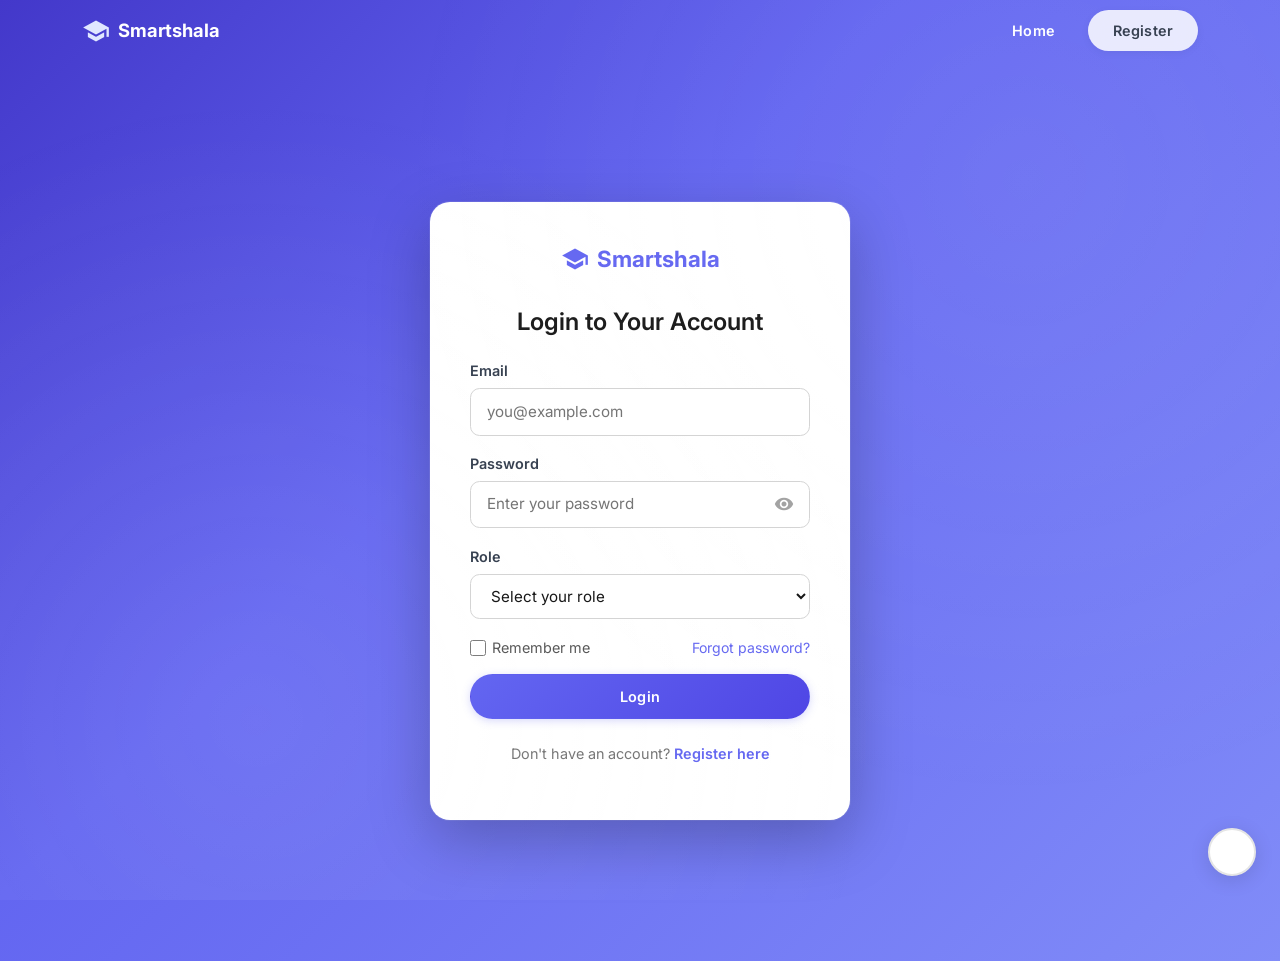
<file: target/classes/static/html/notes.html>
<!DOCTYPE html>
<html lang="en">
<head>
  <meta charset="utf-8" />
  <meta name="viewport" content="width=device-width, initial-scale=1" />
  <title>Smart Notes - Smartshala</title>
  <link href="https://cdn.jsdelivr.net/npm/bootstrap@5.3.3/dist/css/bootstrap.min.css" rel="stylesheet">
  <link href="https://fonts.googleapis.com/icon?family=Material+Icons" rel="stylesheet">
  <link rel="stylesheet" href="../css/styles.css" />
  <style>
    .notes-layout { display: grid; grid-template-columns: 280px 1fr; gap: 1.5rem; min-height: calc(100vh - 150px); }
    .notes-sidebar { background: #eef2ff; padding: 1.5rem; border-radius: 1rem; border: none; box-shadow: inset 0 2px 4px rgba(0,0,0,0.02); }
    .note-item { padding: 0.75rem; border-radius: 0.5rem; cursor: pointer; transition: all 0.2s; border: 1px solid transparent; }
    .note-item:hover { background: #fafafa; border-color: #e5e5e5; }
    .note-item.active { background: #f0f0ff; border-color: #c7d2fe; }
    .editor-box { background: #eef2ff; padding: 1.5rem; border-radius: 1rem; border: none; box-shadow: inset 0 2px 4px rgba(0,0,0,0.02); }
    .toolbar { display: flex; gap: 0.5rem; margin-bottom: 1rem; padding-bottom: 1rem; border-bottom: 1px solid #e5e5e5; }
    #editor { min-height: 300px; padding: 1rem; border: 1px solid #e5e5e5; border-radius: 0.75rem; outline: none; font-size: 1rem; line-height: 1.6; }
    #editor:focus { border-color: var(--bs-primary); box-shadow: 0 0 0 3px rgba(99,102,241,0.1); }
    .summary-panel { margin-top: 1rem; padding: 1rem; background: #fafafa; border-radius: 0.75rem; border: 1px solid #e5e5e5; }
    @media (max-width: 768px) { .notes-layout { grid-template-columns: 1fr; } }
  </style>
</head>
<body>
  <!-- Navbar -->
  <nav class="navbar navbar-expand-lg dashboard-nav">
    <div class="container-fluid px-4">
      <a class="navbar-brand d-inline-flex gap-2 align-items-center" href="index.html">
        <span class="material-icons text-primary" style="font-size:24px">school</span>
        <span class="fw-bold">Smartshala</span>
      </a>
      <button class="navbar-toggler" type="button" data-bs-toggle="collapse" data-bs-target="#dashNav">
        <span class="navbar-toggler-icon"></span>
      </button>
      <div class="collapse navbar-collapse" id="dashNav">
        <ul class="navbar-nav me-auto mb-2 mb-lg-0 ms-4">
          <li class="nav-item"><a class="nav-link" href="student-dashboard.html"><span class="material-icons">dashboard</span> Dashboard</a></li>
          <li class="nav-item"><a class="nav-link" href="liveclass.html"><span class="material-icons">videocam</span> Live Class</a></li>
          <li class="nav-item"><a class="nav-link" href="lectures.html"><span class="material-icons">video_library</span> Lectures</a></li>
          <li class="nav-item"><a class="nav-link active" href="notes.html"><span class="material-icons">note</span> Notes</a></li>
        </ul>
        <a href="#" id="logout-btn" class="btn btn-outline-primary btn-sm">
          <span class="material-icons" style="font-size:16px">logout</span> Logout
        </a>
      </div>
    </div>
  </nav>

  <main class="container py-4">
    <div class="notes-layout">
      <aside class="notes-sidebar">
        <div class="d-flex justify-content-between align-items-center mb-3">
          <h5 class="mb-0 fw-bold">My Notes</h5>
          <button class="btn btn-primary btn-sm" id="new-note">
            <span class="material-icons" style="font-size:14px">add</span> New
          </button>
        </div>
        <div class="d-flex flex-column gap-1" id="notes-list">
          <!-- Notes will be inserted here -->
        </div>
      </aside>

      <div class="editor-box">
        <div class="toolbar">
          <button class="btn btn-primary btn-sm" id="save-btn">
            <span class="material-icons" style="font-size:14px">save</span> Save
          </button>
          <button class="btn btn-outline-primary btn-sm" id="summarize-btn">
            <span class="material-icons" style="font-size:14px">auto_awesome</span> AI Summarize
          </button>
          <button class="btn btn-outline-danger btn-sm" id="delete-btn">
            <span class="material-icons" style="font-size:14px">delete</span> Delete
          </button>
          <input type="text" id="note-title" placeholder="Note title" class="form-control form-control-sm flex-fill" style="border-radius:50rem" />
        </div>

        <div id="editor" contenteditable="true" style="white-space:pre-wrap" placeholder="Start typing your notes here..."></div>

        <div id="summary-panel" class="summary-panel" style="display:none">
          <h6 class="mb-2">
            <span class="material-icons text-primary" style="font-size:16px;vertical-align:middle">auto_awesome</span> AI Summary
          </h6>
          <div id="summary-content"></div>
        </div>
      </div>
    </div>
  </main>

  <script src="https://cdn.jsdelivr.net/npm/bootstrap@5.3.3/dist/js/bootstrap.bundle.min.js"></script>
  <script src="../js/app.js"></script>
  <script src="../js/theme-toggle.js"></script>
  <script>
    const user = Smartshala.getCurrentUser();
    if (!user || !user.isAuthenticated || user.role !== 'student') {
      window.location.href = 'login.html';
    }

    const notesList = document.getElementById('notes-list');
    const titleInput = document.getElementById('note-title');
    const editor = document.getElementById('editor');
    const summaryPanel = document.getElementById('summary-panel');
    const summaryContent = document.getElementById('summary-content');
    editor.addEventListener('input', () => isDirty = true);
    titleInput.addEventListener('input', () => isDirty = true);
    let notes = [];
    let activeNoteId = null;
    let latestSummary = '';
    let isDirty = false;

    async function loadNotes() {
      try {
        const res = await apiFetch('/api/notes', { headers: { Authorization: `Bearer ${user.token}` } });
        notes = await res.json();
        renderNotes();
        if (!activeNoteId && notes.length) selectNote(notes[0].id);
      } catch (err) {
        notesList.innerHTML = '<p class="text-danger small">Unable to load notes.</p>';
      }
    }

    function renderNotes() {
      notesList.innerHTML = notes.map(note => `
        <div class="note-item ${note.id === activeNoteId ? 'active' : ''}" onclick="selectNote('${note.id}')">
          <div class="fw-semibold">${note.title}</div>
          <div class="text-muted small">${note.created_at ? new Date(note.created_at).toLocaleDateString() : ''}</div>
        </div>
      `).join('') || '<p class="text-muted small">No notes yet.</p>';
    }

    window.selectNote = async (id) => {
      if (isDirty && !await Smartshala.confirm('You have unsaved changes. Discard them?')) return;
      const note = notes.find(item => item.id === id);
      if (!note) return;
      activeNoteId = id;
      titleInput.value = note.title || '';
      editor.textContent = note.content || '';
      latestSummary = note.summary || '';
      if (latestSummary) {
        summaryPanel.style.display = 'block';
        summaryContent.textContent = latestSummary;
      } else {
        summaryPanel.style.display = 'none';
        summaryContent.textContent = '';
      }
      isDirty = false;
      renderNotes();
    };

    document.getElementById('new-note').addEventListener('click', async () => {
      if (isDirty && !await Smartshala.confirm('You have unsaved changes. Discard them?')) return;
      activeNoteId = null;
      latestSummary = '';
      isDirty = false;
      titleInput.value = '';
      editor.textContent = '';
      summaryPanel.style.display = 'none';
      renderNotes();
      titleInput.focus();
    });

    document.getElementById('save-btn').addEventListener('click', async () => {
      const saveBtn = document.getElementById('save-btn');
      btnLoading(saveBtn, true);
      const title = titleInput.value.trim();
      const content = editor.innerText.trim();
      if (!title || !content) {
        btnLoading(saveBtn, false, '<span class="material-icons" style="font-size:14px">save</span> Save');
        await Smartshala.alert('Add a title and note content first.');
        return;
      }
      const url = activeNoteId ? `/api/notes/${activeNoteId}` : '/api/notes';
      const method = activeNoteId ? 'PUT' : 'POST';
      const res = await fetch(url, {
        method,
        headers: { 'Content-Type': 'application/json', Authorization: `Bearer ${user.token}` },
        body: JSON.stringify({ title, content, summary: latestSummary })
      });
      if (!res.ok) {
        btnLoading(saveBtn, false, '<span class="material-icons" style="font-size:14px">save</span> Save');
        await Smartshala.alert('Note save failed.');
        return;
      }
      const saved = await res.json();
      activeNoteId = saved.id;
      isDirty = false;
      btnLoading(saveBtn, false, '<span class="material-icons" style="font-size:14px">save</span> Save');
      await loadNotes();
      Smartshala.toast('Note saved');
    });

    document.getElementById('summarize-btn').addEventListener('click', async () => {
      const content = editor.innerText.trim();
      if (!content) return;
      summaryPanel.style.display = 'block';
      summaryContent.innerHTML = '<div style="animation:pulse 1.5s infinite;color:#737373">Generating summary...</div>';
      try {
        const res = await apiFetch('/api/ai/summarize', {
          method: 'POST',
          headers: { 'Content-Type': 'application/json', Authorization: `Bearer ${user.token}` },
          body: JSON.stringify({ text: content })
        });
        if (!res) return;
        const data = await res.json();
        latestSummary = data.summary || data.error || '';
        summaryContent.innerHTML = `
          <p class="mb-2">${latestSummary}</p>
          ${(data.keywords || []).length ? `<div class="text-muted small">Keywords: ${data.keywords.join(', ')}</div>` : ''}
        `;
      } catch (err) {
        summaryContent.textContent = 'Summary failed. Please try again.';
      }
    });

    document.getElementById('delete-btn').addEventListener('click', async () => {
      if (!activeNoteId) return;
      if (!await Smartshala.confirm('Delete this note?')) return;
      const res = await apiFetch(`/api/notes/${activeNoteId}`, { method: 'DELETE', headers: { Authorization: `Bearer ${user.token}` } });
      if (res.ok) {
        activeNoteId = null;
        titleInput.value = '';
        editor.textContent = '';
        latestSummary = '';
        summaryPanel.style.display = 'none';
        loadNotes();
      }
    });

    document.getElementById('logout-btn').addEventListener('click', (e) => {
      e.preventDefault();
      Smartshala.logout();
    });

    loadNotes();
  </script>
</body>
</html>
</file>
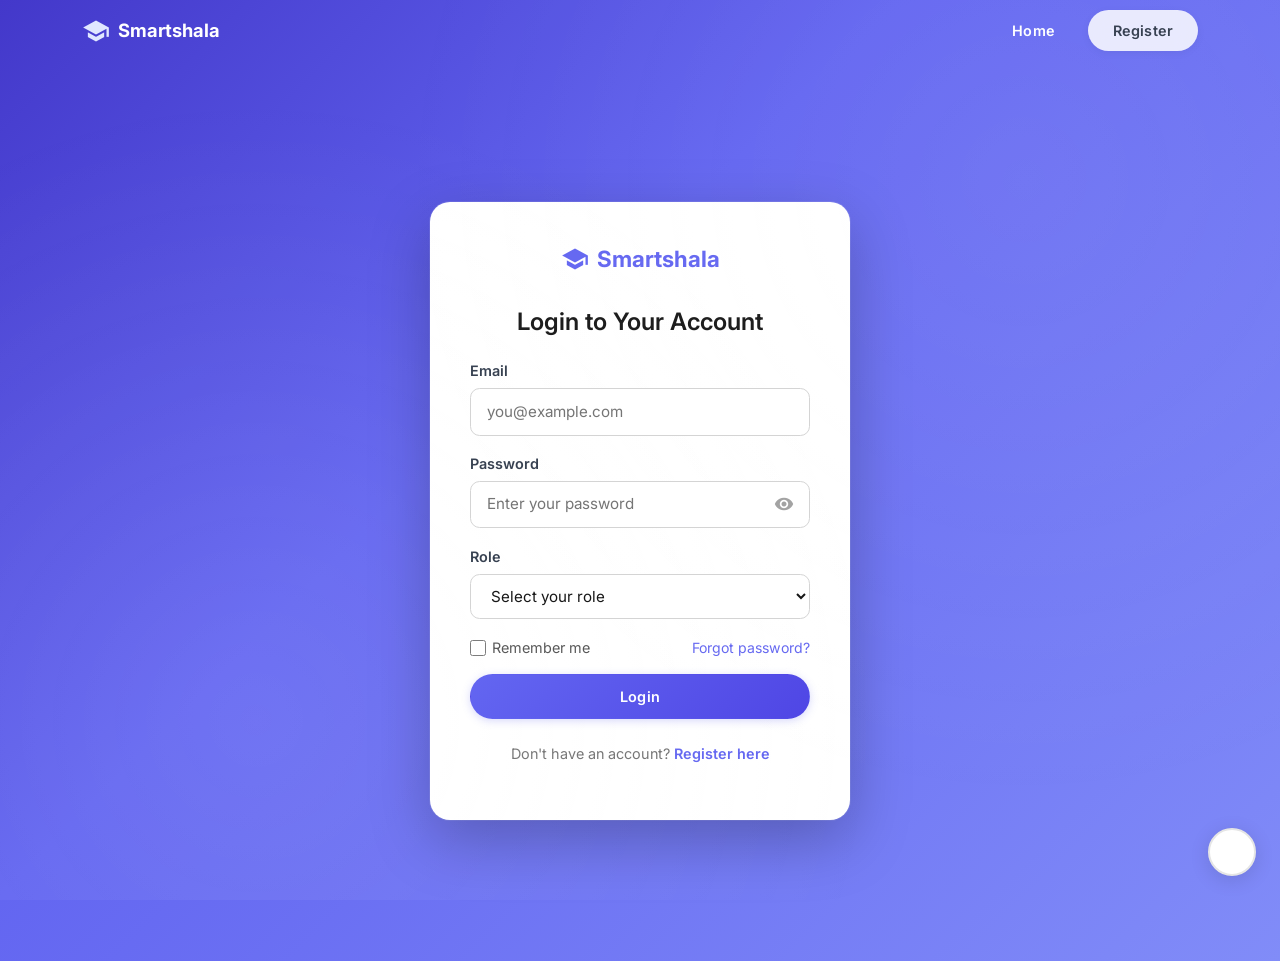
<file: target/classes/static/html/student-dashboard.html>
<!DOCTYPE html>
<html lang="en">
<head>
  <meta charset="utf-8" />
  <meta name="viewport" content="width=device-width, initial-scale=1" />
  <title>Student Dashboard - Smartshala</title>
  <link href="https://cdn.jsdelivr.net/npm/bootstrap@5.3.3/dist/css/bootstrap.min.css" rel="stylesheet">
  <link href="https://fonts.googleapis.com/icon?family=Material+Icons" rel="stylesheet">
  <link rel="stylesheet" href="../css/styles.css" />
</head>
<body>
  <!-- Dashboard Navbar -->
  <nav class="navbar navbar-expand-lg dashboard-nav">
    <div class="container-fluid px-4">
      <a class="navbar-brand d-inline-flex gap-2 align-items-center" href="index.html">
        <span class="material-icons text-primary" style="font-size:24px">school</span>
        <span class="fw-bold">Smartshala</span>
      </a>
      <button class="navbar-toggler" type="button" data-bs-toggle="collapse" data-bs-target="#dashNav">
        <span class="navbar-toggler-icon"></span>
      </button>
      <div class="collapse navbar-collapse" id="dashNav">
        <ul class="navbar-nav me-auto mb-2 mb-lg-0 ms-4">
          <li class="nav-item"><a class="nav-link active" href="student-dashboard.html"><span class="material-icons">dashboard</span> Dashboard</a></li>
          <li class="nav-item"><a class="nav-link" href="liveclass.html"><span class="material-icons">videocam</span> Live Class</a></li>
          <li class="nav-item"><a class="nav-link" href="lectures.html"><span class="material-icons">video_library</span> My Lectures</a></li>
          <li class="nav-item"><a class="nav-link" href="notes.html"><span class="material-icons">note</span> My Notes</a></li>
          <li class="nav-item"><a class="nav-link" href="ai-planner.html"><span class="material-icons">route</span> AI Planner</a></li>
        </ul>
        <div class="d-flex align-items-center gap-3">
          <div class="profile-btn">
            <div class="text-end">
              <span class="profile-name" id="profile-name">Student</span>
              <span class="profile-role d-block">Student</span>
            </div>
            <img src="https://ui-avatars.com/api/?name=Student&background=random" alt="Profile" id="profile-img" style="width:36px;height:36px;border-radius:50%;border:2px solid #e5e5e5">
          </div>
          <a href="#" id="logout-btn" class="btn btn-outline-primary btn-sm">
            <span class="material-icons" style="font-size:16px">logout</span> Logout
          </a>
        </div>
      </div>
    </div>
  </nav>

  <main class="container py-5">
    <!-- Page Header -->
    <div class="page-header mb-4">
      <div class="d-flex justify-content-between align-items-center position-relative" style="z-index:1">
        <div>
          <h1><span class="material-icons me-2" style="font-size:1.5rem;vertical-align:middle">school</span>Student Dashboard</h1>
          <p>View your enrolled classes and join sessions</p>
        </div>
        <button id="join-class-btn" class="btn btn-light">
          <span class="material-icons" style="font-size:1.1rem;margin-right:0.5rem">add_link</span>
          Join New Class
        </button>
      </div>
    </div>

    <!-- Enrolled Classes -->
    <div class="card rounded-4 border-0" style="background:#eef2ff; box-shadow:inset 0 2px 4px rgba(0,0,0,0.02)">
      <div class="card-header bg-transparent px-4 py-3 border-0 d-flex justify-content-between align-items-center">
        <h4 class="mb-0 fw-bold" style="color:#3730a3">My Classes</h4>
      </div>
      <div class="card-body p-4">
        <div id="class-list-container" class="grid-3">
          <div class="row g-3 w-100"><div class="col-lg-4 col-md-6"><div class="card rounded-4 border-0 p-3"><div class="placeholder-glow"><span class="placeholder col-6 mb-2 d-block" style="height:1rem;border-radius:.5rem"></span><span class="placeholder col-8 mb-2 d-block" style="height:.75rem;border-radius:.5rem"></span><span class="placeholder col-4 d-block" style="height:.75rem;border-radius:.5rem"></span></div></div></div><div class="col-lg-4 col-md-6"><div class="card rounded-4 border-0 p-3"><div class="placeholder-glow"><span class="placeholder col-6 mb-2 d-block" style="height:1rem;border-radius:.5rem"></span><span class="placeholder col-8 mb-2 d-block" style="height:.75rem;border-radius:.5rem"></span><span class="placeholder col-4 d-block" style="height:.75rem;border-radius:.5rem"></span></div></div></div><div class="col-lg-4 col-md-6"><div class="card rounded-4 border-0 p-3"><div class="placeholder-glow"><span class="placeholder col-6 mb-2 d-block" style="height:1rem;border-radius:.5rem"></span><span class="placeholder col-8 mb-2 d-block" style="height:.75rem;border-radius:.5rem"></span><span class="placeholder col-4 d-block" style="height:.75rem;border-radius:.5rem"></span></div></div></div></div>
        </div>
      </div>
    </div>

    <div class="card rounded-4 border-0 mt-4" style="background:#eef2ff; box-shadow:inset 0 2px 4px rgba(0,0,0,0.02)">
      <div class="card-header bg-transparent px-4 py-3 border-0">
        <h4 class="mb-0 fw-bold" style="color:#3730a3">Notifications</h4>
      </div>
      <div class="card-body p-4" id="notifications-list">
        <p class="text-muted mb-0">Loading notifications...</p>
      </div>
    </div>
  </main>

  <script src="https://cdn.jsdelivr.net/npm/bootstrap@5.3.3/dist/js/bootstrap.bundle.min.js"></script>
  <script src="../js/app.js"></script>
  <script src="../js/theme-toggle.js"></script>
  <script>
    // Check authentication
    document.addEventListener('DOMContentLoaded', () => {
      const ensure = async () => {
        try {
          const auth = window.Smartshala && window.Smartshala.getCurrentUser ? window.Smartshala.getCurrentUser() : JSON.parse(localStorage.getItem('smartshala_auth') || sessionStorage.getItem('smartshala_auth') || 'null');
          if (!auth || !auth.isAuthenticated || auth.role !== 'student') {
            window.location.href = 'login.html';
            return;
          }
          if (auth.name) {
            document.getElementById('profile-name').textContent = auth.name;
            document.getElementById('profile-img').src = `https://ui-avatars.com/api/?name=${encodeURIComponent(auth.name)}&background=random`;
          }
        } catch (e) { window.location.href = 'login.html'; }
      };
      ensure();
    });

    // Handle logout
    document.getElementById('logout-btn').addEventListener('click', (e) => {
      e.preventDefault();
      if (window.Smartshala && window.Smartshala.logout) { window.Smartshala.logout(); }
      localStorage.removeItem('smartshala_auth');
      sessionStorage.removeItem('smartshala_auth');
      window.location.href = 'login.html';
    });

    // Class Management
    const classListContainer = document.getElementById('class-list-container');
    const joinClassBtn = document.getElementById('join-class-btn');

    async function fetchClasses() {
      try {
        const auth = Smartshala.getCurrentUser();
        const res = await apiFetch('/api/classes', { headers: { 'Authorization': `Bearer ${auth.token}` } });
        if (!res) return;
        if (!res.ok) throw new Error('Session expired. Please log in again.');
        const classes = await res.json();
        const liveres = await apiFetch('/api/live-sessions/active', { headers: { 'Authorization': `Bearer ${auth.token}` } });
        const liveSessions = liveres.ok ? await liveres.json() : [];
        const activeSessions = Array.isArray(liveSessions) ? liveSessions : [];
        const classesWithLive = classes.map(cls => ({ ...cls, isLive: activeSessions.some(session => session.class_id === cls.id) }));
        renderClasses(classesWithLive);
      } catch (err) {
        classListContainer.innerHTML = `<div class="text-danger">${err.message || 'Failed to load classes'}</div>`;
      }
    }

    async function loadNotifications() {
      try {
        const auth = JSON.parse(localStorage.getItem('smartshala_auth') || sessionStorage.getItem('smartshala_auth'));
        const res = await apiFetch('/api/notifications', { headers: { 'Authorization': `Bearer ${auth.token}` } });
        if (!res) return;
        const notifications = await res.json();
        document.getElementById('notifications-list').innerHTML = notifications.map(n => `
          <a class="d-flex justify-content-between align-items-center border-bottom py-2 text-decoration-none text-dark" href="class-details.html?id=${n.class_id}">
            <span>${n.message}</span>
            <small class="text-muted">${n.timestamp ? new Date(n.timestamp).toLocaleString() : ''}</small>
          </a>
        `).join('') || '<p class="text-muted mb-0">No notifications yet.</p>';
      } catch (err) {
        document.getElementById('notifications-list').innerHTML = '<p class="text-muted mb-0">No notifications available.</p>';
      }
    }

    function renderClasses(classes) {
      if (!classes.length) {
        classListContainer.innerHTML = `
          <div style="grid-column:1/-1" class="empty-state">
            <span class="material-icons">class</span>
            <p class="mb-2">You haven't joined any classes yet.</p>
            <button onclick="document.getElementById('join-class-btn').click()" class="btn btn-primary">Join your first class</button>
          </div>`;
        return;
      }
      classListContainer.innerHTML = classes.map(cls => `
        <div class="class-card">
          ${cls.isLive ? '<span class="live-badge">â— Live Now</span>' : ''}
          <h5 class="fw-bold mb-1" style="font-size:1.1rem">${cls.name}</h5>
          <div class="text-muted small mb-3">Instructor: ${cls.teacher_name}</div>
          <div class="d-flex gap-2">
            ${cls.isLive ?
          `<button class="btn btn-success btn-sm flex-fill" onclick="window.location.href='class-details.html?id=${cls.id}'">Join Live</button>` :
          `<button class="btn btn-outline-primary btn-sm flex-fill" onclick="window.location.href='class-details.html?id=${cls.id}'">View Class</button>`}
          </div>
        </div>
      `).join('');
    }

    joinClassBtn.addEventListener('click', async () => {
      const code = await Smartshala.prompt('Enter 6-character Class Code:', 'Class Code');
      if (!code) return;
      const normalizedCode = code.trim().toUpperCase();
      if (!normalizedCode) return;
      try {
        const auth = Smartshala.getCurrentUser();
        const res = await apiFetch('/api/classes/join', { method: 'POST', headers: { 'Content-Type': 'application/json', 'Authorization': `Bearer ${auth.token}` }, body: JSON.stringify({ class_code: normalizedCode, classCode: normalizedCode }) });
        if (!res) return;
        const data = await res.json().catch(() => ({}));
        if (!res.ok) throw new Error(data.error || 'Failed to join class');
        const className = data.class && data.class.name ? data.class.name : 'class';
        await Smartshala.alert(data.alreadyJoined ? `You are already in ${className}.` : `Successfully joined ${className}!`, data.alreadyJoined ? 'Already Joined' : 'Success');
        fetchClasses();
      } catch (err) { await Smartshala.alert('Error joining class: ' + err.message); }
    });

    fetchClasses();
    loadNotifications();
    setInterval(loadNotifications, 30000);
  </script>
</body>
</html>
</file>
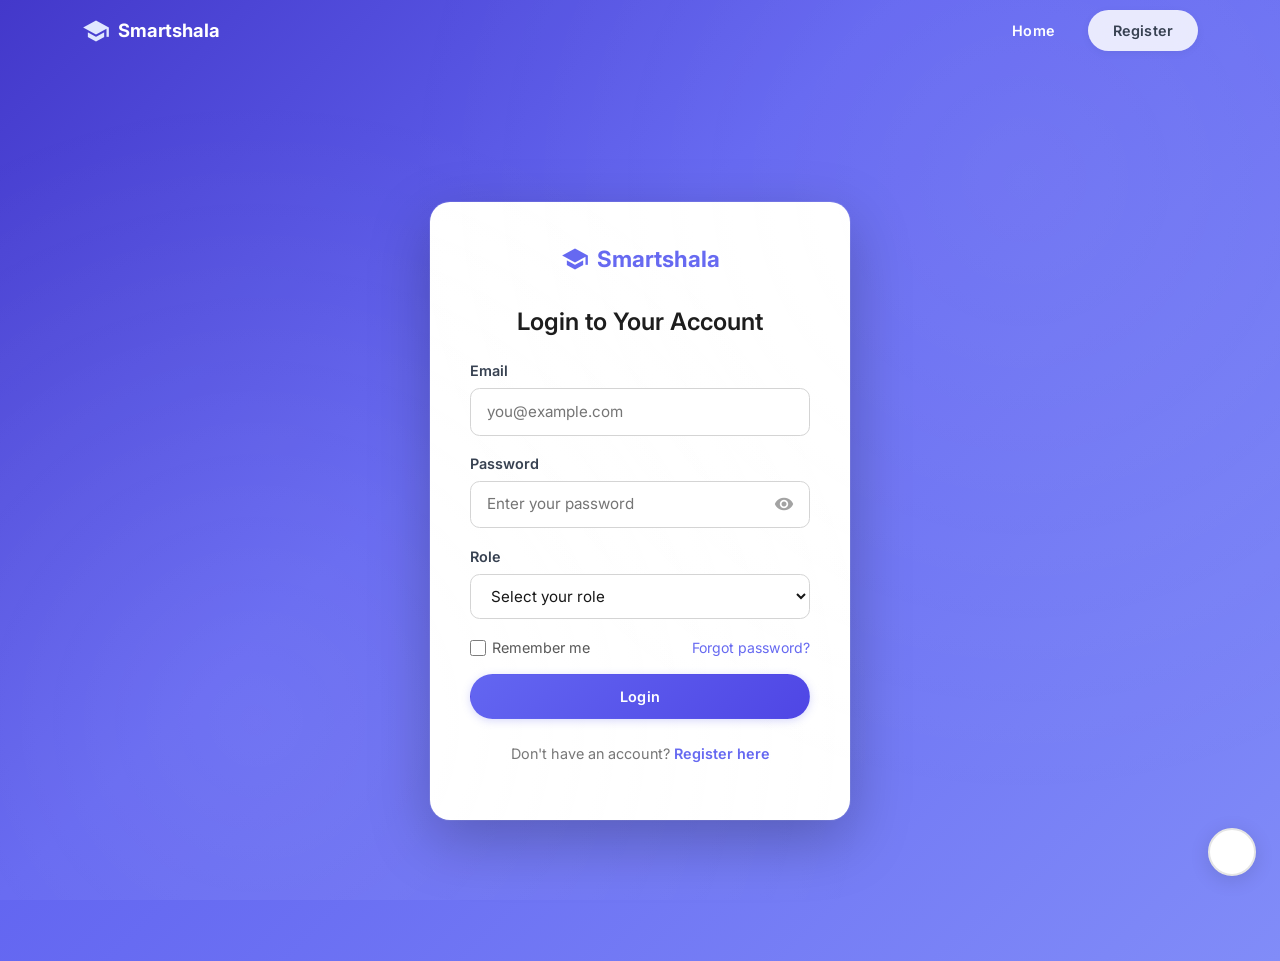
<file: target/classes/static/html/student.html>
<!DOCTYPE html>
<html lang="en">
<head>
  <meta charset="utf-8" />
  <meta name="viewport" content="width=device-width, initial-scale=1" />
  <title>Student - Smartshala</title>
  <script>
    // Legacy redirect — send to proper dashboard
    const auth = JSON.parse(localStorage.getItem('smartshala_auth') || sessionStorage.getItem('smartshala_auth') || 'null');
    if (auth && auth.isAuthenticated && auth.role === 'student') {
      window.location.replace('student-dashboard.html');
    } else {
      window.location.replace('login.html');
    }
  </script>
</head>
<body>
  <p>Redirecting...</p>
</body>
</html>
</file>
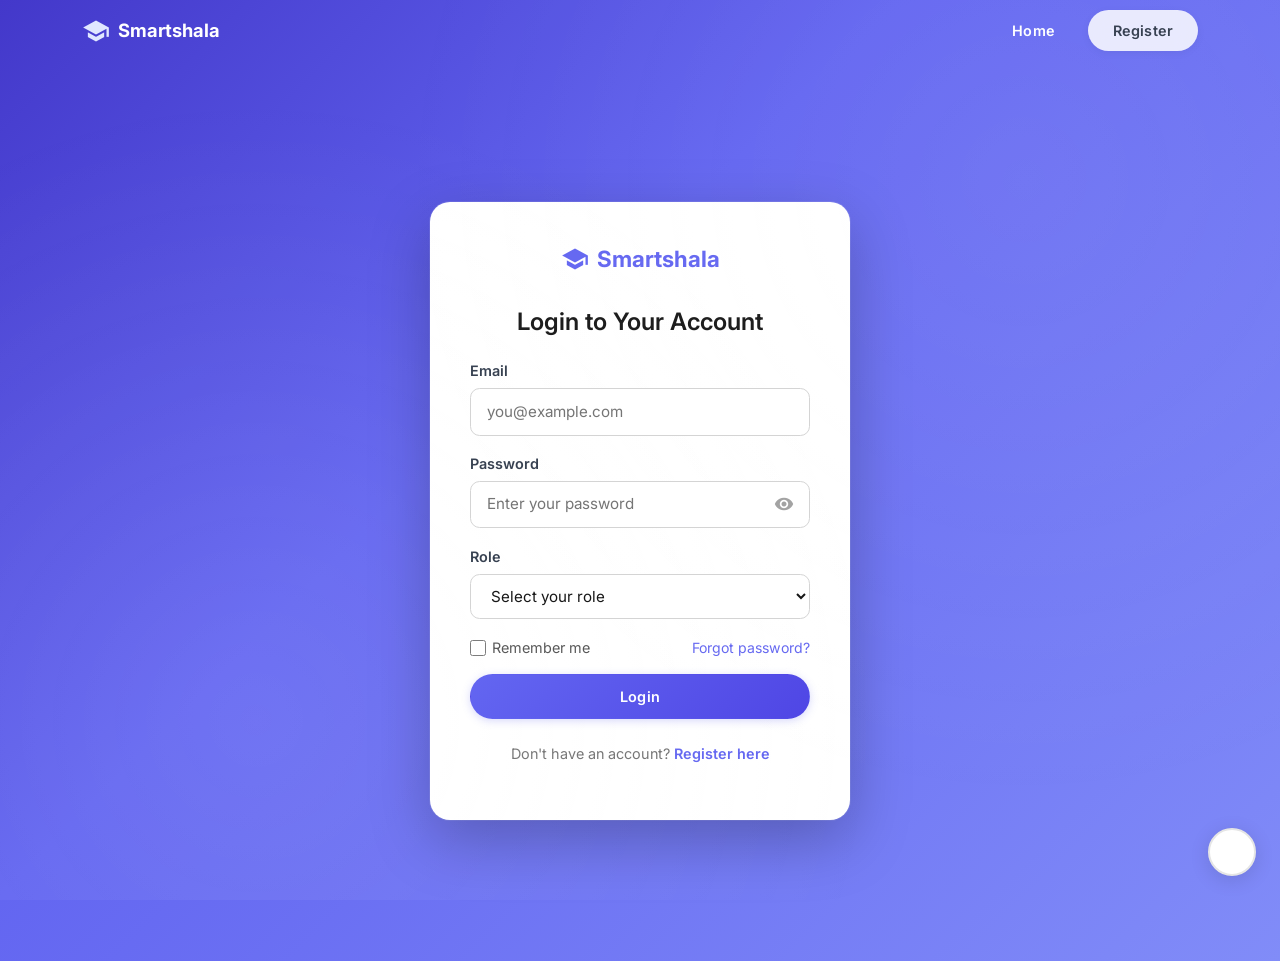
<file: target/classes/static/html/teacher-dashboard.html>
<!DOCTYPE html>
<html lang="en">
<head>
  <meta charset="utf-8" />
  <meta name="viewport" content="width=device-width, initial-scale=1" />
  <title>Teacher Dashboard - Smartshala</title>
  <link href="https://cdn.jsdelivr.net/npm/bootstrap@5.3.3/dist/css/bootstrap.min.css" rel="stylesheet">
  <link href="https://fonts.googleapis.com/icon?family=Material+Icons" rel="stylesheet">
  <link rel="stylesheet" href="../css/styles.css" />
</head>
<body>
  <!-- Dashboard Navbar -->
  <nav class="navbar navbar-expand-lg dashboard-nav">
    <div class="container-fluid px-4">
      <a class="navbar-brand d-inline-flex gap-2 align-items-center" href="index.html">
        <span class="material-icons text-primary" style="font-size:24px">school</span>
        <span class="fw-bold">Smartshala</span>
      </a>
      <button class="navbar-toggler" type="button" data-bs-toggle="collapse" data-bs-target="#dashNav">
        <span class="navbar-toggler-icon"></span>
      </button>
      <div class="collapse navbar-collapse" id="dashNav">
        <ul class="navbar-nav me-auto mb-2 mb-lg-0 ms-4">
          <li class="nav-item"><a class="nav-link active" href="teacher-dashboard.html"><span class="material-icons">dashboard</span> Dashboard</a></li>
          <li class="nav-item"><a class="nav-link" href="liveclass.html"><span class="material-icons">videocam</span> Live Class</a></li>
          <li class="nav-item"><a class="nav-link" href="leaderboard.html"><span class="material-icons">leaderboard</span> Leaderboard</a></li>
          <li class="nav-item"><a class="nav-link" href="lectures.html"><span class="material-icons">video_library</span> Lectures</a></li>
          <li class="nav-item"><a class="nav-link" href="ai-planner.html"><span class="material-icons">route</span> AI Planner</a></li>
        </ul>
        <div class="d-flex align-items-center gap-3">
          <div class="profile-btn">
            <div class="text-end">
              <span class="profile-name" id="profile-name">Teacher</span>
              <span class="profile-role d-block">Instructor</span>
            </div>
            <img src="https://ui-avatars.com/api/?name=Teacher&background=random" alt="Profile" id="profile-img" style="width:36px;height:36px;border-radius:50%;border:2px solid #e5e5e5">
          </div>
          <a href="#" id="logout-btn" class="btn btn-outline-primary btn-sm">
            <span class="material-icons" style="font-size:16px">logout</span> Logout
          </a>
        </div>
      </div>
    </div>
  </nav>

  <main class="container py-5">
    <!-- Page Header -->
    <div class="page-header mb-4">
      <div class="d-flex justify-content-between align-items-center position-relative" style="z-index:1">
        <div>
          <h1><span class="material-icons me-2" style="font-size:1.5rem;vertical-align:middle">dashboard</span>Teacher Dashboard</h1>
          <p>Manage your classes and monitor student progress</p>
        </div>
        <button id="create-class-btn" class="btn btn-light">
          <span class="material-icons" style="font-size:1.1rem;margin-right:0.5rem">add</span>
          Create New Class
        </button>
      </div>
    </div>

    <!-- Quick Actions -->
    <div class="row g-4 mb-5">
      <div class="col-lg-3 col-md-6">
        <div class="stat-card">
          <div class="stat-icon" style="background:#e0e7ff;color:#6366f1">
            <span class="material-icons" style="font-size:2rem">videocam</span>
          </div>
          <h5>Start Live Class</h5>
          <p>Launch interactive session</p>
          <a href="liveclass.html" class="btn btn-outline-primary w-100">Start Now</a>
        </div>
      </div>
      <div class="col-lg-3 col-md-6">
        <div class="stat-card">
          <div class="stat-icon" style="background:#fef3c7;color:#f59e0b">
            <span class="material-icons" style="font-size:2rem">leaderboard</span>
          </div>
          <h5>Leaderboard</h5>
          <p>Update student scores</p>
          <a href="leaderboard.html" class="btn btn-outline-primary w-100">View Rankings</a>
        </div>
      </div>
      <div class="col-lg-3 col-md-6">
        <div class="stat-card">
          <div class="stat-icon" style="background:#d1fae5;color:#10b981">
            <span class="material-icons" style="font-size:2rem">video_library</span>
          </div>
          <h5>Recorded Lectures</h5>
          <p>View recorded class sessions</p>
          <a href="lectures.html" class="btn btn-outline-primary w-100">View Lectures</a>
        </div>
      </div>
      <div class="col-lg-3 col-md-6">
        <div class="stat-card">
          <div class="stat-icon" style="background:#ede9fe;color:#7c3aed">
            <span class="material-icons" style="font-size:2rem">route</span>
          </div>
          <h5>AI Planner</h5>
          <p>Create paths and timetables</p>
          <a href="ai-planner.html" class="btn btn-outline-primary w-100">Plan Study</a>
        </div>
      </div>
      <div class="col-lg-3 col-md-6">
        <div class="stat-card">
          <div class="stat-icon" style="background:#fee2e2;color:#ef4444">
            <span class="material-icons" style="font-size:2rem">assignment</span>
          </div>
          <h5>Assignments</h5>
          <p>Create tasks and grade work</p>
          <a href="#class-list-container" class="btn btn-outline-primary w-100">Open Classes</a>
        </div>
      </div>
    </div>

    <!-- Active Classes -->
    <div class="card rounded-4 border-0 mt-5" style="background:#eef2ff; box-shadow:inset 0 2px 4px rgba(0,0,0,0.02)">
      <div class="card-header bg-transparent px-4 py-3 border-0 d-flex justify-content-between align-items-center">
        <h4 class="mb-0 fw-bold" style="color:#3730a3">Active Classes</h4>
      </div>
      <div class="card-body p-4">
        <div id="class-list-container" class="grid-3">
          <div class="row g-3 w-100"><div class="col-lg-4 col-md-6"><div class="card rounded-4 border-0 p-3"><div class="placeholder-glow"><span class="placeholder col-6 mb-2 d-block" style="height:1rem;border-radius:.5rem"></span><span class="placeholder col-8 mb-2 d-block" style="height:.75rem;border-radius:.5rem"></span><span class="placeholder col-4 d-block" style="height:.75rem;border-radius:.5rem"></span></div></div></div><div class="col-lg-4 col-md-6"><div class="card rounded-4 border-0 p-3"><div class="placeholder-glow"><span class="placeholder col-6 mb-2 d-block" style="height:1rem;border-radius:.5rem"></span><span class="placeholder col-8 mb-2 d-block" style="height:.75rem;border-radius:.5rem"></span><span class="placeholder col-4 d-block" style="height:.75rem;border-radius:.5rem"></span></div></div></div><div class="col-lg-4 col-md-6"><div class="card rounded-4 border-0 p-3"><div class="placeholder-glow"><span class="placeholder col-6 mb-2 d-block" style="height:1rem;border-radius:.5rem"></span><span class="placeholder col-8 mb-2 d-block" style="height:.75rem;border-radius:.5rem"></span><span class="placeholder col-4 d-block" style="height:.75rem;border-radius:.5rem"></span></div></div></div></div>
        </div>
      </div>
    </div>

    <div class="card rounded-4 border-0 mt-4" style="background:#eef2ff; box-shadow:inset 0 2px 4px rgba(0,0,0,0.02)">
      <div class="card-header bg-transparent px-4 py-3 border-0">
        <h4 class="mb-0 fw-bold" style="color:#3730a3">Notifications</h4>
      </div>
      <div class="card-body p-4" id="notifications-list">
        <p class="text-muted mb-0">Loading notifications...</p>
      </div>
    </div>
  </main>

  <script src="https://cdn.jsdelivr.net/npm/bootstrap@5.3.3/dist/js/bootstrap.bundle.min.js"></script>
  <script src="../js/app.js"></script>
  <script src="../js/theme-toggle.js"></script>
  <script>
    // Check authentication
    document.addEventListener('DOMContentLoaded', () => {
      const ensure = async () => {
        try {
          const auth = window.Smartshala && window.Smartshala.getCurrentUser ? window.Smartshala.getCurrentUser() : JSON.parse(localStorage.getItem('smartshala_auth') || sessionStorage.getItem('smartshala_auth') || 'null');
          if (!auth || !auth.isAuthenticated || auth.role !== 'teacher') {
            window.location.href = 'login.html';
            return;
          }
          if (auth.name) {
            document.getElementById('profile-name').textContent = auth.name;
            document.getElementById('profile-img').src = `https://ui-avatars.com/api/?name=${encodeURIComponent(auth.name)}&background=random`;
          }
        } catch (e) { window.location.href = 'login.html'; }
      };
      ensure();
    });

    // Handle logout
    document.getElementById('logout-btn').addEventListener('click', (e) => {
      e.preventDefault();
      if (window.Smartshala && window.Smartshala.logout) {
        window.Smartshala.logout();
      }
      localStorage.removeItem('smartshala_auth');
      sessionStorage.removeItem('smartshala_auth');
      window.location.href = 'login.html';
    });

    // Class Management
    const classListContainer = document.getElementById('class-list-container');
    const createClassBtn = document.getElementById('create-class-btn');

    async function fetchClasses() {
      try {
        const auth = JSON.parse(localStorage.getItem('smartshala_auth') || sessionStorage.getItem('smartshala_auth'));
        const res = await apiFetch('/api/classes', {
          headers: { 'Authorization': `Bearer ${auth.token}` }
        });
        if (!res) return;
        const classes = await res.json();
        const liveres = await apiFetch('/api/live-sessions/active', {
          headers: { 'Authorization': `Bearer ${auth.token}` }
        });
        if (!liveres) return;
        const liveSessions = await liveres.json();
        const classesWithLive = classes.map(cls => ({
          ...cls,
          isLive: liveSessions.some(session => session.class_id === cls.id)
        }));
        renderClasses(classesWithLive);
      } catch (err) {
        classListContainer.innerHTML = `<div class="text-danger">Failed to load classes</div>`;
      }
    }

    async function loadNotifications() {
      try {
        const auth = JSON.parse(localStorage.getItem('smartshala_auth') || sessionStorage.getItem('smartshala_auth'));
        const res = await apiFetch('/api/notifications', { headers: { 'Authorization': `Bearer ${auth.token}` } });
        if (!res) return;
        const notifications = await res.json();
        document.getElementById('notifications-list').innerHTML = notifications.map(n => `
          <a class="d-flex justify-content-between align-items-center border-bottom py-2 text-decoration-none text-dark" href="class-details.html?id=${n.class_id}">
            <span>${n.message}</span>
            <small class="text-muted">${n.timestamp ? new Date(n.timestamp).toLocaleString() : ''}</small>
          </a>
        `).join('') || '<p class="text-muted mb-0">No notifications yet.</p>';
      } catch (err) {
        document.getElementById('notifications-list').innerHTML = '<p class="text-muted mb-0">No notifications available.</p>';
      }
    }

    function renderClasses(classes) {
      if (!classes.length) {
        classListContainer.innerHTML = `
          <div style="grid-column:1/-1" class="empty-state">
            <span class="material-icons">class</span>
            <p class="mb-2">You haven't created any classes yet.</p>
            <button onclick="document.getElementById('create-class-btn').click()" class="btn btn-primary">Create your first class</button>
          </div>`;
        return;
      }
      classListContainer.innerHTML = classes.map(cls => `
        <div class="class-card">
          ${cls.isLive ? '<span class="live-badge">â— Live Now</span>' : ''}
          <h5 class="fw-bold mb-1" style="font-size:1.1rem">${cls.name}</h5>
          <div class="text-primary fw-semibold small mb-3">Code: ${cls.code}</div>
          <div class="d-flex gap-2 flex-wrap">
            ${cls.isLive ?
          `<button class="btn btn-success btn-sm flex-fill" onclick="window.location.href='class-details.html?id=${cls.id}'">Join Live</button>
             <button class="btn btn-danger btn-sm flex-fill" onclick="stopLiveClass('${cls.id}', '${cls.name}')">Stop Class</button>` :
          `<button class="btn btn-outline-primary btn-sm flex-fill" onclick="window.location.href='class-details.html?id=${cls.id}'">Manage</button>
             <button class="btn btn-outline-primary btn-sm" onclick="editClass('${cls.id}', '${cls.name}')" title="Edit">
               <span class="material-icons" style="font-size:1rem">edit</span>
             </button>
             <button class="btn btn-outline-danger btn-sm" onclick="deleteClass('${cls.id}', '${cls.name}')" title="Delete">
               <span class="material-icons" style="font-size:1rem">delete</span>
             </button>`}
          </div>
          <div class="text-muted mt-3" style="font-size:0.75rem;text-align:right">Created: ${new Date(cls.created_at).toLocaleDateString()}</div>
        </div>
      `).join('');
    }

    window.editClass = async (classId, currentName) => {
      const newName = await Smartshala.prompt('Enter new class name:', currentName);
      if (!newName || newName === currentName) return;
      try {
        const auth = JSON.parse(localStorage.getItem('smartshala_auth') || sessionStorage.getItem('smartshala_auth'));
        const res = await apiFetch(`/api/classes/${classId}`, { method: 'PUT', headers: { 'Content-Type': 'application/json', 'Authorization': `Bearer ${auth.token}` }, body: JSON.stringify({ name: newName }) });
        if (res.ok) { Smartshala.toast('Class renamed successfully'); fetchClasses(); }
        else { throw new Error('Failed to update class'); }
      } catch (err) { await Smartshala.alert('Error updating class: ' + err.message); }
    };

    window.deleteClass = async (classId, className) => {
      if (!await Smartshala.confirm(`Are you sure you want to delete "${className}"? This cannot be undone.`)) return;
      try {
        const auth = JSON.parse(localStorage.getItem('smartshala_auth') || sessionStorage.getItem('smartshala_auth'));
        const res = await apiFetch(`/api/classes/${classId}`, { method: 'DELETE', headers: { 'Authorization': `Bearer ${auth.token}` } });
        if (res.ok) { Smartshala.toast('Class deleted'); fetchClasses(); }
        else { throw new Error('Failed to delete class'); }
      } catch (err) { await Smartshala.alert('Error deleting class: ' + err.message); }
    };

    window.stopLiveClass = async (classId, className) => {
      if (!await Smartshala.confirm(`Are you sure you want to stop the live class for "${className}"?`)) return;
      try {
        const auth = JSON.parse(localStorage.getItem('smartshala_auth') || sessionStorage.getItem('smartshala_auth'));
        const res = await apiFetch(`/api/classes/${classId}/live/end`, { method: 'POST', headers: { 'Content-Type': 'application/json', 'Authorization': `Bearer ${auth.token}` }, body: JSON.stringify({}) });
        if (res.ok) { Smartshala.toast('Live class stopped'); fetchClasses(); }
        else { throw new Error('Failed to stop class'); }
      } catch (err) { await Smartshala.alert('Error stopping class: ' + err.message); }
    };

    createClassBtn.addEventListener('click', async () => {
      const name = await Smartshala.prompt('Enter Class Name (e.g., Class X Mathematics):', 'Class Name');
      if (!name) return;
      try {
        const auth = JSON.parse(localStorage.getItem('smartshala_auth') || sessionStorage.getItem('smartshala_auth'));
        const res = await apiFetch('/api/classes', { method: 'POST', headers: { 'Content-Type': 'application/json', 'Authorization': `Bearer ${auth.token}` }, body: JSON.stringify({ name }) });
        if (!res) return;
        if (!res.ok) throw new Error('Failed to create class');
        fetchClasses();
        Smartshala.toast('Class created successfully!');
      } catch (err) { await Smartshala.alert('Error creating class: ' + err.message); }
    });

    fetchClasses();
    loadNotifications();
    setInterval(loadNotifications, 30000);
  </script>
</body>
</html>
</file>
<file: target/classes/static/css/styles.css>
/* ============================================
   Smartshala — LearnHub Template Overrides
   Bootstrap 5 Custom Theme
   ============================================ */

@import url('https://fonts.googleapis.com/css2?family=Inter:wght@300;400;500;600;700;800&display=swap');

:root {
  /* Primary Palette — Smartshala Indigo */
  --bs-primary: #6366f1;
  --bs-primary-rgb: 99, 102, 241;
  --bs-link-color: #404040;
  --bs-link-hover-color: #6366f1;
  --bs-body-font-family: 'Inter', system-ui, -apple-system, sans-serif;
  --bs-body-font-size: 0.975rem;
  --bs-body-color: #525252;
  --bs-heading-color: #171717;
}

/* ---- Global Resets ---- */
* { box-sizing: border-box; }

body {
  font-family: var(--bs-body-font-family);
  color: var(--bs-body-color);
  background-color: #f8fafc;
  overflow-x: hidden;
}

a { text-decoration: none; transition: color 0.2s; }
a:hover { color: var(--bs-primary); }

h1, h2, h3, h4, h5, h6 {
  color: var(--bs-heading-color);
  font-weight: 600;
}

img { max-width: 100%; }

/* ---- Bootstrap Overrides ---- */

/* Primary Color Override */
.bg-primary { background-color: var(--bs-primary) !important; }
.text-primary { color: var(--bs-primary) !important; }

/* ---- Enhanced Buttons ---- */
.btn {
  border-radius: 50rem;
  font-weight: 600;
  padding: 0.55rem 1.35rem;
  font-size: 15px;
  transition: all 0.3s cubic-bezier(0.4, 0, 0.2, 1);
  position: relative;
  overflow: hidden;
  letter-spacing: 0.01em;
}

/* Primary — gradient + glow */
.btn-primary {
  background: linear-gradient(135deg, #6366f1 0%, #4f46e5 100%);
  border: none;
  color: #fff;
  box-shadow: 0 2px 8px rgba(99,102,241,0.25);
}
.btn-primary:hover, .btn-primary:focus {
  background: linear-gradient(135deg, #818cf8 0%, #6366f1 100%);
  box-shadow: 0 6px 20px rgba(99,102,241,0.45), 0 0 0 3px rgba(99,102,241,0.1);
  transform: translateY(-2px);
  color: #fff;
}
.btn-primary:active {
  transform: translateY(0);
  box-shadow: 0 2px 6px rgba(99,102,241,0.3);
}

/* Outline Primary — border glow */
.btn-outline-primary {
  color: #6366f1;
  border: 2px solid #6366f1;
  background: transparent;
}
.btn-outline-primary:hover, .btn-outline-primary:focus {
  background: linear-gradient(135deg, #6366f1 0%, #4f46e5 100%);
  border-color: transparent;
  color: #fff;
  box-shadow: 0 6px 20px rgba(99,102,241,0.4);
  transform: translateY(-2px);
}
.btn-outline-primary:active {
  transform: translateY(0);
}

/* Light — glassmorphism style */
.btn-light {
  background: rgba(255,255,255,0.85);
  backdrop-filter: blur(10px);
  -webkit-backdrop-filter: blur(10px);
  border: 1px solid rgba(255,255,255,0.5);
  color: #374151;
  box-shadow: 0 2px 8px rgba(0,0,0,0.05);
}
.btn-light:hover, .btn-light:focus {
  background: #fff;
  box-shadow: 0 6px 20px rgba(0,0,0,0.1);
  transform: translateY(-2px);
  color: #6366f1;
}
.btn-light:active {
  transform: translateY(0);
}

/* Outline Dark */
.btn-outline-dark {
  border: 2px solid #374151;
  color: #374151;
  background: transparent;
}
.btn-outline-dark:hover {
  background: #374151;
  color: #fff;
  box-shadow: 0 6px 20px rgba(0,0,0,0.15);
  transform: translateY(-2px);
}

/* Outline Light (for dark backgrounds like auth pages) */
.btn-outline-light {
  border: 2px solid rgba(255,255,255,0.6);
  color: #fff;
  background: transparent;
}
.btn-outline-light:hover {
  background: rgba(255,255,255,0.15);
  border-color: #fff;
  color: #fff;
  box-shadow: 0 6px 20px rgba(255,255,255,0.15);
  transform: translateY(-2px);
}

/* Small variant */
.btn-sm {
  padding: 0.4rem 1rem;
  font-size: 13px;
}

.link-primary { color: var(--bs-primary) !important; }
.link-primary:hover { color: #4f46e5 !important; }
.border-primary { border-color: var(--bs-primary) !important; }

/* ---- Rounded Cards ---- */
.rounded-5 { border-radius: 1.5rem !important; }
.rounded-top-5 { border-radius: 1.5rem 1.5rem 0 0 !important; }

/* ---- Card Lift Effect ---- */
.card-lift { transition: transform 0.25s ease, box-shadow 0.25s ease; }
.card-lift:hover {
  transform: translateY(-8px);
  box-shadow: 0 20px 40px rgba(0,0,0,0.08) !important;
}

/* ---- Spacing System ---- */
.py-lg-13 { padding-top: 6rem !important; padding-bottom: 6rem !important; }
.mt-n4 { margin-top: -1rem !important; }
.me-n8 { margin-right: -2rem !important; }
.ms-n8 { margin-left: -2rem !important; }
.mb-n8 { margin-bottom: -2rem !important; }

/* ---- Font Sizes ---- */
.text-xs { font-size: 13px !important; }

/* ---- Icon Shape System ---- */
.icon-shape {
  display: inline-flex;
  align-items: center;
  justify-content: center;
  flex-shrink: 0;
}
.icon-xs { width: 1.5rem; height: 1.5rem; }
.icon-sm { width: 2rem; height: 2rem; }
.icon-md { width: 2.5rem; height: 2.5rem; }
.icon-lg { width: 3rem; height: 3rem; }
.icon-xl { width: 3.5rem; height: 3.5rem; }
.icon-xxl { width: 4rem; height: 4rem; }

/* ---- Avatar System ---- */
.avatar { position: relative; display: inline-block; }
.avatar-xs { width: 1.5rem; height: 1.5rem; }
.avatar-sm { width: 2rem; height: 2rem; }
.avatar-md { width: 2.5rem; height: 2.5rem; }
.avatar-lg { width: 3.5rem; height: 3.5rem; }
.avatar-xl { width: 5rem; height: 5rem; }
.avatar-xxl { width: 7.5rem; height: 7.5rem; }
.avatar-xxxl { width: 11rem; height: 11rem; }

.avatar-group {
  display: flex;
}
.avatar-group .avatar {
  margin-left: -0.5rem;
  border: 2px solid #fff;
}
.avatar-group .avatar:first-child { margin-left: 0; }

/* ---- Circle BG Decoration ---- */
.circle-bg {
  position: absolute;
  top: 10%;
  right: -5%;
  width: 500px;
  height: 500px;
  background: radial-gradient(circle, rgba(99, 102, 241, 0.06) 0%, transparent 70%);
  border-radius: 50%;
  z-index: 0;
  pointer-events: none;
}

/* ---- Play Button ---- */
.play-btn {
  background: var(--bs-primary);
  width: 3.5rem;
  height: 3.5rem;
  display: flex;
  align-items: center;
  justify-content: center;
  border-radius: 50%;
  color: #fff;
  box-shadow: 0 4px 20px rgba(99, 102, 241, 0.4);
  transition: transform 0.3s;
}
.play-btn:hover { transform: scale(1.1); color: #fff; }

/* ---- Navbar ---- */
.navbar { padding: 0.75rem 0; }
.navbar-brand { font-weight: 700; font-size: 1.25rem; }
.navbar .nav-link {
  font-weight: 500;
  color: #404040;
  padding: 0.5rem 1rem !important;
  transition: color 0.2s;
}
.navbar .nav-link:hover, .navbar .nav-link.active {
  color: var(--bs-primary);
}

/* ---- Badge Override ---- */
.badge {
  font-weight: 500;
}

/* ---- Section Headers ---- */
section .text-uppercase.small {
  letter-spacing: 0.125rem;
}

/* ---- Footer ---- */
footer a {
  color: #525252;
  text-decoration: none;
  transition: color 0.2s;
}
footer a:hover {
  color: var(--bs-primary);
}

/* ---- Smooth Scroll ---- */
html { scroll-behavior: smooth; }

/* ---- Responsive ---- */
@media (max-width: 991.98px) {
  .py-lg-13 { padding-top: 3rem !important; padding-bottom: 3rem !important; }
  .me-n8, .ms-n8, .mb-n8 { margin: 0 !important; }
  .circle-bg { display: none !important; }
}

/* ============================================
   Dashboard / App Layout Styles
   ============================================ */

/* Dashboard Navbar */
.dashboard-nav {
  background: #fff;
  box-shadow: 0 1px 3px rgba(0,0,0,0.08);
  position: sticky;
  top: 0;
  z-index: 1030;
}
.dashboard-nav .navbar-brand {
  font-weight: 700;
  font-size: 1.25rem;
  color: #171717;
}
.dashboard-nav .nav-link {
  color: #525252;
  font-weight: 500;
  padding: 0.5rem 0.75rem !important;
  font-size: 0.9rem;
  border-radius: 0.5rem;
  transition: all 0.2s;
}
.dashboard-nav .nav-link:hover,
.dashboard-nav .nav-link.active {
  color: var(--bs-primary);
  background: rgba(99, 102, 241, 0.08);
}
.dashboard-nav .nav-link .material-icons {
  font-size: 1.1rem;
  vertical-align: middle;
  margin-right: 0.25rem;
}

/* Dashboard Page Header */
.page-header {
  background: linear-gradient(135deg, #6366f1 0%, #8b5cf6 100%);
  color: #fff;
  padding: 2rem;
  border-radius: 1.5rem;
  margin-bottom: 2rem;
  position: relative;
  overflow: hidden;
}
.page-header::after {
  content: '';
  position: absolute;
  top: -50%;
  right: -20%;
  width: 400px;
  height: 400px;
  background: rgba(255,255,255,0.08);
  border-radius: 50%;
}
.page-header h1 {
  color: #fff;
  font-size: 1.5rem;
  margin: 0;
}
.page-header p {
  color: rgba(255,255,255,0.85);
  margin: 0.5rem 0 0;
  font-size: 0.9rem;
}

/* Stat Cards */
.stat-card {
  background: #fff;
  border-radius: 1rem;
  padding: 1.5rem;
  border: 1px solid #e5e5e5;
  transition: all 0.25s;
  text-align: center;
}
.stat-card:hover {
  transform: translateY(-4px);
  box-shadow: 0 10px 30px rgba(0,0,0,0.08);
}
.stat-card .stat-icon {
  width: 60px;
  height: 60px;
  border-radius: 50%;
  display: flex;
  align-items: center;
  justify-content: center;
  margin: 0 auto 1rem;
  font-size: 1.5rem;
}
.stat-card h5 { font-size: 1.1rem; margin: 0 0 0.5rem; }
.stat-card p { color: #737373; font-size: 0.85rem; margin-bottom: 1rem; }

/* Class Cards for Dashboard */
.class-card {
  border: 1px solid #e2e8f0;
  border-radius: 1rem;
  padding: 1.5rem;
  background: #fff;
  transition: all 0.3s cubic-bezier(0.4, 0, 0.2, 1);
  position: relative;
  box-shadow: 0 4px 6px -1px rgba(0, 0, 0, 0.05), 0 2px 4px -1px rgba(0, 0, 0, 0.03);
}
.class-card:hover {
  transform: translateY(-4px);
  box-shadow: 0 20px 25px -5px rgba(0, 0, 0, 0.1), 0 10px 10px -5px rgba(0, 0, 0, 0.04);
  border-color: #c7d2fe;
}
.class-card .live-badge {
  position: absolute;
  top: 1rem;
  right: 1rem;
  background: #ef4444;
  color: #fff;
  padding: 0.25rem 0.75rem;
  border-radius: 50rem;
  font-size: 0.7rem;
  font-weight: 600;
  text-transform: uppercase;
  animation: pulse 2s infinite;
}
@keyframes pulse {
  0%, 100% { opacity: 1; }
  50% { opacity: 0.7; }
}

/* Profile dropdown in dashboard */
.profile-btn {
  display: flex;
  align-items: center;
  gap: 0.5rem;
  background: none;
  border: none;
  cursor: pointer;
  padding: 0.25rem;
}
.profile-btn img {
  width: 36px;
  height: 36px;
  border-radius: 50%;
  object-fit: cover;
  border: 2px solid #e5e5e5;
}
.profile-btn .profile-name {
  font-weight: 600;
  font-size: 0.9rem;
  color: #171717;
}
.profile-btn .profile-role {
  font-size: 0.75rem;
  color: #737373;
}

/* Live Class Page */
.video-container {
  background: #171717;
  border-radius: 1rem;
  overflow: hidden;
  position: relative;
  min-height: 400px;
}
.video-container video {
  width: 100%;
  height: 100%;
  object-fit: contain;
}
.chat-panel {
  background: #fff;
  border: 1px solid #e5e5e5;
  border-radius: 1rem;
  display: flex;
  flex-direction: column;
  height: 500px;
}
.chat-panel .chat-header {
  padding: 1rem 1.5rem;
  border-bottom: 1px solid #e5e5e5;
  font-weight: 600;
}
.chat-panel .chat-messages {
  flex: 1;
  overflow-y: auto;
  padding: 1rem 1.5rem;
}
.chat-panel .chat-input-area {
  padding: 1rem 1.5rem;
  border-top: 1px solid #e5e5e5;
  display: flex;
  gap: 0.5rem;
}
.chat-panel .chat-input-area input {
  flex: 1;
  border: 1px solid #e5e5e5;
  border-radius: 50rem;
  padding: 0.5rem 1rem;
  font-size: 0.9rem;
}
.chat-panel .chat-input-area input:focus {
  outline: none;
  border-color: var(--bs-primary);
  box-shadow: 0 0 0 3px rgba(99,102,241,0.1);
}

/* Video Controls */
.video-controls {
  display: flex;
  gap: 0.5rem;
  flex-wrap: wrap;
  margin-top: 1rem;
}

/* Auth Pages (login/register keep existing but add compat) */
.auth-container {
  min-height: 80vh;
  display: flex;
  align-items: center;
  justify-content: center;
  padding: 2rem 1rem;
}
.auth-box {
  background: #fff;
  padding: 2.5rem;
  border-radius: 1.5rem;
  width: 100%;
  max-width: 420px;
  box-shadow: 0 10px 40px rgba(0,0,0,0.08);
  border: 1px solid #e5e5e5;
}

/* ---- Modal System (keep existing) ---- */
.smart-modal-overlay {
  position: fixed;
  inset: 0;
  background: rgba(0, 0, 0, 0.5);
  display: flex;
  align-items: center;
  justify-content: center;
  z-index: 2000;
  opacity: 0;
  pointer-events: none;
  transition: opacity 0.3s;
  backdrop-filter: blur(4px);
}
.smart-modal-overlay.active {
  opacity: 1;
  pointer-events: auto;
}
.smart-modal-content {
  background: #fff;
  width: 90%;
  max-width: 450px;
  border-radius: 1.5rem;
  box-shadow: 0 20px 60px rgba(0,0,0,0.15);
  padding: 2rem;
  transform: translateY(20px);
  transition: transform 0.3s;
  border: 1px solid #e5e5e5;
}
.smart-modal-overlay.active .smart-modal-content {
  transform: translateY(0);
}
.smart-modal-title {
  font-size: 1.25rem;
  font-weight: 600;
  margin-bottom: 1rem;
  color: #171717;
}
.smart-modal-input {
  width: 100%;
  padding: 0.6rem 1rem;
  border: 1px solid #e5e5e5;
  border-radius: 50rem;
  margin-bottom: 1.5rem;
  font-size: 0.9rem;
}
.smart-modal-input:focus {
  outline: none;
  border-color: var(--bs-primary);
  box-shadow: 0 0 0 3px rgba(99,102,241,0.15);
}
.smart-modal-actions {
  display: flex;
  justify-content: flex-end;
  gap: 0.75rem;
}
.smart-modal-btn-primary {
  background: var(--bs-primary);
  color: #fff;
  border: none;
  padding: 0.5rem 1.25rem;
  border-radius: 50rem;
  font-weight: 600;
  cursor: pointer;
  transition: all 0.2s;
}
.smart-modal-btn-primary:hover {
  background: #4f46e5;
}
.smart-modal-btn-secondary {
  background: #f5f5f5;
  color: #525252;
  border: 1px solid #e5e5e5;
  padding: 0.5rem 1.25rem;
  border-radius: 50rem;
  font-weight: 500;
  cursor: pointer;
  transition: all 0.2s;
}
.smart-modal-btn-secondary:hover {
  background: #e5e5e5;
}

/* ---- Backward Compatibility for existing pages ---- */
.btn {
  display: inline-flex;
  align-items: center;
  justify-content: center;
  font-weight: 600;
  padding: 0.55rem 1.25rem;
  font-size: 0.9rem;
  border-radius: 50rem;
  transition: all 0.2s;
  cursor: pointer;
  border: 1px solid transparent;
  text-decoration: none;
}
.btn-success {
  background: #10b981;
  color: #fff;
  border-color: #10b981;
}
.btn-success:hover {
  background: #059669;
}
.btn-danger {
  background: #ef4444;
  color: #fff;
  border-color: #ef4444;
}
.btn-danger:hover {
  background: #dc2626;
}
.btn-outline-danger {
  color: #ef4444;
  border-color: #ef4444;
  background: transparent;
}
.btn-outline-danger:hover {
  background: #ef4444;
  color: #fff;
}
.btn-icon {
  width: 2rem;
  height: 2rem;
  padding: 0;
}
.btn-xs { font-size: 0.75rem; padding: 0.25rem 0.5rem; }

/* Backward compat for login/register form-group */
.form-group {
  position: relative;
  margin-bottom: 1rem;
}
.form-group label {
  display: block;
  margin-bottom: 0.5rem;
  font-weight: 500;
  color: #171717;
}
.form-group input, .form-group select {
  width: 100%;
  padding: 0.75rem;
  border: 1px solid #e5e5e5;
  border-radius: 0.5rem;
  font-size: 1rem;
  transition: all 0.2s;
  background: #fff;
  color: #171717;
}
.form-group input:focus, .form-group select:focus {
  outline: none;
  border-color: var(--bs-primary);
  box-shadow: 0 0 0 3px rgba(99, 102, 241, 0.1);
}
.form-group.error input, .form-group.error select {
  border-color: #ef4444;
}
.form-group .error-text {
  color: #ef4444;
  font-size: 0.875rem;
  margin-top: 0.25rem;
  display: none;
}
.form-group.error .error-text {
  display: block;
}

/* Backward compat for login toggle-password */
.toggle-password {
  position: absolute;
  right: 1rem;
  top: 2.5rem;
  color: #a3a3a3;
  background: none;
  border: none;
  cursor: pointer;
  padding: 0.25rem;
}

/* Remember/Forgot */
.remember-forgot {
  display: flex;
  justify-content: space-between;
  align-items: center;
  margin: 1rem 0;
}
.remember-me {
  display: flex;
  align-items: center;
  gap: 0.5rem;
  color: #737373;
  cursor: pointer;
}
.forgot-link {
  color: var(--bs-primary);
  text-decoration: none;
  font-size: 0.9rem;
}

/* Loading state */
.loading { pointer-events: none; opacity: 0.7; }
.loading button[type="submit"] { position: relative; color: transparent; }
.loading button[type="submit"]::after {
  content: '';
  position: absolute;
  inset: 0;
  margin: auto;
  width: 1.5rem;
  height: 1.5rem;
  border: 2px solid var(--bs-primary);
  border-right-color: transparent;
  border-radius: 50%;
  animation: spin 0.8s linear infinite;
}
@keyframes spin { to { transform: rotate(360deg); } }

/* ---- Backward compat: site-header for login/register ---- */
.site-header {
  background: #fff;
  box-shadow: 0 1px 3px rgba(0,0,0,0.08);
  position: sticky;
  top: 0;
  z-index: 1000;
  height: 70px;
  display: flex;
  align-items: center;
}
.header-inner {
  max-width: 1140px;
  margin: 0 auto;
  padding: 0 1.5rem;
  display: flex;
  justify-content: space-between;
  align-items: center;
  width: 100%;
}
.brand {
  font-size: 1.5rem;
  font-weight: 700;
  color: var(--bs-primary);
  text-decoration: none;
  display: flex;
  align-items: center;
  gap: 0.5rem;
}
.nav {
  display: flex;
  gap: 1.5rem;
  align-items: center;
}
.nav a {
  text-decoration: none;
  color: #525252;
  font-weight: 500;
}
.nav a:hover { color: var(--bs-primary); }

/* Password strength meter (for register page) */
.password-requirements {
  font-size: 0.85rem;
  color: #737373;
  margin: 0.5rem 0;
  padding: 0.75rem;
  background: #fafafa;
  border-radius: 0.5rem;
  border: 1px solid #e5e5e5;
}
.requirement {
  display: flex;
  align-items: center;
  gap: 0.5rem;
  margin: 0.25rem 0;
}
.requirement::before { content: '•'; color: #a3a3a3; }
.requirement.met { color: #16a34a; }
.requirement.met::before { content: '✓'; color: #16a34a; }

.strength-meter {
  height: 4px;
  background: #e5e5e5;
  margin: 0.5rem 0;
  border-radius: 2px;
  overflow: hidden;
}
.strength-meter div { height: 100%; width: 0; transition: all 0.3s; }
.strength-meter.weak div { width: 33%; background: #ef4444; }
.strength-meter.medium div { width: 66%; background: #f59e0b; }
.strength-meter.strong div { width: 100%; background: #22c55e; }

/* Utility */
.text-muted { color: #737373 !important; }
.text-success { color: #10b981 !important; }
.text-danger { color: #ef4444 !important; }
.text-warning { color: #f59e0b !important; }

/* Animations */
@keyframes fadeIn {
  from { opacity: 0; transform: translateY(10px); }
  to { opacity: 1; transform: translateY(0); }
}

/* Grid helpers for dynamic rendering */
.grid-3 {
  display: grid;
  grid-template-columns: repeat(auto-fill, minmax(300px, 1fr));
  gap: 1.5rem;
}

/* Empty state */
.empty-state {
  text-align: center;
  padding: 3rem 2rem;
  color: #737373;
}
.empty-state .material-icons {
  font-size: 3rem;
  color: #d4d4d4;
  margin-bottom: 1rem;
}

/* ---- Leaderboard table ---- */
.leaderboard-table {
  width: 100%;
  border-collapse: separate;
  border-spacing: 0 0.5rem;
}
.leaderboard-table th {
  font-weight: 500;
  color: #737373;
  font-size: 0.85rem;
  text-transform: uppercase;
  letter-spacing: 0.05em;
  padding: 0.75rem 1rem;
  border: none;
}
.leaderboard-table td {
  padding: 1rem;
  background: #fff;
  border: none;
  vertical-align: middle;
}
.leaderboard-table tr td:first-child { border-radius: 0.75rem 0 0 0.75rem; }
.leaderboard-table tr td:last-child { border-radius: 0 0.75rem 0.75rem 0; }
.leaderboard-table tbody tr {
  box-shadow: 0 1px 3px rgba(0,0,0,0.04);
  transition: all 0.2s;
}
.leaderboard-table tbody tr:hover {
  transform: translateY(-2px);
  box-shadow: 0 4px 12px rgba(0,0,0,0.08);
}

/* Responsive: nav toggle for login/register pages */
.nav-toggle {
  display: none;
  background: none;
  border: none;
  font-size: 1.5rem;
  cursor: pointer;
  color: #171717;
}
@media (max-width: 768px) {
  .nav {
    display: none;
    position: absolute;
    top: 70px;
    left: 0;
    right: 0;
    background: #fff;
    flex-direction: column;
    padding: 1rem;
    box-shadow: 0 4px 12px rgba(0,0,0,0.08);
    border-bottom: 1px solid #e5e5e5;
  }
  .nav.active, .nav.open { display: flex; }
  .nav-toggle { display: block; }
}

/* ============================================
   DARK THEME
   Activated by [data-theme="dark"] on <html>
   ============================================ */

/* -- Theme toggle button -- */
.theme-toggle-btn {
  position: fixed;
  bottom: 24px;
  right: 24px;
  z-index: 9999;
  width: 48px;
  height: 48px;
  border-radius: 50%;
  border: 2px solid #e5e5e5;
  background: #fff;
  color: #171717;
  display: flex;
  align-items: center;
  justify-content: center;
  cursor: pointer;
  box-shadow: 0 4px 20px rgba(0,0,0,0.12);
  transition: all 0.3s;
  font-size: 0;
}
.theme-toggle-btn:hover {
  transform: scale(1.1);
  box-shadow: 0 6px 28px rgba(0,0,0,0.18);
}
.theme-toggle-btn .material-icons {
  font-size: 22px;
  transition: transform 0.3s;
}
.theme-toggle-btn:hover .material-icons {
  transform: rotate(30deg);
}

/* -- Dark variables -- */
[data-theme="dark"] {
  --bs-body-bg: #0f0f0f;
  --bs-body-color: #d4d4d4;
  --bs-heading-color: #f5f5f5;
  --dark-card: #1a1a1a;
  --dark-card-border: #2a2a2a;
  --dark-surface: #141414;
  --dark-border: #262626;
  --dark-muted: #a3a3a3;
  --dark-hover: #222;
  color-scheme: dark;
}

/* -- Base -- */
[data-theme="dark"] body {
  background: #0f0f0f;
  color: #d4d4d4;
}

[data-theme="dark"] a { color: #a5b4fc; }
[data-theme="dark"] a:hover { color: #818cf8; }

[data-theme="dark"] h1, [data-theme="dark"] h2,
[data-theme="dark"] h3, [data-theme="dark"] h4,
[data-theme="dark"] h5, [data-theme="dark"] h6 {
  color: #f5f5f5;
}

[data-theme="dark"] .text-muted { color: #a3a3a3 !important; }

/* -- Navbar -- */
[data-theme="dark"] .navbar,
[data-theme="dark"] .dashboard-nav {
  background: #141414 !important;
  border-color: #262626 !important;
  box-shadow: 0 1px 0 #262626;
}
[data-theme="dark"] .navbar .navbar-brand,
[data-theme="dark"] .navbar .fw-bold { color: #f5f5f5; }
[data-theme="dark"] .navbar .nav-link { color: #a3a3a3; }
[data-theme="dark"] .navbar .nav-link:hover,
[data-theme="dark"] .navbar .nav-link.active { color: #a5b4fc; }
[data-theme="dark"] .navbar-toggler-icon {
  filter: invert(1);
}

/* -- Buttons -- */
[data-theme="dark"] .btn-light {
  background: #262626;
  color: #f5f5f5;
  border-color: #333;
}
[data-theme="dark"] .btn-light:hover { background: #333; }
[data-theme="dark"] .btn-outline-primary {
  color: #a5b4fc;
  border-color: #a5b4fc;
}
[data-theme="dark"] .btn-outline-primary:hover {
  background: rgba(99,102,241,0.15);
  color: #c7d2fe;
}

/* -- Cards & Surfaces -- */
[data-theme="dark"] .card,
[data-theme="dark"] .stat-card,
[data-theme="dark"] .class-card,
[data-theme="dark"] .feature-card,
[data-theme="dark"] .step-card,
[data-theme="dark"] .testimonial-card,
[data-theme="dark"] .contact-card,
[data-theme="dark"] .lecture-card {
  background: #1a1a1a !important;
  border-color: #2a2a2a !important;
  color: #d4d4d4;
}
[data-theme="dark"] .card-header {
  border-color: #2a2a2a !important;
}

[data-theme="dark"] .class-card:hover,
[data-theme="dark"] .feature-card:hover,
[data-theme="dark"] .step-card:hover,
[data-theme="dark"] .stat-card:hover,
[data-theme="dark"] .testimonial-card:hover {
  box-shadow: 0 12px 32px rgba(0,0,0,0.4) !important;
}

/* -- Page Header (gradient) -- */
[data-theme="dark"] .page-header {
  background: linear-gradient(135deg, #312e81, #1e1b4b) !important;
}

/* -- Forms -- */
[data-theme="dark"] .form-control,
[data-theme="dark"] .form-select,
[data-theme="dark"] textarea,
[data-theme="dark"] input[type="text"],
[data-theme="dark"] input[type="email"],
[data-theme="dark"] input[type="password"] {
  background: #1a1a1a !important;
  border-color: #333 !important;
  color: #e5e5e5 !important;
}
[data-theme="dark"] .form-control:focus,
[data-theme="dark"] .form-select:focus {
  border-color: #6366f1 !important;
  box-shadow: 0 0 0 3px rgba(99,102,241,0.2) !important;
}
[data-theme="dark"] .form-control::placeholder,
[data-theme="dark"] input::placeholder,
[data-theme="dark"] textarea::placeholder {
  color: #525252 !important;
}
[data-theme="dark"] .form-label { color: #d4d4d4; }

/* -- Tables -- */
[data-theme="dark"] .leaderboard-table th,
[data-theme="dark"] .data-table th {
  background: #141414;
  color: #a3a3a3;
  border-color: #262626;
}
[data-theme="dark"] .leaderboard-table td,
[data-theme="dark"] .data-table td {
  border-color: #262626;
  color: #d4d4d4;
}
[data-theme="dark"] .leaderboard-table tbody tr:hover,
[data-theme="dark"] .data-table tr:hover {
  background: #1f1f1f;
}

/* -- Video / Chat -- */
[data-theme="dark"] .video-container { background: #0a0a0a; }
[data-theme="dark"] .chat-panel {
  background: #1a1a1a;
  border-color: #2a2a2a;
}
[data-theme="dark"] .chat-header {
  background: #141414;
  border-color: #2a2a2a;
}
[data-theme="dark"] .chat-messages { background: #0f0f0f; }
[data-theme="dark"] .chat-input-area {
  background: #141414;
  border-color: #2a2a2a;
}
[data-theme="dark"] .chat-input-area input {
  background: #1a1a1a;
  border-color: #333;
  color: #e5e5e5;
}

/* -- Empty State -- */
[data-theme="dark"] .empty-state { color: #737373; }

/* -- Auth pages (login/register) -- */
[data-theme="dark"] .auth-container { background: #0f0f0f; }
[data-theme="dark"] .auth-box {
  background: #1a1a1a;
  border-color: #2a2a2a;
}

/* -- Profile -- */
[data-theme="dark"] .profile-name { color: #e5e5e5; }
[data-theme="dark"] .profile-role { color: #737373; }

/* -- Modals -- */
[data-theme="dark"] .smart-modal-content {
  background: #1a1a1a;
  border-color: #2a2a2a;
}
[data-theme="dark"] .smart-modal-input {
  background: #141414;
  border-color: #333;
  color: #e5e5e5;
}

/* -- Footer -- */
[data-theme="dark"] .site-footer {
  background: #0a0a0a !important;
  border-color: #1a1a1a !important;
}
[data-theme="dark"] .site-footer a { color: #a3a3a3; }
[data-theme="dark"] .site-footer a:hover { color: #a5b4fc; }
[data-theme="dark"] .footer-brand span { color: #f5f5f5; }

/* -- Sections backgrounds -- */
[data-theme="dark"] section,
[data-theme="dark"] main {
  background-color: inherit;
}
[data-theme="dark"] section[style*="background:#fafafa"],
[data-theme="dark"] section[style*="background: #fafafa"] {
  background: #0f0f0f !important;
}

/* -- Misc -- */
[data-theme="dark"] .bg-white { background-color: #141414 !important; }
[data-theme="dark"] .shadow-sm { box-shadow: 0 1px 4px rgba(0,0,0,0.3) !important; }
[data-theme="dark"] .border-bottom { border-color: #262626 !important; }
[data-theme="dark"] .border-top { border-color: #262626 !important; }
[data-theme="dark"] .badge { color: inherit; }
[data-theme="dark"] .rounded-5 { border-color: #2a2a2a; }

/* -- Action btns (admin) -- */
[data-theme="dark"] .action-btn {
  background: #1a1a1a;
  border-color: #333;
  color: #d4d4d4;
}
[data-theme="dark"] .action-btn:hover {
  background: #262626;
}

/* -- Notes sidebar -- */
[data-theme="dark"] .notes-sidebar,
[data-theme="dark"] .editor-box {
  background: #1a1a1a;
  border-color: #2a2a2a;
}
[data-theme="dark"] .note-item:hover { background: #222; }
[data-theme="dark"] .note-item.active {
  background: #1e1b4b;
  border-color: #4338ca;
}
[data-theme="dark"] .summary-panel {
  background: #141414;
  border-color: #262626;
}
[data-theme="dark"] #editor {
  background: #141414;
  border-color: #333;
  color: #e5e5e5;
}

/* -- Video previews -- */
[data-theme="dark"] .video-preview { background: #0a0a0a; }

/* -- Live badge -- */
[data-theme="dark"] .live-badge { background: #dc2626; }

/* -- Toggle button in dark mode -- */
[data-theme="dark"] .theme-toggle-btn {
  background: #1a1a1a;
  border-color: #333;
  color: #f5f5f5;
}
[data-theme="dark"] .theme-toggle-btn:hover {
  background: #262626;
}

/* -- Hero (index page inline styles override) -- */
[data-theme="dark"] .hero-badge {
  background: rgba(99,102,241,0.15) !important;
  border-color: rgba(99,102,241,0.3) !important;
}
[data-theme="dark"] .hero-title { color: #f5f5f5 !important; }
[data-theme="dark"] .hero-desc { color: #a3a3a3 !important; }
[data-theme="dark"] .hero-img-card {
  background: #1a1a1a !important;
  border-color: #2a2a2a !important;
}
[data-theme="dark"] .hero-float {
  background: #1a1a1a !important;
  border-color: #2a2a2a !important;
  color: #e5e5e5;
}
[data-theme="dark"] .hero-stat { color: #a3a3a3 !important; }

/* -- Platform img grid -- */
[data-theme="dark"] .platform-img-grid img {
  border-color: #2a2a2a;
  box-shadow: 0 4px 12px rgba(0,0,0,0.3);
}

/* -- Platform features -- */
[data-theme="dark"] .platform-feature h4 { color: #f5f5f5; }
[data-theme="dark"] .platform-feature p { color: #a3a3a3; }
[data-theme="dark"] .pf-icon {
  background: rgba(99,102,241,0.15) !important;
}

/* -- Section labels -- */
[data-theme="dark"] .section-label { color: #818cf8; }

/* -- Testimonial borders -- */
[data-theme="dark"] .testimonial-author {
  border-color: #2a2a2a !important;
}
[data-theme="dark"] .testimonial-card blockquote { color: #e5e5e5; }

/* -- Scroll indicator -- */
[data-theme="dark"] ::-webkit-scrollbar { width: 8px; }
[data-theme="dark"] ::-webkit-scrollbar-track { background: #0f0f0f; }
[data-theme="dark"] ::-webkit-scrollbar-thumb { background: #333; border-radius: 4px; }
[data-theme="dark"] ::-webkit-scrollbar-thumb:hover { background: #404040; }

/* -- Nav (login/register pages) -- */
[data-theme="dark"] .nav { background: #141414; border-color: #262626; }
[data-theme="dark"] .nav a { color: #a3a3a3; }
[data-theme="dark"] .nav a:hover, [data-theme="dark"] .nav a.active { color: #a5b4fc; }
[data-theme="dark"] .site-header { background: #141414; border-color: #262626; }
[data-theme="dark"] .brand { color: #f5f5f5; }
</file>
